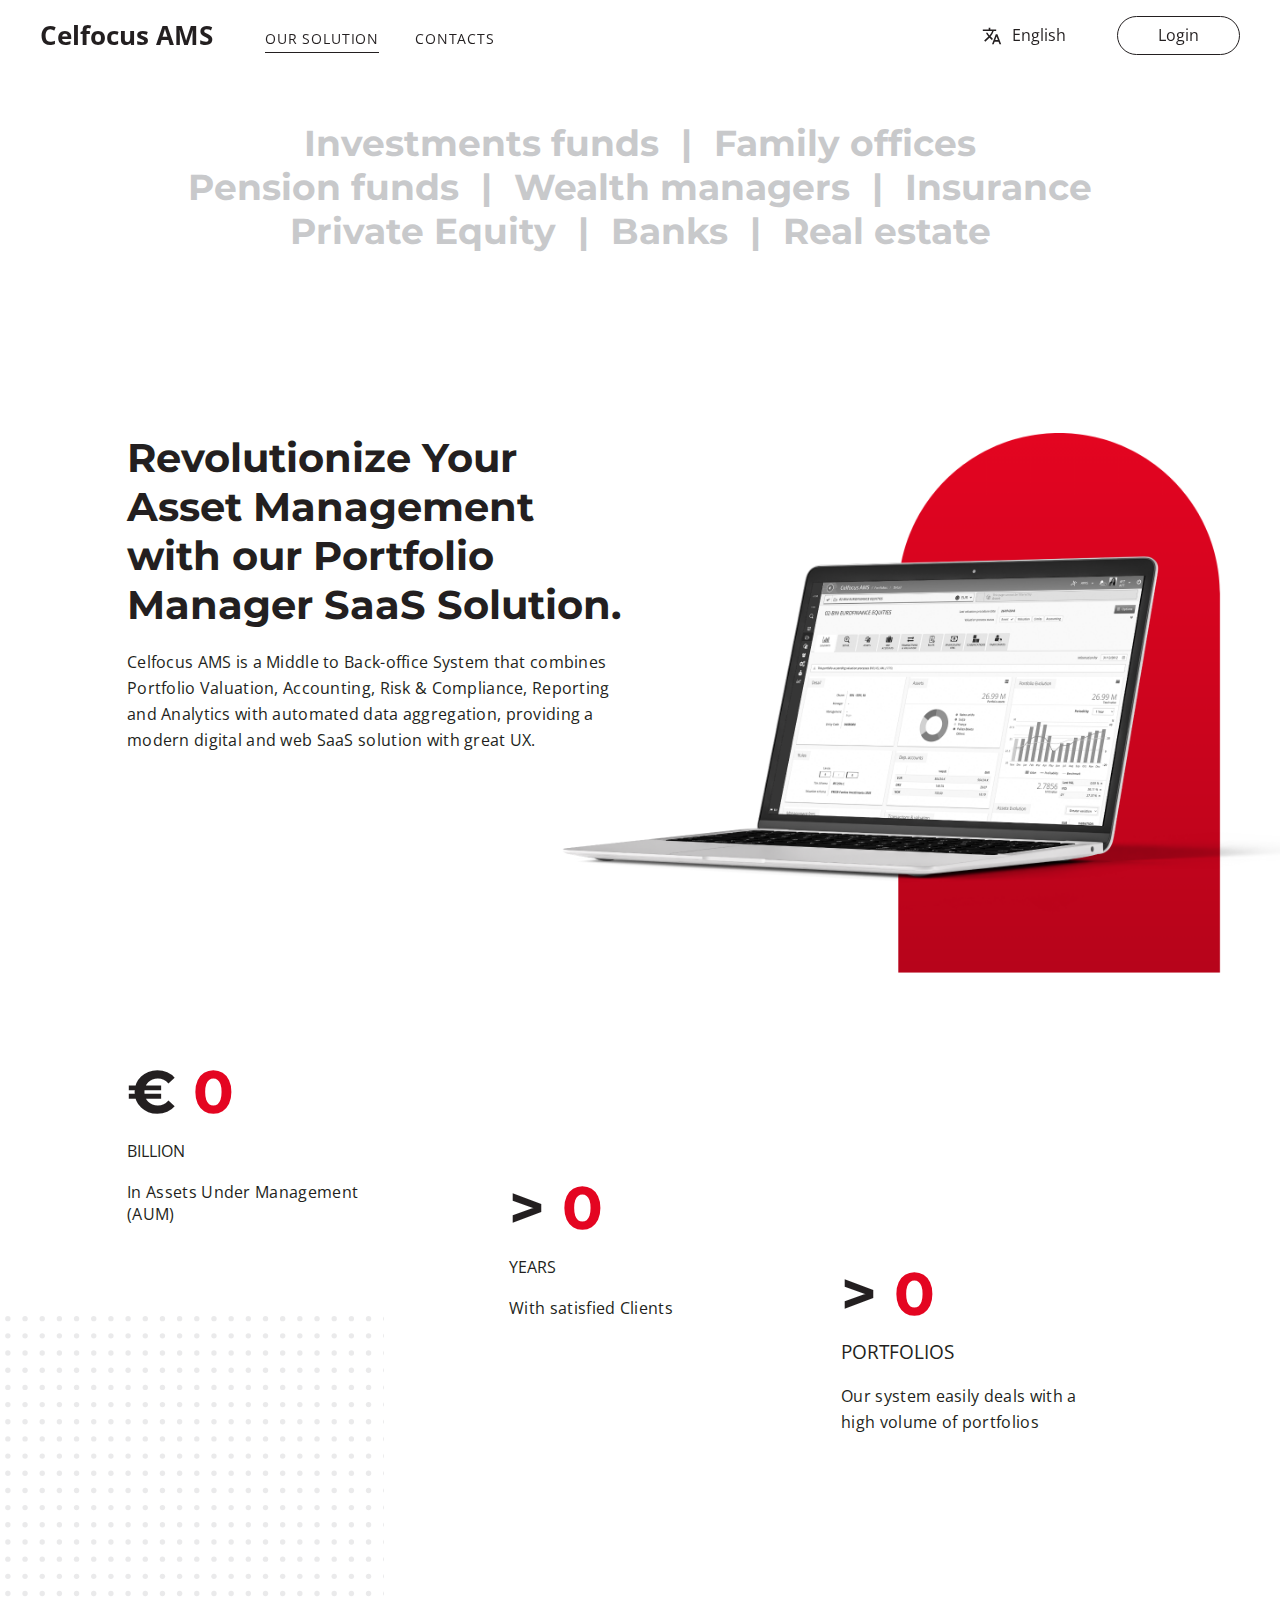
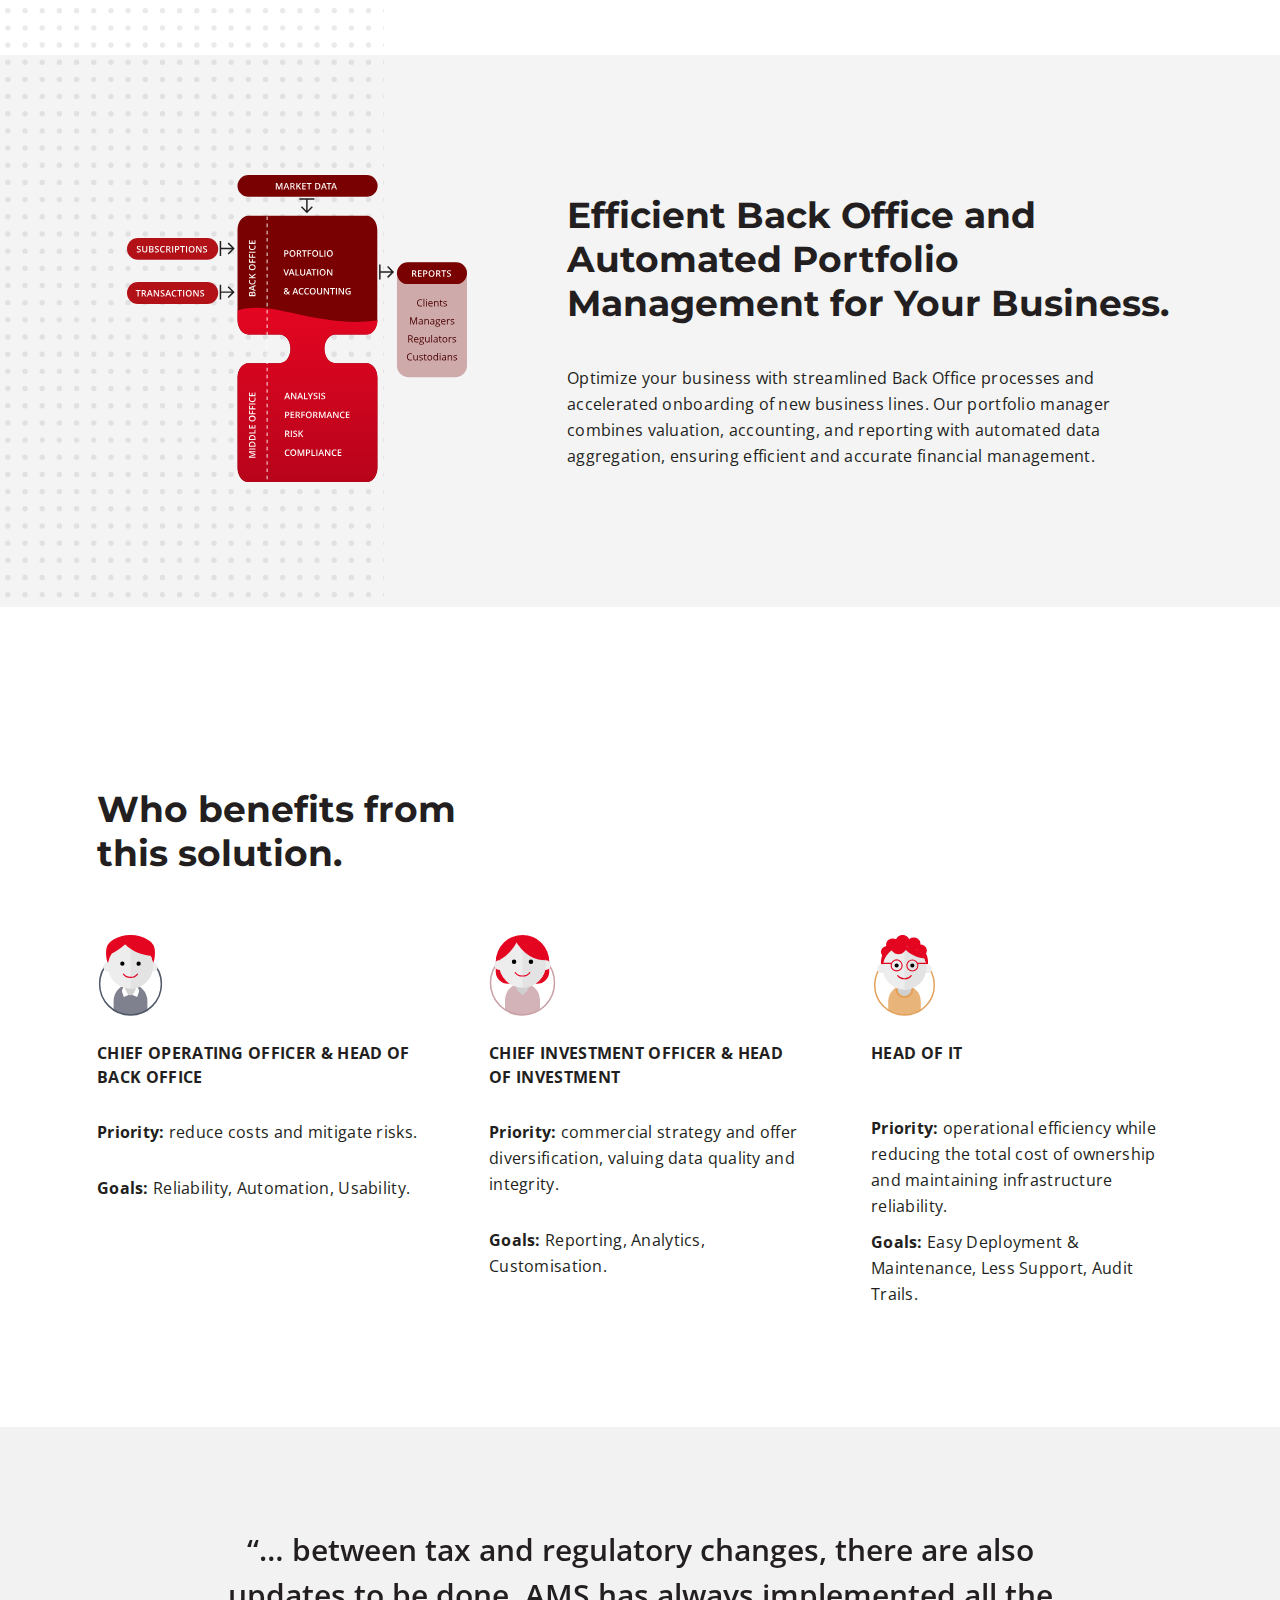
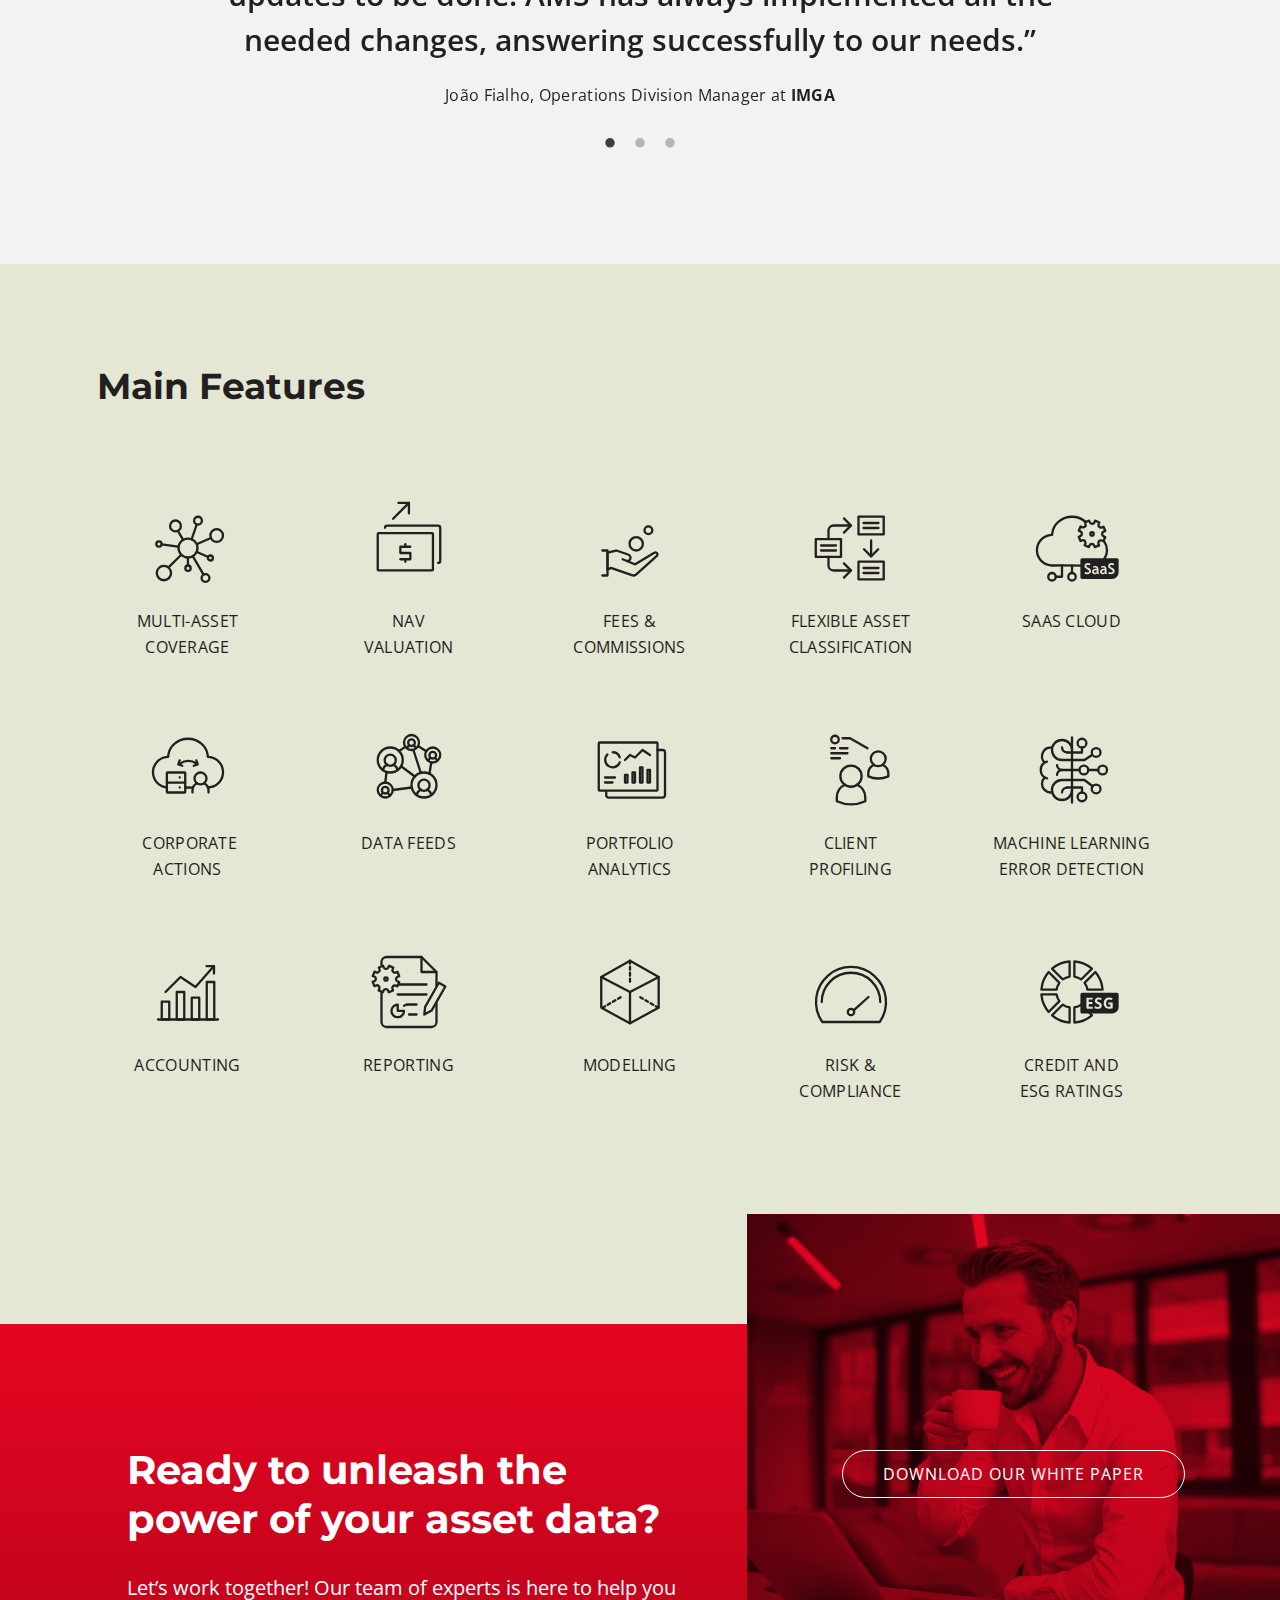
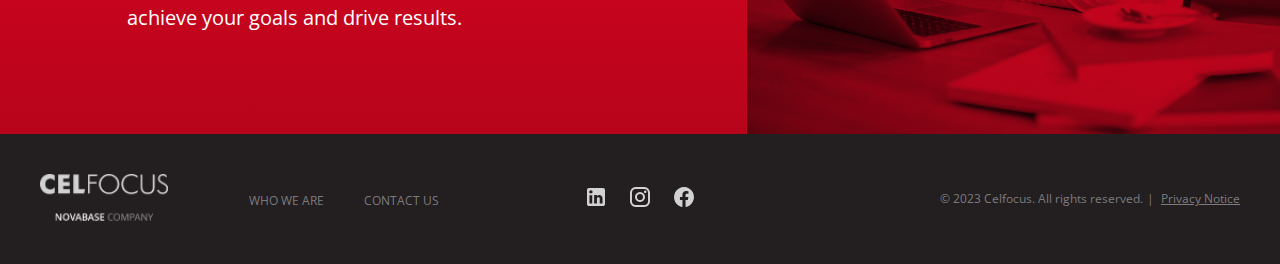
<file: solution.html>
<!DOCTYPE html>
<html lang="en">

<head>
  <meta charset="UTF-8">
  <meta http-equiv="X-UA-Compatible" content="IE=edge">
  <meta name="viewport" content="width=device-width, initial-scale=1.0">
  <link rel="stylesheet" href="/assets/styles/css/slick.css" />
  <link rel="stylesheet" href="/assets/styles/css/slick-theme.css" />
  <link rel="stylesheet" href="/assets/styles/css/main.css">
  <script src="./assets/scripts/jquery.min.js"></script>
  <script src="./assets/scripts/slick.min.js"></script>
  <script src="./assets/scripts/main.js"></script>

  <title>Celfocus AMS</title>
  <link
  rel="icon"
  type="image/putting"
  href="/assets/images/favicon-196.png"/>

  <script src="js/translate.js"></script>
  <script src="js/index.js"></script>  
</head>

<body id="page-top" onload="startupTranslate()">
  <header class="header">
    <section class="flex flex__justify--space-between flex__align--center">
      <a href="/index.html" class="header--brand" i18n="shared.celfocusAMS"></a>
      <button type="button" class="header--menu">
        <img src="assets/svg/menu-button.svg" alt="menu button icon" class="header--menu-open" />
        <img src="assets/svg/close-button.svg" alt="close menu button icon" class="header--menu-close" />
      </button>
      <nav class="header--navbar">
        <ul class="flex">
          <li><a href="/solution.html" class="active" i18n="shared.ourSolution"></a></li>
          <li><a href="#contacts" class="nav-contacts" i18n="shared.contacts"></a></li>
        </ul>
      </nav>
      <div class="header--right-content">
        <div class="header--button-language-content m-right--0 m-right--20-lg">
          <button type="button" class="button-tertiary button--language" onclick="languageDropdown()">
            <img src="assets/svg/translate-button.svg" alt="translation button icon" class="p-right--10" />
            <span class="text-color--primary" id="languageDesc" i18n="shared.language">
              <span class="hide--lg p-right--08">Change</span>
            </span>
          </button>
          <ul class="header--dropdown">
            <li id="enLanguage">
              <input type="radio" id="enTranslator" name="fav_language" value="en" onclick="hideChoosenLanguage('enLanguage')"/>
              <label for="en">English</label>
            </li>
            <li id="ptLanguage">
              <input type="radio" id="ptTranslator" name="fav_language" value="pt" onclick="hideChoosenLanguage('ptLanguage')"/>
              <label for="pt">Português</label>
            </li>
            <li id="esLanguage">
              <input type="radio" id="esTranslator" name="fav_language" value="es" onclick="hideChoosenLanguage('esLanguage')"/>
              <label for="es">Español</label>
            </li>
          </ul>
        </div>

        <button type="button" id="login" class="button--login" onclick=" window.open('/login.html'); return false;" i18n="shared.login"></button>
      </div>
    </section>
  </header>

  <section class="solution-intro section--min-height p-bottom--140-lg p-top--50 p-bottom--10">
    <div class="flex flex--column flex__justify--space-between">
      <h2 class="text-color--light  text-align--center heading heading--h3 p-x--30">
        <!-- <span class="text-color--primary text--background m-right--14-lg" i18n="solution.overview"> </span> -->
        <span class="m-x--12-lg" i18n="solution.investmentFunds"></span> | <span class="m-x--12-lg" i18n="solution.familyOffices"></span>
      </h2>
      <h2 class="text-color--light  text-align--center heading heading--h3 p-x--30">
        <span class="m-x--12-lg" i18n="solution.pensionFunds"></span> |
        <span class="m-x--12-lg" i18n="solution.wealthManagers"></span> | <span class="m-x--12-lg" i18n="solution.insurance"></span>
      </h2>
      <h2 class="text-color--light  text-align--center heading heading--h3 p-x--30 m-bottom--140-lg">
        <span class="m-x--12-lg" i18n="solution.privateEquity"></span>
        | <span class="m-x--12-lg" i18n="solution.banks"></span> | <span class="m-x--12-lg" i18n="solution.realEstate"></span>
      </h2>
      <div class="solution-intro__flex-container p-left--30 p-left--0-xl grid flex flex--column-reverse">
        <div class="grid__col--md-6 p-right--30 p-right--0-xl">
          <h2 class="heading heading--h2 text-align--left p-top--40" i18n="solution.saas"></h2>
          <p class="letter-spacing--028 text text-body--2 p-top--20" i18n="solution.saasDetails">
          </p>
        </div>
        <div class="solution-intro--image grid__col--md-6 m-top--40">
          <img class="image" src="./assets/images/pc2-red.png" alt="ams software image">
        </div>
      </div>
      <div class="solution-intro__highlight p-x--30 m-top--72 m-bottom--80 grid">
        <div
          class="flex__justify--start m-bottom--80 m-bottom--0-lg grid__col--12 grid__col--md-4 p-right--80-lg p-left--40 p-left--0-lg flex flex--column">
          <h2 class="heading heading--h1-special">
            € <span class="text-color--secondary counter" data-target="50">0</span></h2>
          <h3 class="text text-size--16 p-top--10 p-bottom--18 animated-box" i18n="solution.billion">
            
          </h3>
          <p class="text text-body--1-special letter-spacing--003 animated-box" i18n="solution.aum">
            
          </p>
        </div>
        <div
          class="flex__justify--center p-bottom--81 p-bottom--0-lg grid__col--12 grid__col--md-4 p-left--40 p-left--40-lg flex flex--column">
          <h2 class="heading heading--h1-special">
            > <span class="text-color--secondary counter" data-target="30">0</span></h2>
          <h3 class="text text-size--16 p-top--10 p-bottom--18 animated-box" i18n="solution.years">
            
          </h3>
          <p class="text text-body--1-special letter-spacing--003 animated-box" i18n="solution.satisfiedClients">
            
          </p>
        </div>
        <div
          class="flex__justify--end p-bottom--81 p-bottom--0-lg grid__col--12 grid__col--md-4 p-right--70-lg p-left--40 p-left--30-lg flex flex--column">
          <h2 class="heading heading--h1-special">
            > <span class="text-color--secondary counter" data-target="5000">0</span></h2>
          <h3 class="text text-subtitle--2-special p-top--10 p-bottom--18 animated-box" i18n="solution.portfolios">
            </h3>
          <p class="text text-size--16 letter-spacing--003 animated-box" i18n="solution.highVolume">
            
          </p>
        </div>
      </div>
  </section>
  <section class="solution-back-office p-x--30 p-y--60 p-y--120-lg p-x--0-xl position__relative">
    <div class="solution-back-office__background">
      <img src="./assets/svg/background-dot.svg" alt="dots background">
    </div>
    <div class="solution-back-office__container flex flex--column flex__justify--space-evenly ">
      <div class="solution-back-office__container-image p-left--30-lg">
        <img class="" src="./assets/svg/graphic.svg" alt="graphic">
      </div>
      <div class="solution-back-office__container-text m-left--100-lg">
        <h2
          class="solution-back-office__heading p-bottom--20 p-bottom--40-lg p-top--120 p-top--0-lg heading heading--h3 letter-spacing--0 animated-box" i18n="solution.efficient">
        </h2>
        <p class=" p-bottom--0-lg text letter-spacing--028 text-body--2 animated-box" i18n="solution.optimize">
          
        </p>
      </div>
    </div>
  </section>

  <section class="solution-benefits p-x--30 p-x--0-xl p-y--120-lg section--min-height">
    <div class="m-top--60 ">
      <div class="grid">
        <div class="grid__col--12 grid__col--md-4">
          <h2 class="heading heading--h3-brands m-bottom--40 m-bottom--60-lg animated-box" i18n="solution.whoBenefits">
            
          </h2>
        </div>
      </div>
      <div class="grid">
        <div class="item grid__col--12 grid__col--md-4 p-right--20-lg">
          <img class="" src="./assets/svg/icon-bo.svg" alt="bo figure">
          <h2 class="text text-subtitle--3 m-top--20 p-bottom--30 letter-spacing--003 animated-box" i18n="solution.coo">
            
          </h2>
          <div class=" grid__col--12 grid__col--md-6 flex flex--column flex__justify--space-between">
            <p class="letter-spacing--028 text text-body--2 m-bottom--30 animated-box" i18n="solution.cooPriority">
              
            </p>
            <p class="letter-spacing--028 text text-body--2 animated-box" i18n="solution.cooGoals">

            </p>
          </div>
        </div>
        <div class="item grid__col--12 grid__col--md-4 m-top--60 m-top--0-lg p-right--20-lg p-left--30-lg">
          <img class="" src="./assets/svg/icon-invest.svg" alt="invest figure">
          <h2 class="text text-subtitle--3 m-top--20 m-bottom--30 letter-spacing--003 animated-box" i18n="solution.cio">
            
          </h2>
          <div class="">
            <p class=" letter-spacing--028 text text-body--2 m-bottom--30 animated-box" i18n="solution.cioPriority">

            </p>
            <p class="letter-spacing--028 text text-body--2 animated-box" i18n="solution.cioGoals">
              
            </p>
          </div>
        </div>
        <div class="item grid__col--12 grid__col--md-4 m-top--60 m-top--0-lg p-left--50-lg">
          <img class="" src="./assets/svg/icon-it.svg" alt="IT figure">
          <h2 class="text text-subtitle--3 p--0 m-top--20 m-bottom--30 letter-spacing--003 animated-box" i18n="solution.itHead">
            
          </h2>
          <div class="">
            <p class="letter-spacing--028 text text-body--2 m-bottom--10 p-top--20-lg animated-box" i18n="solution.itHeadPriority">

            </p>
            <p class="letter-spacing--028 text text-body--2 p-bottom--90 p-bottom--0-lg animated-box" i18n="solution.itHeadGoals">
              
            </p>
          </div>

        </div>
      </div>
    </div>


  </section>
  <section class="solution-opinions">
    <div class="p-x--30 p-x--90-lg text-align--center p-top--100 p-bottom--100 slider">
      <div>
        <h2 class="m-bottom--20 text-subtitle--1 letter-spacing--0" i18n="solution.imgaTestimonial">
          
        </h2>
        <p class="text text-body--2 letter-spacing--028 p-x--20" i18n="solution.imgaPerson">
          
        </p>
      </div>
      <div>
        <h2 class="m-bottom--20 text-subtitle--1 letter-spacing--0" i18n="solution.petraTestimonial">
          
        </h2>
        <p class="text text-body--2 letter-spacing--028 p-x--20" i18n="solution.petraPerson">

        </p>
      </div>
      <div>
        <h2 class="m-bottom--20 text-subtitle--1 letter-spacing--0" i18n="solution.hemeraTestimonial">
          
        </h2>
        <p class="text text-body--2 letter-spacing--028 p-x--20" i18n="solution.hemeraPerson">

        </p>
      </div>
    </div>
  </section>
  <section class="solution-brands p-x--30 p-x--0-xl p-y--90 p-y--140-lg">
    <div class="flex flex--column flex__justify--space-evenly">
      <div class="grid">
        <h2 class="heading heading--h3-brands m-bottom--30 m-bottom--10-lg grid__col--12 grid__col--md-5" i18n="solution.brands">
          
        </h2>
        <p class="text text-body--brands grid__col--12 grid__col--md-12" i18n="solution.fillForm">
          
        </p>
      </div>
      <div class="solution-brands__image grid flex__justify--space-evenly flex__align--center p-top--60">
        <div class="container flex grid__col--6 grid__col--md-2">
          <img src="./assets/brands/imga-logo.png" alt="imga logo" class="">
        </div>
        <div class="container grid__col--6 grid__col--md-2">
          <img src="./assets/brands/petra-logo.png" alt="petra logo" class="">
        </div>
        <div class="container grid__col--6 grid__col--md-2 flex__justify--center flex__align--center">
          <img src="./assets/brands/millennium-logo.png" alt="millennium icon" class="">
        </div>
        <div class="container grid__col--6 grid__col--md-2">
          <img src="./assets/brands/ageas-logo.png" alt="ageas logo" class="">
        </div>
        <div class="container grid__col--6 grid__col--md-2 flex__justify--center">
          <img src="./assets/brands/sartor-logo.png" alt="sartor logo" class="">
        </div>
      </div>
    </div>
  </section>
  <section class="solution-features section--min-height p-x--30 p-y--70 p-y--100-lg ">
    <div class="m-bottom--120-lg">
      <h2 class="heading heading--h3-brands p-bottom--30 p-bottom--80-lg animated-box" i18n="solution.mainFeatures"></h2>
      <div class="solution-features__container grid flex__align--start">
        <div
          class="feature grid flex--column grid__col--6 grid__col--md-2 p-top--50 p-top--0-lg m-right--40-lg">
          <img class="grid__col--8 grid__col--md-8" src="./assets/svg/icon-asset.svg" alt="asset icon">
          <p class="feature text grid__col--8 grid__col--md-8" i18n="solution.assetCoverage"></p>
        </div>
        <div class="feature grid flex--column grid__col--6 grid__col--md-2  p-top--50 p-top--0-lg m-right--40-lg">
          <img class="grid__col--8" src="./assets/svg/icon-nav.svg" alt="nav icon">
          <p class="feature text grid__col--6" i18n="solution.navValuation"></p>
        </div>
        <div class="feature grid flex--column grid__col--6 grid__col--md-2  p-top--50 p-top--0-lg m-right--40-lg">
          <img class="grid__col--8" src="./assets/svg/icon-fees.svg" alt="fees icon">
          <p class="feature text grid__col--8 grid__col--md-8" i18n="solution.fees&Commissions"></p>
        </div>
        <div class="feature grid flex--column grid__col--6 grid__col--md-2 p-top--50 p-top--0-lg m-right--40-lg">
          <img class="grid__col--8" src="./assets/svg/icon-flexible-asset.svg" alt="transactions icon">
          <p class="feature text" i18n="solution.flexibleAssetClassification"></p>
        </div>
        <div class="feature grid flex--column grid__col--6 grid__col--md-2  p-top--50 p-top--0-lg">
          <img class="grid__col--8" src="./assets/svg/icon-saas.svg" alt="sass icon">
          <p class="feature text grid__col--6 grid__col--md-8" i18n="solution.saasCloud"></p>
        </div>
        <div class="feature grid flex--column grid__col--6 grid__col--md-2 p-top--50 m-right--40-lg">
          <img class="grid__col--8" src="./assets/svg/icon-corporate.svg" alt="corporate icon">
          <p class="feature text grid__col--6" i18n="solution.corporateActions"></p>
        </div>
        <div class="feature grid flex--column grid__col--6 grid__col--md-2 p-top--50 m-right--40-lg">
          <img class="grid__col--8" src="./assets/svg/icon-data.svg" alt="data icon">
          <p class="feature text grid__col--6 grid__col--md-8" i18n="solution.dataFeeds"></p>
        </div>
        <div class="feature grid flex--column grid__col--6 grid__col--md-2  p-top--50 m-right--40-lg">
          <img class="grid__col--8" src="./assets/svg/icon-portfolio.svg" alt="portfolio icon">
          <p class="feature tex grid__col--6" i18n="solution.portfolioAnalytics"></p>
        </div>
        <div class="feature grid flex--column grid__col--6 grid__col--md-2  p-top--50 m-right--40-lg">
          <img class="grid__col--8" src="./assets/svg/icon-client.svg" alt="client icon">
          <p class="feature text grid__col--6" i18n="solution.clientProfiling"></p>
        </div>
        <div class="feature grid flex--column grid__col--6 grid__col--md-2  p-top--50">
          <img class="grid__col--8" src="./assets/svg/icon-machine.svg" alt="machine icon">
          <p class="feature text" i18n="solution.machineLearningErrorDetection"></p>
        </div>
        <div class="feature grid flex--column grid__col--6 grid__col--md-2  p-top--50 m-right--40-lg">
          <img class="grid__col--8" src="./assets/svg/icon-accounting.svg" alt="accounting icon">
          <p class="feature text" i18n="solution.accounting"></p>
        </div>
        <div class="feature grid flex--column grid__col--6 grid__col--md-2  p-top--50 m-right--40-lg">
          <img class="grid__col--8" src="./assets/svg/icon-reporting.svg" alt="reporting icon">
          <p class="feature text" i18n="solution.reporting"></p>
        </div>
        <div class="feature grid flex--column grid__col--6 grid__col--md-2  p-top--50 m-right--40-lg">
          <img class="grid__col--8" src="./assets/svg/icon-modelling.svg" alt="modelling icon">
          <p class="feature text" i18n="solution.modelling"></p>
        </div>
        <div class="feature grid flex--column grid__col--6 grid__col--md-2  p-top--50 m-right--40-lg">
          <img class="grid__col--8" src="./assets/svg/icon-risk.svg" alt="risk icon">
          <p class="feature text grid__col--8 grid__col--md-8" i18n="solution.risk&Compliance"></p>
        </div>
        <div class="feature grid flex--column grid__col--6 grid__col--md-2  p-top--50">
          <img class="grid__col--8" src="./assets/svg/icon-credit-ESG.svg" alt="security icon">
          <p class="feature text grid__col--8" i18n="solution.esgRatings"></p>
        </div>
      </div>
    </div>

  </section>
  <section class="home-content section--min-height">
    <div
      class="home-content__text  grid flex flex--column text-color--white text-align--left flex flex--column flex__justify--space-between">
      <div
        class="home-content__description grid__col--md-7 flex flex--column flex__align--center flex__justify--center p-x--30 p-right--80-xl p-left--0-xl">
        <h2 class="heading heading--h2 m--0 p-top--70 p-bottom--30 animated-box" i18n="shared.unleash">
          
        </h2>
        <p class="line-height--22 text text-body--1 p-bottom--50 animated-box" i18n="shared.workTogether">

        </p>
      </div>
      <div
        class="home-content__image grid__col--md-5 position__relative flex flex__align--center flex__justify--center">
        <img src="./assets/svg/footer-filter.svg" alt="footer image" class="" />
        <button class="button button-secondary text text-body--2 flex__align--center" type="button" id="download-button" 
          onclick=" window.open('https://celfocus.com/home/index.php/resources/financial-services-asset-management-white-paper', '_blank'); return false;"
          i18n="shared.whitePaper"> 
          
        </button>
      </div>
    </div>

  </section>
  <footer id="contacts" class="footer grid">
    <div class="footer--info grid__col--12 grid__col--md-5">
      <a href="https://celfocus.com/" target="_blank" class="footer--info-brand">
        <img src="./assets/images/celfocus-NB-logo.png" class="" alt="celfocus logo" />
      </a>
      <ul class="list">
        <li><a href="https://celfocus.com/home/who-we-are" target="_blank" i18n="shared.whoWeAre">
          
        </a></li>
        <li><a href="https://celfocus.com/home/who-we-are#contact-us" target="_blank" i18n="shared.contactUs">
          
        </a></li>
      </ul>
    </div>
    <div class="footer--social-links grid__col--12 grid__col--md-2">
      <ul>
        <li>
          <a href="https://www.linkedin.com/company/celfocus/mycompany/verification/" target="_blank">
           <img src="./assets/svg/linkedin.svg" alt="linkedin logo"/>
         </a>
       </li>
        <li>
          <a href="https://www.instagram.com/celfocus/?igshid=xkkubbgfhed9" target="_blank">
            <img src="./assets/svg/instagram.svg" alt="instagram logo" />
          </a>
        </li>
        <li>
          <a href="https://www.facebook.com/celfocus" target="_blank">
            <img src="./assets/svg/facebook.svg" alt="facebook logo"/>
          </a>
        </li>
      </ul>
    </div>
    <div class="footer--copyright grid__col--12 grid__col--md-5">
      <p>
        <span i18n="shared.copyright"></span>
        <a class="footer-rights--link" href="https://www.celfocus.com/home/privacy-notice" target="_blank" i18n="shared.privacyNotice"></a>
      </p>
    </div>
  </footer>

  <script type="text/javascript">
    $('.slider').slick({
      infinite: true,
      autoplay: true,
      arrows: false,
      dots: true,
      slidesToShow: 1,
      slidesToScroll: 1
    });

    $(document).ready(function() {
    var counterElements = $('.counter');
    var duration = 2000; 
    var interval = 10; 

    function startCounter(counterElement, targetValue) {
      var currentValue = parseInt(counterElement.text());
      var increment = Math.ceil(targetValue / (duration / interval));
      var counter = setInterval(function() {
        currentValue += increment;
        if (currentValue >= targetValue) {
          currentValue = targetValue;
          clearInterval(counter);
        }
        counterElement.text(currentValue);
      }, interval);
    }

    var options = {
      rootMargin: '0px',
      threshold: 0.5
    };

    var observer = new IntersectionObserver(function(entries) {
      entries.forEach(function(entry) {
        if (entry.isIntersecting) {
          var targetElement = $(entry.target);
          var targetValue = parseInt(targetElement.data('target'));
          startCounter(targetElement, targetValue);
          observer.unobserve(entry.target);
        }
      });
    }, options);

    counterElements.each(function() {
      observer.observe(this);
    });
  });
  </script>
</body>
</file>
<file: assets/styles/css/main.css>
/* Fonts */
@import url("https://fonts.googleapis.com/css2?family=Montserrat:wght@400;600;700&family=Open+Sans:wght@400;600;700&display=swap");
/* Breakpoints */ /* Elevations */ /* Font sizes */ /* font-weight variables */ /* Line-heights */ /* Spacings */
/*
 *  Use this file to import the files corresponding to the settings folder.
 *  This folder is used to store variables and configurations.
 *  
 *  E.g. @forward './colors';
 */
/* This is an example file 
Please replace the content according to your design system */
*,
*::after,
*::before {
  box-sizing: border-box;
}

ul,
button,
fieldset {
  padding: 0;
}

h1,
h2,
h3 {
  margin: 0;
  padding: 0;
}

fieldset {
  border: unset;
}

ul {
  list-style: none;
}

a {
  color: inherit;
  text-decoration: none;
}

p {
  margin: 0;
}

a,
button,
label,
span {
  display: inline-flex;
}

button,
input {
  color: inherit;
  font: inherit;
  letter-spacing: inherit;
}

button {
  background-color: transparent;
  border: none;
  cursor: pointer;
}

input {
  -webkit-appearance: none;
  -moz-appearance: none;
  appearance: none;
  margin: 0;
}

strong {
  font-weight: 700;
}

/*
 *  Use this file to import the styling corresponding to the base folder.
 *  This folder is used for initial styling setup (normalize, reset, etc.).
 *  
 *  E.g. @forward './reset';
 */
.sr-only:not(:focus):not(:active) {
  clip: rect(0 0 0 0);
  clip-path: inset(50%);
  height: 1px;
  overflow: hidden;
  position: absolute;
  white-space: nowrap;
  width: 1px;
}

html {
  font-size: 100%;
}

body {
  font-family: "Open Sans", sans-serif;
  color: #231f20;
  line-height: 1.33333;
  margin: 0;
}

section {
  width: 100%;
}
@media all and (min-width: 992px) {
  section > div {
    max-width: 1086px;
    margin: auto;
  }
}

.grid {
  display: flex;
  flex-wrap: wrap;
  width: 100%;
  margin: 0;
}
.grid > .grid_col {
  flex: 1;
}
.grid > .grid__col--1 {
  flex-basis: 8.3333333333%;
  max-width: 8.3333333333%;
  padding: 0 0rem;
}
.grid > .grid__offset--1 {
  margin-left: 8.3333333333%;
}
.grid > .grid__col--2 {
  flex-basis: 16.6666666667%;
  max-width: 16.6666666667%;
  padding: 0 0rem;
}
.grid > .grid__offset--2 {
  margin-left: 16.6666666667%;
}
.grid > .grid__col--3 {
  flex-basis: 25%;
  max-width: 25%;
  padding: 0 0rem;
}
.grid > .grid__offset--3 {
  margin-left: 25%;
}
.grid > .grid__col--4 {
  flex-basis: 33.3333333333%;
  max-width: 33.3333333333%;
  padding: 0 0rem;
}
.grid > .grid__offset--4 {
  margin-left: 33.3333333333%;
}
.grid > .grid__col--5 {
  flex-basis: 41.6666666667%;
  max-width: 41.6666666667%;
  padding: 0 0rem;
}
.grid > .grid__offset--5 {
  margin-left: 41.6666666667%;
}
.grid > .grid__col--6 {
  flex-basis: 50%;
  max-width: 50%;
  padding: 0 0rem;
}
.grid > .grid__offset--6 {
  margin-left: 50%;
}
.grid > .grid__col--7 {
  flex-basis: 58.3333333333%;
  max-width: 58.3333333333%;
  padding: 0 0rem;
}
.grid > .grid__offset--7 {
  margin-left: 58.3333333333%;
}
.grid > .grid__col--8 {
  flex-basis: 66.6666666667%;
  max-width: 66.6666666667%;
  padding: 0 0rem;
}
.grid > .grid__offset--8 {
  margin-left: 66.6666666667%;
}
.grid > .grid__col--9 {
  flex-basis: 75%;
  max-width: 75%;
  padding: 0 0rem;
}
.grid > .grid__offset--9 {
  margin-left: 75%;
}
.grid > .grid__col--10 {
  flex-basis: 83.3333333333%;
  max-width: 83.3333333333%;
  padding: 0 0rem;
}
.grid > .grid__offset--10 {
  margin-left: 83.3333333333%;
}
.grid > .grid__col--11 {
  flex-basis: 91.6666666667%;
  max-width: 91.6666666667%;
  padding: 0 0rem;
}
.grid > .grid__offset--11 {
  margin-left: 91.6666666667%;
}
.grid > .grid__col--12 {
  flex-basis: 100%;
  max-width: 100%;
  padding: 0 0rem;
}
@media screen and (max-width: 600px) {
  .grid > .grid__col--xs {
    flex: 1;
  }
  .grid > .grid__col--xs-1 {
    flex-basis: 8.3333333333%;
    max-width: 8.3333333333%;
    padding: 0 0rem;
  }
  .grid > .grid__offset--xs-1 {
    margin-left: 8.3333333333%;
  }
  .grid > .grid__col--xs-2 {
    flex-basis: 16.6666666667%;
    max-width: 16.6666666667%;
    padding: 0 0rem;
  }
  .grid > .grid__offset--xs-2 {
    margin-left: 16.6666666667%;
  }
  .grid > .grid__col--xs-3 {
    flex-basis: 25%;
    max-width: 25%;
    padding: 0 0rem;
  }
  .grid > .grid__offset--xs-3 {
    margin-left: 25%;
  }
  .grid > .grid__col--xs-4 {
    flex-basis: 33.3333333333%;
    max-width: 33.3333333333%;
    padding: 0 0rem;
  }
  .grid > .grid__offset--xs-4 {
    margin-left: 33.3333333333%;
  }
  .grid > .grid__col--xs-5 {
    flex-basis: 41.6666666667%;
    max-width: 41.6666666667%;
    padding: 0 0rem;
  }
  .grid > .grid__offset--xs-5 {
    margin-left: 41.6666666667%;
  }
  .grid > .grid__col--xs-6 {
    flex-basis: 50%;
    max-width: 50%;
    padding: 0 0rem;
  }
  .grid > .grid__offset--xs-6 {
    margin-left: 50%;
  }
  .grid > .grid__col--xs-7 {
    flex-basis: 58.3333333333%;
    max-width: 58.3333333333%;
    padding: 0 0rem;
  }
  .grid > .grid__offset--xs-7 {
    margin-left: 58.3333333333%;
  }
  .grid > .grid__col--xs-8 {
    flex-basis: 66.6666666667%;
    max-width: 66.6666666667%;
    padding: 0 0rem;
  }
  .grid > .grid__offset--xs-8 {
    margin-left: 66.6666666667%;
  }
  .grid > .grid__col--xs-9 {
    flex-basis: 75%;
    max-width: 75%;
    padding: 0 0rem;
  }
  .grid > .grid__offset--xs-9 {
    margin-left: 75%;
  }
  .grid > .grid__col--xs-10 {
    flex-basis: 83.3333333333%;
    max-width: 83.3333333333%;
    padding: 0 0rem;
  }
  .grid > .grid__offset--xs-10 {
    margin-left: 83.3333333333%;
  }
  .grid > .grid__col--xs-11 {
    flex-basis: 91.6666666667%;
    max-width: 91.6666666667%;
    padding: 0 0rem;
  }
  .grid > .grid__offset--xs-11 {
    margin-left: 91.6666666667%;
  }
  .grid > .grid__col--xs-12 {
    flex-basis: 100%;
    max-width: 100%;
    padding: 0 0rem;
  }
}
@media all and (min-width: 600px) {
  .grid > .grid__col--sm {
    flex: 1;
  }
  .grid > .grid__col--sm-1 {
    flex-basis: 8.3333333333%;
    max-width: 8.3333333333%;
    padding: 0 0rem;
  }
  .grid > .grid__offset--sm-1 {
    margin-left: 8.3333333333%;
  }
  .grid > .grid__col--sm-2 {
    flex-basis: 16.6666666667%;
    max-width: 16.6666666667%;
    padding: 0 0rem;
  }
  .grid > .grid__offset--sm-2 {
    margin-left: 16.6666666667%;
  }
  .grid > .grid__col--sm-3 {
    flex-basis: 25%;
    max-width: 25%;
    padding: 0 0rem;
  }
  .grid > .grid__offset--sm-3 {
    margin-left: 25%;
  }
  .grid > .grid__col--sm-4 {
    flex-basis: 33.3333333333%;
    max-width: 33.3333333333%;
    padding: 0 0rem;
  }
  .grid > .grid__offset--sm-4 {
    margin-left: 33.3333333333%;
  }
  .grid > .grid__col--sm-5 {
    flex-basis: 41.6666666667%;
    max-width: 41.6666666667%;
    padding: 0 0rem;
  }
  .grid > .grid__offset--sm-5 {
    margin-left: 41.6666666667%;
  }
  .grid > .grid__col--sm-6 {
    flex-basis: 50%;
    max-width: 50%;
    padding: 0 0rem;
  }
  .grid > .grid__offset--sm-6 {
    margin-left: 50%;
  }
  .grid > .grid__col--sm-7 {
    flex-basis: 58.3333333333%;
    max-width: 58.3333333333%;
    padding: 0 0rem;
  }
  .grid > .grid__offset--sm-7 {
    margin-left: 58.3333333333%;
  }
  .grid > .grid__col--sm-8 {
    flex-basis: 66.6666666667%;
    max-width: 66.6666666667%;
    padding: 0 0rem;
  }
  .grid > .grid__offset--sm-8 {
    margin-left: 66.6666666667%;
  }
  .grid > .grid__col--sm-9 {
    flex-basis: 75%;
    max-width: 75%;
    padding: 0 0rem;
  }
  .grid > .grid__offset--sm-9 {
    margin-left: 75%;
  }
  .grid > .grid__col--sm-10 {
    flex-basis: 83.3333333333%;
    max-width: 83.3333333333%;
    padding: 0 0rem;
  }
  .grid > .grid__offset--sm-10 {
    margin-left: 83.3333333333%;
  }
  .grid > .grid__col--sm-11 {
    flex-basis: 91.6666666667%;
    max-width: 91.6666666667%;
    padding: 0 0rem;
  }
  .grid > .grid__offset--sm-11 {
    margin-left: 91.6666666667%;
  }
  .grid > .grid__col--sm-12 {
    flex-basis: 100%;
    max-width: 100%;
    padding: 0 0rem;
  }
}
@media all and (min-width: 992px) {
  .grid > .grid__col--md {
    flex: 1;
  }
  .grid > .grid__col--md-1 {
    flex-basis: 8.3333333333%;
    max-width: 8.3333333333%;
    padding: 0 0rem;
  }
  .grid > .grid__offset--md-1 {
    margin-left: 8.3333333333%;
  }
  .grid > .grid__col--md-2 {
    flex-basis: 16.6666666667%;
    max-width: 16.6666666667%;
    padding: 0 0rem;
  }
  .grid > .grid__offset--md-2 {
    margin-left: 16.6666666667%;
  }
  .grid > .grid__col--md-3 {
    flex-basis: 25%;
    max-width: 25%;
    padding: 0 0rem;
  }
  .grid > .grid__offset--md-3 {
    margin-left: 25%;
  }
  .grid > .grid__col--md-4 {
    flex-basis: 33.3333333333%;
    max-width: 33.3333333333%;
    padding: 0 0rem;
  }
  .grid > .grid__offset--md-4 {
    margin-left: 33.3333333333%;
  }
  .grid > .grid__col--md-5 {
    flex-basis: 41.6666666667%;
    max-width: 41.6666666667%;
    padding: 0 0rem;
  }
  .grid > .grid__offset--md-5 {
    margin-left: 41.6666666667%;
  }
  .grid > .grid__col--md-6 {
    flex-basis: 50%;
    max-width: 50%;
    padding: 0 0rem;
  }
  .grid > .grid__offset--md-6 {
    margin-left: 50%;
  }
  .grid > .grid__col--md-7 {
    flex-basis: 58.3333333333%;
    max-width: 58.3333333333%;
    padding: 0 0rem;
  }
  .grid > .grid__offset--md-7 {
    margin-left: 58.3333333333%;
  }
  .grid > .grid__col--md-8 {
    flex-basis: 66.6666666667%;
    max-width: 66.6666666667%;
    padding: 0 0rem;
  }
  .grid > .grid__offset--md-8 {
    margin-left: 66.6666666667%;
  }
  .grid > .grid__col--md-9 {
    flex-basis: 75%;
    max-width: 75%;
    padding: 0 0rem;
  }
  .grid > .grid__offset--md-9 {
    margin-left: 75%;
  }
  .grid > .grid__col--md-10 {
    flex-basis: 83.3333333333%;
    max-width: 83.3333333333%;
    padding: 0 0rem;
  }
  .grid > .grid__offset--md-10 {
    margin-left: 83.3333333333%;
  }
  .grid > .grid__col--md-11 {
    flex-basis: 91.6666666667%;
    max-width: 91.6666666667%;
    padding: 0 0rem;
  }
  .grid > .grid__offset--md-11 {
    margin-left: 91.6666666667%;
  }
  .grid > .grid__col--md-12 {
    flex-basis: 100%;
    max-width: 100%;
    padding: 0 0rem;
  }
}
@media all and (min-width: 1360px) {
  .grid > .grid__col--lg-1 {
    flex-basis: 8.3333333333%;
    max-width: 8.3333333333%;
    padding: 0 0rem;
  }
  .grid > .grid__offset--lg-1 {
    margin-left: 8.3333333333%;
  }
  .grid > .grid__col--lg-2 {
    flex-basis: 16.6666666667%;
    max-width: 16.6666666667%;
    padding: 0 0rem;
  }
  .grid > .grid__offset--lg-2 {
    margin-left: 16.6666666667%;
  }
  .grid > .grid__col--lg-3 {
    flex-basis: 25%;
    max-width: 25%;
    padding: 0 0rem;
  }
  .grid > .grid__offset--lg-3 {
    margin-left: 25%;
  }
  .grid > .grid__col--lg-4 {
    flex-basis: 33.3333333333%;
    max-width: 33.3333333333%;
    padding: 0 0rem;
  }
  .grid > .grid__offset--lg-4 {
    margin-left: 33.3333333333%;
  }
  .grid > .grid__col--lg-5 {
    flex-basis: 41.6666666667%;
    max-width: 41.6666666667%;
    padding: 0 0rem;
  }
  .grid > .grid__offset--lg-5 {
    margin-left: 41.6666666667%;
  }
  .grid > .grid__col--lg-6 {
    flex-basis: 50%;
    max-width: 50%;
    padding: 0 0rem;
  }
  .grid > .grid__offset--lg-6 {
    margin-left: 50%;
  }
  .grid > .grid__col--lg-7 {
    flex-basis: 58.3333333333%;
    max-width: 58.3333333333%;
    padding: 0 0rem;
  }
  .grid > .grid__offset--lg-7 {
    margin-left: 58.3333333333%;
  }
  .grid > .grid__col--lg-8 {
    flex-basis: 66.6666666667%;
    max-width: 66.6666666667%;
    padding: 0 0rem;
  }
  .grid > .grid__offset--lg-8 {
    margin-left: 66.6666666667%;
  }
  .grid > .grid__col--lg-9 {
    flex-basis: 75%;
    max-width: 75%;
    padding: 0 0rem;
  }
  .grid > .grid__offset--lg-9 {
    margin-left: 75%;
  }
  .grid > .grid__col--lg-10 {
    flex-basis: 83.3333333333%;
    max-width: 83.3333333333%;
    padding: 0 0rem;
  }
  .grid > .grid__offset--lg-10 {
    margin-left: 83.3333333333%;
  }
  .grid > .grid__col--lg-11 {
    flex-basis: 91.6666666667%;
    max-width: 91.6666666667%;
    padding: 0 0rem;
  }
  .grid > .grid__offset--lg-11 {
    margin-left: 91.6666666667%;
  }
  .grid > .grid__col--lg-12 {
    flex-basis: 100%;
    max-width: 100%;
    padding: 0 0rem;
  }
}
@media all and (min-width: 1600px) {
  .grid > .grid__col--xl-1 {
    flex-basis: 8.3333333333%;
    max-width: 8.3333333333%;
    padding: 0 0rem;
  }
  .grid > .grid__offset--xl-1 {
    margin-left: 8.3333333333%;
  }
  .grid > .grid__col--xl-2 {
    flex-basis: 16.6666666667%;
    max-width: 16.6666666667%;
    padding: 0 0rem;
  }
  .grid > .grid__offset--xl-2 {
    margin-left: 16.6666666667%;
  }
  .grid > .grid__col--xl-3 {
    flex-basis: 25%;
    max-width: 25%;
    padding: 0 0rem;
  }
  .grid > .grid__offset--xl-3 {
    margin-left: 25%;
  }
  .grid > .grid__col--xl-4 {
    flex-basis: 33.3333333333%;
    max-width: 33.3333333333%;
    padding: 0 0rem;
  }
  .grid > .grid__offset--xl-4 {
    margin-left: 33.3333333333%;
  }
  .grid > .grid__col--xl-5 {
    flex-basis: 41.6666666667%;
    max-width: 41.6666666667%;
    padding: 0 0rem;
  }
  .grid > .grid__offset--xl-5 {
    margin-left: 41.6666666667%;
  }
  .grid > .grid__col--xl-6 {
    flex-basis: 50%;
    max-width: 50%;
    padding: 0 0rem;
  }
  .grid > .grid__offset--xl-6 {
    margin-left: 50%;
  }
  .grid > .grid__col--xl-7 {
    flex-basis: 58.3333333333%;
    max-width: 58.3333333333%;
    padding: 0 0rem;
  }
  .grid > .grid__offset--xl-7 {
    margin-left: 58.3333333333%;
  }
  .grid > .grid__col--xl-8 {
    flex-basis: 66.6666666667%;
    max-width: 66.6666666667%;
    padding: 0 0rem;
  }
  .grid > .grid__offset--xl-8 {
    margin-left: 66.6666666667%;
  }
  .grid > .grid__col--xl-9 {
    flex-basis: 75%;
    max-width: 75%;
    padding: 0 0rem;
  }
  .grid > .grid__offset--xl-9 {
    margin-left: 75%;
  }
  .grid > .grid__col--xl-10 {
    flex-basis: 83.3333333333%;
    max-width: 83.3333333333%;
    padding: 0 0rem;
  }
  .grid > .grid__offset--xl-10 {
    margin-left: 83.3333333333%;
  }
  .grid > .grid__col--xl-11 {
    flex-basis: 91.6666666667%;
    max-width: 91.6666666667%;
    padding: 0 0rem;
  }
  .grid > .grid__offset--xl-11 {
    margin-left: 91.6666666667%;
  }
  .grid > .grid__col--xl-12 {
    flex-basis: 100%;
    max-width: 100%;
    padding: 0 0rem;
  }
}

picture {
  line-height: 0;
}

/*
 *  Use this file to import the styling corresponding to the generic folder.
 *  This folder is used for generic styling (animation, grid, etc.).
 *  
 *  E.g. @forward './animations';
 */
.border-radius--20 {
  border-radius: 1.25rem;
}
.border-radius--24 {
  border-radius: 1.5rem;
}

.box-shadow--bottom {
  box-shadow: 0px 3px 6px rgba(0, 0, 0, 0.1607843137);
}

.flex__align--start {
  align-items: flex-start;
}
.flex__align--center {
  align-items: center;
}
.flex__align--end {
  align-items: flex-end;
}
@media all and (min-width: 600px) {
  .flex__align--start-md {
    align-items: flex-start;
  }
  .flex__align--center-md {
    align-items: center;
  }
  .flex__align--end-md {
    align-items: flex-end;
  }
}
@media all and (min-width: 992px) {
  .flex__align--start-lg {
    align-items: flex-start;
  }
  .flex__align--center-lg {
    align-items: center;
  }
  .flex__align--end-lg {
    align-items: flex-end;
  }
}
@media all and (min-width: 1360px) {
  .flex__align--start-xl {
    align-items: flex-start;
  }
  .flex__align--center-xl {
    align-items: center;
  }
  .flex__align--end-xl {
    align-items: flex-end;
  }
}
.flex__align-self--start {
  align-self: flex-start;
}
.flex__align-self--center {
  align-self: center;
}
.flex__align-self--end {
  align-self: flex-end;
}
@media all and (min-width: 600px) {
  .flex__align-self--start-md {
    align-self: flex-start;
  }
  .flex__align-self--center-md {
    align-self: center;
  }
  .flex__align-self--end-md {
    align-self: flex-end;
  }
}
@media all and (min-width: 992px) {
  .flex__align-self--start-lg {
    align-self: flex-start;
  }
  .flex__align-self--center-lg {
    align-self: center;
  }
  .flex__align-self--end-lg {
    align-self: flex-end;
  }
}
@media all and (min-width: 1360px) {
  .flex__align-self--start-xl {
    align-self: flex-start;
  }
  .flex__align-self--center-xl {
    align-self: center;
  }
  .flex__align-self--end-xl {
    align-self: flex-end;
  }
}

.flex--row {
  flex-direction: row;
}
.flex--row-reverse {
  flex-direction: row-reverse;
}
.flex--column {
  flex-direction: column;
}
.flex--column-reverse {
  flex-direction: column-reverse;
}
@media all and (min-width: 600px) {
  .flex--row-md {
    flex-direction: row;
  }
  .flex--row-reverse-md {
    flex-direction: row-reverse;
  }
  .flex--column-md {
    flex-direction: column;
  }
  .flex--column-reverse-md {
    flex-direction: column-reverse;
  }
}
@media all and (min-width: 992px) {
  .flex--row-lg {
    flex-direction: row;
  }
  .flex--row-reverse-lg {
    flex-direction: row-reverse;
  }
  .flex--column-lg {
    flex-direction: column;
  }
  .flex--column-reverse-lg {
    flex-direction: column-reverse;
  }
}
@media all and (min-width: 1360px) {
  .flex--row-xl {
    flex-direction: row;
  }
  .flex--row-reverse-xl {
    flex-direction: row-reverse;
  }
  .flex--column-xl {
    flex-direction: column;
  }
  .flex--column-reverse-xl {
    flex-direction: column-reverse;
  }
}

.flex__grow, .flex__grow--equal > * {
  flex: 1;
}
.flex__grow--auto > * {
  flex: auto;
}

.flex__justify--start {
  justify-content: flex-start;
}
.flex__justify--center {
  justify-content: center;
}
.flex__justify--end {
  justify-content: flex-end;
}
.flex__justify--space-around {
  justify-content: space-around;
}
.flex__justify--space-between {
  justify-content: space-between;
}
.flex__justify--space-evenly {
  justify-content: space-evenly;
}
@media all and (min-width: 600px) {
  .flex__justify--start-md {
    justify-content: flex-start;
  }
  .flex__justify--center-md {
    justify-content: center;
  }
  .flex__justify--end-md {
    justify-content: flex-end;
  }
  .flex__justify--space-around-md {
    justify-content: space-around;
  }
  .flex__justify--space-between-md {
    justify-content: space-between;
  }
  .flex__justify--space-evenly-md {
    justify-content: space-evenly;
  }
}
@media all and (min-width: 992px) {
  .flex__justify--start-lg {
    justify-content: flex-start;
  }
  .flex__justify--center-lg {
    justify-content: center;
  }
  .flex__justify--end-lg {
    justify-content: flex-end;
  }
  .flex__justify--space-around-lg {
    justify-content: space-around;
  }
  .flex__justify--space-between-lg {
    justify-content: space-between;
  }
  .flex__justify--space-evenly-lg {
    justify-content: space-evenly;
  }
}
@media all and (min-width: 1360px) {
  .flex__justify--start-xl {
    justify-content: flex-start;
  }
  .flex__justify--center-xl {
    justify-content: center;
  }
  .flex__justify--end-xl {
    justify-content: flex-end;
  }
  .flex__justify--space-around-xl {
    justify-content: space-around;
  }
  .flex__justify--space-between-xl {
    justify-content: space-between;
  }
  .flex__justify--space-evenly-xl {
    justify-content: space-evenly;
  }
}
.flex__justify-self--start {
  justify-self: flex-start;
}
.flex__justify-self--center {
  justify-self: center;
}
.flex__justify-self--end {
  justify-self: flex-end;
}
.flex__justify-self--space-around {
  justify-self: space-around;
}
.flex__justify-self--space-between {
  justify-self: space-between;
}
.flex__justify-self--space-evenly {
  justify-self: space-evenly;
}
@media all and (min-width: 600px) {
  .flex__justify-self--start-md {
    justify-self: flex-start;
  }
  .flex__justify-self--center-md {
    justify-self: center;
  }
  .flex__justify-self--end-md {
    justify-self: flex-end;
  }
  .flex__justify-self--space-around-md {
    justify-self: space-around;
  }
  .flex__justify-self--space-between-md {
    justify-self: space-between;
  }
  .flex__justify-self--space-evenly-md {
    justify-self: space-evenly;
  }
}
@media all and (min-width: 992px) {
  .flex__justify-self--start-lg {
    justify-self: flex-start;
  }
  .flex__justify-self--center-lg {
    justify-self: center;
  }
  .flex__justify-self--end-lg {
    justify-self: flex-end;
  }
  .flex__justify-self--space-around-lg {
    justify-self: space-around;
  }
  .flex__justify-self--space-between-lg {
    justify-self: space-between;
  }
  .flex__justify-self--space-evenly-lg {
    justify-self: space-evenly;
  }
}
@media all and (min-width: 1360px) {
  .flex__justify-self--start-xl {
    justify-self: flex-start;
  }
  .flex__justify-self--center-xl {
    justify-self: center;
  }
  .flex__justify-self--end-xl {
    justify-self: flex-end;
  }
  .flex__justify-self--space-around-xl {
    justify-self: space-around;
  }
  .flex__justify-self--space-between-xl {
    justify-self: space-between;
  }
  .flex__justify-self--space-evenly-xl {
    justify-self: space-evenly;
  }
}

.flex--wrap {
  flex-wrap: wrap;
}
.flex--no-wrap {
  flex-wrap: no-wrap;
}
@media all and (min-width: 600px) {
  .flex--wrap-md {
    flex-wrap: wrap;
  }
  .flex--no-wrap-md {
    flex-wrap: no-wrap;
  }
}
@media all and (min-width: 992px) {
  .flex--wrap-lg {
    flex-wrap: wrap;
  }
  .flex--no-wrap-lg {
    flex-wrap: no-wrap;
  }
}
@media all and (min-width: 1360px) {
  .flex--wrap-xl {
    flex-wrap: wrap;
  }
  .flex--no-wrap-xl {
    flex-wrap: no-wrap;
  }
}

.flex {
  display: flex;
}
.flex--inline {
  display: inline-flex;
}
@media all and (min-width: 600px) {
  .flex-md {
    display: flex;
  }
  .flex--inline-md {
    display: inline-flex;
  }
}
@media all and (min-width: 992px) {
  .flex-lg {
    display: flex;
  }
  .flex--inline-lg {
    display: inline-flex;
  }
}
@media all and (min-width: 1360px) {
  .flex-xl {
    display: flex;
  }
  .flex--inline-xl {
    display: inline-flex;
  }
}

.font-weight--regular {
  font-weight: 400;
}
.font-weight--medium {
  font-weight: 500;
}
.font-weight--semibold {
  font-weight: 600;
}
.font-weight--bold {
  font-weight: 700;
}

.font-size--12 {
  font-size: 0.75rem;
}
.font-size--14 {
  font-size: 0.875rem;
}
.font-size--16 {
  font-size: 1rem;
}
.font-size--20 {
  font-size: 1.25rem;
}
.font-size--30 {
  font-size: 1.875rem;
}
.font-size--36 {
  font-size: 2.25rem;
}
.font-size--40 {
  font-size: 2.5rem;
}
.font-size--60 {
  font-size: 3.75rem;
}

.m-x--auto {
  margin-left: auto !important;
  margin-right: auto !important;
}

.m-y--auto {
  margin-top: auto !important;
  margin-bottom: auto !important;
}

.m--auto {
  margin: auto !important;
}

.m-top--auto {
  margin-top: auto !important;
}

.m-bottom--auto {
  margin-bottom: auto !important;
}

body:not([dir=rtl]) .m-right--auto {
  margin-right: auto !important;
}

body[dir=rtl] .m-right--auto {
  margin-left: auto !important;
}

body:not([dir=rtl]) .m-left--auto {
  margin-left: auto !important;
}

body[dir=rtl] .m-left--auto {
  margin-right: auto !important;
}

.p-x--auto {
  padding-left: auto !important;
  padding-right: auto !important;
}

.p-y--auto {
  padding-top: auto !important;
  padding-bottom: auto !important;
}

.p--auto {
  padding: auto !important;
}

.p-top--auto {
  padding-top: auto !important;
}

.p-bottom--auto {
  padding-bottom: auto !important;
}

body:not([dir=rtl]) .p-right--auto {
  padding-right: auto !important;
}

body[dir=rtl] .p-right--auto {
  padding-left: auto !important;
}

body:not([dir=rtl]) .p-left--auto {
  padding-left: auto !important;
}

body[dir=rtl] .p-left--auto {
  padding-right: auto !important;
}

.m-x--0 {
  margin-left: 0 !important;
  margin-right: 0 !important;
}

.m-y--0 {
  margin-top: 0 !important;
  margin-bottom: 0 !important;
}

.m--0 {
  margin: 0 !important;
}

.m-top--0 {
  margin-top: 0 !important;
}

.m-bottom--0 {
  margin-bottom: 0 !important;
}

body:not([dir=rtl]) .m-right--0 {
  margin-right: 0 !important;
}

body[dir=rtl] .m-right--0 {
  margin-left: 0 !important;
}

body:not([dir=rtl]) .m-left--0 {
  margin-left: 0 !important;
}

body[dir=rtl] .m-left--0 {
  margin-right: 0 !important;
}

.p-x--0 {
  padding-left: 0 !important;
  padding-right: 0 !important;
}

.p-y--0 {
  padding-top: 0 !important;
  padding-bottom: 0 !important;
}

.p--0 {
  padding: 0 !important;
}

.p-top--0 {
  padding-top: 0 !important;
}

.p-bottom--0 {
  padding-bottom: 0 !important;
}

body:not([dir=rtl]) .p-right--0 {
  padding-right: 0 !important;
}

body[dir=rtl] .p-right--0 {
  padding-left: 0 !important;
}

body:not([dir=rtl]) .p-left--0 {
  padding-left: 0 !important;
}

body[dir=rtl] .p-left--0 {
  padding-right: 0 !important;
}

.m-x--04 {
  margin-left: 0.25rem !important;
  margin-right: 0.25rem !important;
}

.m-y--04 {
  margin-top: 0.25rem !important;
  margin-bottom: 0.25rem !important;
}

.m--04 {
  margin: 0.25rem !important;
}

.m-top--04 {
  margin-top: 0.25rem !important;
}

.m-bottom--04 {
  margin-bottom: 0.25rem !important;
}

body:not([dir=rtl]) .m-right--04 {
  margin-right: 0.25rem !important;
}

body[dir=rtl] .m-right--04 {
  margin-left: 0.25rem !important;
}

body:not([dir=rtl]) .m-left--04 {
  margin-left: 0.25rem !important;
}

body[dir=rtl] .m-left--04 {
  margin-right: 0.25rem !important;
}

.p-x--04 {
  padding-left: 0.25rem !important;
  padding-right: 0.25rem !important;
}

.p-y--04 {
  padding-top: 0.25rem !important;
  padding-bottom: 0.25rem !important;
}

.p--04 {
  padding: 0.25rem !important;
}

.p-top--04 {
  padding-top: 0.25rem !important;
}

.p-bottom--04 {
  padding-bottom: 0.25rem !important;
}

body:not([dir=rtl]) .p-right--04 {
  padding-right: 0.25rem !important;
}

body[dir=rtl] .p-right--04 {
  padding-left: 0.25rem !important;
}

body:not([dir=rtl]) .p-left--04 {
  padding-left: 0.25rem !important;
}

body[dir=rtl] .p-left--04 {
  padding-right: 0.25rem !important;
}

.m-x--06 {
  margin-left: 0.375rem !important;
  margin-right: 0.375rem !important;
}

.m-y--06 {
  margin-top: 0.375rem !important;
  margin-bottom: 0.375rem !important;
}

.m--06 {
  margin: 0.375rem !important;
}

.m-top--06 {
  margin-top: 0.375rem !important;
}

.m-bottom--06 {
  margin-bottom: 0.375rem !important;
}

body:not([dir=rtl]) .m-right--06 {
  margin-right: 0.375rem !important;
}

body[dir=rtl] .m-right--06 {
  margin-left: 0.375rem !important;
}

body:not([dir=rtl]) .m-left--06 {
  margin-left: 0.375rem !important;
}

body[dir=rtl] .m-left--06 {
  margin-right: 0.375rem !important;
}

.p-x--06 {
  padding-left: 0.375rem !important;
  padding-right: 0.375rem !important;
}

.p-y--06 {
  padding-top: 0.375rem !important;
  padding-bottom: 0.375rem !important;
}

.p--06 {
  padding: 0.375rem !important;
}

.p-top--06 {
  padding-top: 0.375rem !important;
}

.p-bottom--06 {
  padding-bottom: 0.375rem !important;
}

body:not([dir=rtl]) .p-right--06 {
  padding-right: 0.375rem !important;
}

body[dir=rtl] .p-right--06 {
  padding-left: 0.375rem !important;
}

body:not([dir=rtl]) .p-left--06 {
  padding-left: 0.375rem !important;
}

body[dir=rtl] .p-left--06 {
  padding-right: 0.375rem !important;
}

.m-x--08 {
  margin-left: 0.5rem !important;
  margin-right: 0.5rem !important;
}

.m-y--08 {
  margin-top: 0.5rem !important;
  margin-bottom: 0.5rem !important;
}

.m--08 {
  margin: 0.5rem !important;
}

.m-top--08 {
  margin-top: 0.5rem !important;
}

.m-bottom--08 {
  margin-bottom: 0.5rem !important;
}

body:not([dir=rtl]) .m-right--08 {
  margin-right: 0.5rem !important;
}

body[dir=rtl] .m-right--08 {
  margin-left: 0.5rem !important;
}

body:not([dir=rtl]) .m-left--08 {
  margin-left: 0.5rem !important;
}

body[dir=rtl] .m-left--08 {
  margin-right: 0.5rem !important;
}

.p-x--08 {
  padding-left: 0.5rem !important;
  padding-right: 0.5rem !important;
}

.p-y--08 {
  padding-top: 0.5rem !important;
  padding-bottom: 0.5rem !important;
}

.p--08 {
  padding: 0.5rem !important;
}

.p-top--08 {
  padding-top: 0.5rem !important;
}

.p-bottom--08 {
  padding-bottom: 0.5rem !important;
}

body:not([dir=rtl]) .p-right--08 {
  padding-right: 0.5rem !important;
}

body[dir=rtl] .p-right--08 {
  padding-left: 0.5rem !important;
}

body:not([dir=rtl]) .p-left--08 {
  padding-left: 0.5rem !important;
}

body[dir=rtl] .p-left--08 {
  padding-right: 0.5rem !important;
}

.m-x--09 {
  margin-left: 0.563rem !important;
  margin-right: 0.563rem !important;
}

.m-y--09 {
  margin-top: 0.563rem !important;
  margin-bottom: 0.563rem !important;
}

.m--09 {
  margin: 0.563rem !important;
}

.m-top--09 {
  margin-top: 0.563rem !important;
}

.m-bottom--09 {
  margin-bottom: 0.563rem !important;
}

body:not([dir=rtl]) .m-right--09 {
  margin-right: 0.563rem !important;
}

body[dir=rtl] .m-right--09 {
  margin-left: 0.563rem !important;
}

body:not([dir=rtl]) .m-left--09 {
  margin-left: 0.563rem !important;
}

body[dir=rtl] .m-left--09 {
  margin-right: 0.563rem !important;
}

.p-x--09 {
  padding-left: 0.563rem !important;
  padding-right: 0.563rem !important;
}

.p-y--09 {
  padding-top: 0.563rem !important;
  padding-bottom: 0.563rem !important;
}

.p--09 {
  padding: 0.563rem !important;
}

.p-top--09 {
  padding-top: 0.563rem !important;
}

.p-bottom--09 {
  padding-bottom: 0.563rem !important;
}

body:not([dir=rtl]) .p-right--09 {
  padding-right: 0.563rem !important;
}

body[dir=rtl] .p-right--09 {
  padding-left: 0.563rem !important;
}

body:not([dir=rtl]) .p-left--09 {
  padding-left: 0.563rem !important;
}

body[dir=rtl] .p-left--09 {
  padding-right: 0.563rem !important;
}

.m-x--10 {
  margin-left: 0.625rem !important;
  margin-right: 0.625rem !important;
}

.m-y--10 {
  margin-top: 0.625rem !important;
  margin-bottom: 0.625rem !important;
}

.m--10 {
  margin: 0.625rem !important;
}

.m-top--10 {
  margin-top: 0.625rem !important;
}

.m-bottom--10 {
  margin-bottom: 0.625rem !important;
}

body:not([dir=rtl]) .m-right--10 {
  margin-right: 0.625rem !important;
}

body[dir=rtl] .m-right--10 {
  margin-left: 0.625rem !important;
}

body:not([dir=rtl]) .m-left--10 {
  margin-left: 0.625rem !important;
}

body[dir=rtl] .m-left--10 {
  margin-right: 0.625rem !important;
}

.p-x--10 {
  padding-left: 0.625rem !important;
  padding-right: 0.625rem !important;
}

.p-y--10 {
  padding-top: 0.625rem !important;
  padding-bottom: 0.625rem !important;
}

.p--10 {
  padding: 0.625rem !important;
}

.p-top--10 {
  padding-top: 0.625rem !important;
}

.p-bottom--10 {
  padding-bottom: 0.625rem !important;
}

body:not([dir=rtl]) .p-right--10 {
  padding-right: 0.625rem !important;
}

body[dir=rtl] .p-right--10 {
  padding-left: 0.625rem !important;
}

body:not([dir=rtl]) .p-left--10 {
  padding-left: 0.625rem !important;
}

body[dir=rtl] .p-left--10 {
  padding-right: 0.625rem !important;
}

.m-x--12 {
  margin-left: 0.75rem !important;
  margin-right: 0.75rem !important;
}

.m-y--12 {
  margin-top: 0.75rem !important;
  margin-bottom: 0.75rem !important;
}

.m--12 {
  margin: 0.75rem !important;
}

.m-top--12 {
  margin-top: 0.75rem !important;
}

.m-bottom--12 {
  margin-bottom: 0.75rem !important;
}

body:not([dir=rtl]) .m-right--12 {
  margin-right: 0.75rem !important;
}

body[dir=rtl] .m-right--12 {
  margin-left: 0.75rem !important;
}

body:not([dir=rtl]) .m-left--12 {
  margin-left: 0.75rem !important;
}

body[dir=rtl] .m-left--12 {
  margin-right: 0.75rem !important;
}

.p-x--12 {
  padding-left: 0.75rem !important;
  padding-right: 0.75rem !important;
}

.p-y--12 {
  padding-top: 0.75rem !important;
  padding-bottom: 0.75rem !important;
}

.p--12 {
  padding: 0.75rem !important;
}

.p-top--12 {
  padding-top: 0.75rem !important;
}

.p-bottom--12 {
  padding-bottom: 0.75rem !important;
}

body:not([dir=rtl]) .p-right--12 {
  padding-right: 0.75rem !important;
}

body[dir=rtl] .p-right--12 {
  padding-left: 0.75rem !important;
}

body:not([dir=rtl]) .p-left--12 {
  padding-left: 0.75rem !important;
}

body[dir=rtl] .p-left--12 {
  padding-right: 0.75rem !important;
}

.m-x--14 {
  margin-left: 0.875rem !important;
  margin-right: 0.875rem !important;
}

.m-y--14 {
  margin-top: 0.875rem !important;
  margin-bottom: 0.875rem !important;
}

.m--14 {
  margin: 0.875rem !important;
}

.m-top--14 {
  margin-top: 0.875rem !important;
}

.m-bottom--14 {
  margin-bottom: 0.875rem !important;
}

body:not([dir=rtl]) .m-right--14 {
  margin-right: 0.875rem !important;
}

body[dir=rtl] .m-right--14 {
  margin-left: 0.875rem !important;
}

body:not([dir=rtl]) .m-left--14 {
  margin-left: 0.875rem !important;
}

body[dir=rtl] .m-left--14 {
  margin-right: 0.875rem !important;
}

.p-x--14 {
  padding-left: 0.875rem !important;
  padding-right: 0.875rem !important;
}

.p-y--14 {
  padding-top: 0.875rem !important;
  padding-bottom: 0.875rem !important;
}

.p--14 {
  padding: 0.875rem !important;
}

.p-top--14 {
  padding-top: 0.875rem !important;
}

.p-bottom--14 {
  padding-bottom: 0.875rem !important;
}

body:not([dir=rtl]) .p-right--14 {
  padding-right: 0.875rem !important;
}

body[dir=rtl] .p-right--14 {
  padding-left: 0.875rem !important;
}

body:not([dir=rtl]) .p-left--14 {
  padding-left: 0.875rem !important;
}

body[dir=rtl] .p-left--14 {
  padding-right: 0.875rem !important;
}

.m-x--16 {
  margin-left: 1rem !important;
  margin-right: 1rem !important;
}

.m-y--16 {
  margin-top: 1rem !important;
  margin-bottom: 1rem !important;
}

.m--16 {
  margin: 1rem !important;
}

.m-top--16 {
  margin-top: 1rem !important;
}

.m-bottom--16 {
  margin-bottom: 1rem !important;
}

body:not([dir=rtl]) .m-right--16 {
  margin-right: 1rem !important;
}

body[dir=rtl] .m-right--16 {
  margin-left: 1rem !important;
}

body:not([dir=rtl]) .m-left--16 {
  margin-left: 1rem !important;
}

body[dir=rtl] .m-left--16 {
  margin-right: 1rem !important;
}

.p-x--16 {
  padding-left: 1rem !important;
  padding-right: 1rem !important;
}

.p-y--16 {
  padding-top: 1rem !important;
  padding-bottom: 1rem !important;
}

.p--16 {
  padding: 1rem !important;
}

.p-top--16 {
  padding-top: 1rem !important;
}

.p-bottom--16 {
  padding-bottom: 1rem !important;
}

body:not([dir=rtl]) .p-right--16 {
  padding-right: 1rem !important;
}

body[dir=rtl] .p-right--16 {
  padding-left: 1rem !important;
}

body:not([dir=rtl]) .p-left--16 {
  padding-left: 1rem !important;
}

body[dir=rtl] .p-left--16 {
  padding-right: 1rem !important;
}

.m-x--18 {
  margin-left: 1.125rem !important;
  margin-right: 1.125rem !important;
}

.m-y--18 {
  margin-top: 1.125rem !important;
  margin-bottom: 1.125rem !important;
}

.m--18 {
  margin: 1.125rem !important;
}

.m-top--18 {
  margin-top: 1.125rem !important;
}

.m-bottom--18 {
  margin-bottom: 1.125rem !important;
}

body:not([dir=rtl]) .m-right--18 {
  margin-right: 1.125rem !important;
}

body[dir=rtl] .m-right--18 {
  margin-left: 1.125rem !important;
}

body:not([dir=rtl]) .m-left--18 {
  margin-left: 1.125rem !important;
}

body[dir=rtl] .m-left--18 {
  margin-right: 1.125rem !important;
}

.p-x--18 {
  padding-left: 1.125rem !important;
  padding-right: 1.125rem !important;
}

.p-y--18 {
  padding-top: 1.125rem !important;
  padding-bottom: 1.125rem !important;
}

.p--18 {
  padding: 1.125rem !important;
}

.p-top--18 {
  padding-top: 1.125rem !important;
}

.p-bottom--18 {
  padding-bottom: 1.125rem !important;
}

body:not([dir=rtl]) .p-right--18 {
  padding-right: 1.125rem !important;
}

body[dir=rtl] .p-right--18 {
  padding-left: 1.125rem !important;
}

body:not([dir=rtl]) .p-left--18 {
  padding-left: 1.125rem !important;
}

body[dir=rtl] .p-left--18 {
  padding-right: 1.125rem !important;
}

.m-x--20 {
  margin-left: 1.25rem !important;
  margin-right: 1.25rem !important;
}

.m-y--20 {
  margin-top: 1.25rem !important;
  margin-bottom: 1.25rem !important;
}

.m--20 {
  margin: 1.25rem !important;
}

.m-top--20 {
  margin-top: 1.25rem !important;
}

.m-bottom--20 {
  margin-bottom: 1.25rem !important;
}

body:not([dir=rtl]) .m-right--20 {
  margin-right: 1.25rem !important;
}

body[dir=rtl] .m-right--20 {
  margin-left: 1.25rem !important;
}

body:not([dir=rtl]) .m-left--20 {
  margin-left: 1.25rem !important;
}

body[dir=rtl] .m-left--20 {
  margin-right: 1.25rem !important;
}

.p-x--20 {
  padding-left: 1.25rem !important;
  padding-right: 1.25rem !important;
}

.p-y--20 {
  padding-top: 1.25rem !important;
  padding-bottom: 1.25rem !important;
}

.p--20 {
  padding: 1.25rem !important;
}

.p-top--20 {
  padding-top: 1.25rem !important;
}

.p-bottom--20 {
  padding-bottom: 1.25rem !important;
}

body:not([dir=rtl]) .p-right--20 {
  padding-right: 1.25rem !important;
}

body[dir=rtl] .p-right--20 {
  padding-left: 1.25rem !important;
}

body:not([dir=rtl]) .p-left--20 {
  padding-left: 1.25rem !important;
}

body[dir=rtl] .p-left--20 {
  padding-right: 1.25rem !important;
}

.m-x--24 {
  margin-left: 1.5rem !important;
  margin-right: 1.5rem !important;
}

.m-y--24 {
  margin-top: 1.5rem !important;
  margin-bottom: 1.5rem !important;
}

.m--24 {
  margin: 1.5rem !important;
}

.m-top--24 {
  margin-top: 1.5rem !important;
}

.m-bottom--24 {
  margin-bottom: 1.5rem !important;
}

body:not([dir=rtl]) .m-right--24 {
  margin-right: 1.5rem !important;
}

body[dir=rtl] .m-right--24 {
  margin-left: 1.5rem !important;
}

body:not([dir=rtl]) .m-left--24 {
  margin-left: 1.5rem !important;
}

body[dir=rtl] .m-left--24 {
  margin-right: 1.5rem !important;
}

.p-x--24 {
  padding-left: 1.5rem !important;
  padding-right: 1.5rem !important;
}

.p-y--24 {
  padding-top: 1.5rem !important;
  padding-bottom: 1.5rem !important;
}

.p--24 {
  padding: 1.5rem !important;
}

.p-top--24 {
  padding-top: 1.5rem !important;
}

.p-bottom--24 {
  padding-bottom: 1.5rem !important;
}

body:not([dir=rtl]) .p-right--24 {
  padding-right: 1.5rem !important;
}

body[dir=rtl] .p-right--24 {
  padding-left: 1.5rem !important;
}

body:not([dir=rtl]) .p-left--24 {
  padding-left: 1.5rem !important;
}

body[dir=rtl] .p-left--24 {
  padding-right: 1.5rem !important;
}

.m-x--26 {
  margin-left: 1.625rem !important;
  margin-right: 1.625rem !important;
}

.m-y--26 {
  margin-top: 1.625rem !important;
  margin-bottom: 1.625rem !important;
}

.m--26 {
  margin: 1.625rem !important;
}

.m-top--26 {
  margin-top: 1.625rem !important;
}

.m-bottom--26 {
  margin-bottom: 1.625rem !important;
}

body:not([dir=rtl]) .m-right--26 {
  margin-right: 1.625rem !important;
}

body[dir=rtl] .m-right--26 {
  margin-left: 1.625rem !important;
}

body:not([dir=rtl]) .m-left--26 {
  margin-left: 1.625rem !important;
}

body[dir=rtl] .m-left--26 {
  margin-right: 1.625rem !important;
}

.p-x--26 {
  padding-left: 1.625rem !important;
  padding-right: 1.625rem !important;
}

.p-y--26 {
  padding-top: 1.625rem !important;
  padding-bottom: 1.625rem !important;
}

.p--26 {
  padding: 1.625rem !important;
}

.p-top--26 {
  padding-top: 1.625rem !important;
}

.p-bottom--26 {
  padding-bottom: 1.625rem !important;
}

body:not([dir=rtl]) .p-right--26 {
  padding-right: 1.625rem !important;
}

body[dir=rtl] .p-right--26 {
  padding-left: 1.625rem !important;
}

body:not([dir=rtl]) .p-left--26 {
  padding-left: 1.625rem !important;
}

body[dir=rtl] .p-left--26 {
  padding-right: 1.625rem !important;
}

.m-x--28 {
  margin-left: 1.75rem !important;
  margin-right: 1.75rem !important;
}

.m-y--28 {
  margin-top: 1.75rem !important;
  margin-bottom: 1.75rem !important;
}

.m--28 {
  margin: 1.75rem !important;
}

.m-top--28 {
  margin-top: 1.75rem !important;
}

.m-bottom--28 {
  margin-bottom: 1.75rem !important;
}

body:not([dir=rtl]) .m-right--28 {
  margin-right: 1.75rem !important;
}

body[dir=rtl] .m-right--28 {
  margin-left: 1.75rem !important;
}

body:not([dir=rtl]) .m-left--28 {
  margin-left: 1.75rem !important;
}

body[dir=rtl] .m-left--28 {
  margin-right: 1.75rem !important;
}

.p-x--28 {
  padding-left: 1.75rem !important;
  padding-right: 1.75rem !important;
}

.p-y--28 {
  padding-top: 1.75rem !important;
  padding-bottom: 1.75rem !important;
}

.p--28 {
  padding: 1.75rem !important;
}

.p-top--28 {
  padding-top: 1.75rem !important;
}

.p-bottom--28 {
  padding-bottom: 1.75rem !important;
}

body:not([dir=rtl]) .p-right--28 {
  padding-right: 1.75rem !important;
}

body[dir=rtl] .p-right--28 {
  padding-left: 1.75rem !important;
}

body:not([dir=rtl]) .p-left--28 {
  padding-left: 1.75rem !important;
}

body[dir=rtl] .p-left--28 {
  padding-right: 1.75rem !important;
}

.m-x--30 {
  margin-left: 1.875rem !important;
  margin-right: 1.875rem !important;
}

.m-y--30 {
  margin-top: 1.875rem !important;
  margin-bottom: 1.875rem !important;
}

.m--30 {
  margin: 1.875rem !important;
}

.m-top--30 {
  margin-top: 1.875rem !important;
}

.m-bottom--30 {
  margin-bottom: 1.875rem !important;
}

body:not([dir=rtl]) .m-right--30 {
  margin-right: 1.875rem !important;
}

body[dir=rtl] .m-right--30 {
  margin-left: 1.875rem !important;
}

body:not([dir=rtl]) .m-left--30 {
  margin-left: 1.875rem !important;
}

body[dir=rtl] .m-left--30 {
  margin-right: 1.875rem !important;
}

.p-x--30 {
  padding-left: 1.875rem !important;
  padding-right: 1.875rem !important;
}

.p-y--30 {
  padding-top: 1.875rem !important;
  padding-bottom: 1.875rem !important;
}

.p--30 {
  padding: 1.875rem !important;
}

.p-top--30 {
  padding-top: 1.875rem !important;
}

.p-bottom--30 {
  padding-bottom: 1.875rem !important;
}

body:not([dir=rtl]) .p-right--30 {
  padding-right: 1.875rem !important;
}

body[dir=rtl] .p-right--30 {
  padding-left: 1.875rem !important;
}

body:not([dir=rtl]) .p-left--30 {
  padding-left: 1.875rem !important;
}

body[dir=rtl] .p-left--30 {
  padding-right: 1.875rem !important;
}

.m-x--32 {
  margin-left: 2rem !important;
  margin-right: 2rem !important;
}

.m-y--32 {
  margin-top: 2rem !important;
  margin-bottom: 2rem !important;
}

.m--32 {
  margin: 2rem !important;
}

.m-top--32 {
  margin-top: 2rem !important;
}

.m-bottom--32 {
  margin-bottom: 2rem !important;
}

body:not([dir=rtl]) .m-right--32 {
  margin-right: 2rem !important;
}

body[dir=rtl] .m-right--32 {
  margin-left: 2rem !important;
}

body:not([dir=rtl]) .m-left--32 {
  margin-left: 2rem !important;
}

body[dir=rtl] .m-left--32 {
  margin-right: 2rem !important;
}

.p-x--32 {
  padding-left: 2rem !important;
  padding-right: 2rem !important;
}

.p-y--32 {
  padding-top: 2rem !important;
  padding-bottom: 2rem !important;
}

.p--32 {
  padding: 2rem !important;
}

.p-top--32 {
  padding-top: 2rem !important;
}

.p-bottom--32 {
  padding-bottom: 2rem !important;
}

body:not([dir=rtl]) .p-right--32 {
  padding-right: 2rem !important;
}

body[dir=rtl] .p-right--32 {
  padding-left: 2rem !important;
}

body:not([dir=rtl]) .p-left--32 {
  padding-left: 2rem !important;
}

body[dir=rtl] .p-left--32 {
  padding-right: 2rem !important;
}

.m-x--34 {
  margin-left: 2.125rem !important;
  margin-right: 2.125rem !important;
}

.m-y--34 {
  margin-top: 2.125rem !important;
  margin-bottom: 2.125rem !important;
}

.m--34 {
  margin: 2.125rem !important;
}

.m-top--34 {
  margin-top: 2.125rem !important;
}

.m-bottom--34 {
  margin-bottom: 2.125rem !important;
}

body:not([dir=rtl]) .m-right--34 {
  margin-right: 2.125rem !important;
}

body[dir=rtl] .m-right--34 {
  margin-left: 2.125rem !important;
}

body:not([dir=rtl]) .m-left--34 {
  margin-left: 2.125rem !important;
}

body[dir=rtl] .m-left--34 {
  margin-right: 2.125rem !important;
}

.p-x--34 {
  padding-left: 2.125rem !important;
  padding-right: 2.125rem !important;
}

.p-y--34 {
  padding-top: 2.125rem !important;
  padding-bottom: 2.125rem !important;
}

.p--34 {
  padding: 2.125rem !important;
}

.p-top--34 {
  padding-top: 2.125rem !important;
}

.p-bottom--34 {
  padding-bottom: 2.125rem !important;
}

body:not([dir=rtl]) .p-right--34 {
  padding-right: 2.125rem !important;
}

body[dir=rtl] .p-right--34 {
  padding-left: 2.125rem !important;
}

body:not([dir=rtl]) .p-left--34 {
  padding-left: 2.125rem !important;
}

body[dir=rtl] .p-left--34 {
  padding-right: 2.125rem !important;
}

.m-x--40 {
  margin-left: 2.5rem !important;
  margin-right: 2.5rem !important;
}

.m-y--40 {
  margin-top: 2.5rem !important;
  margin-bottom: 2.5rem !important;
}

.m--40 {
  margin: 2.5rem !important;
}

.m-top--40 {
  margin-top: 2.5rem !important;
}

.m-bottom--40 {
  margin-bottom: 2.5rem !important;
}

body:not([dir=rtl]) .m-right--40 {
  margin-right: 2.5rem !important;
}

body[dir=rtl] .m-right--40 {
  margin-left: 2.5rem !important;
}

body:not([dir=rtl]) .m-left--40 {
  margin-left: 2.5rem !important;
}

body[dir=rtl] .m-left--40 {
  margin-right: 2.5rem !important;
}

.p-x--40 {
  padding-left: 2.5rem !important;
  padding-right: 2.5rem !important;
}

.p-y--40 {
  padding-top: 2.5rem !important;
  padding-bottom: 2.5rem !important;
}

.p--40 {
  padding: 2.5rem !important;
}

.p-top--40 {
  padding-top: 2.5rem !important;
}

.p-bottom--40 {
  padding-bottom: 2.5rem !important;
}

body:not([dir=rtl]) .p-right--40 {
  padding-right: 2.5rem !important;
}

body[dir=rtl] .p-right--40 {
  padding-left: 2.5rem !important;
}

body:not([dir=rtl]) .p-left--40 {
  padding-left: 2.5rem !important;
}

body[dir=rtl] .p-left--40 {
  padding-right: 2.5rem !important;
}

.m-x--48 {
  margin-left: 3rem !important;
  margin-right: 3rem !important;
}

.m-y--48 {
  margin-top: 3rem !important;
  margin-bottom: 3rem !important;
}

.m--48 {
  margin: 3rem !important;
}

.m-top--48 {
  margin-top: 3rem !important;
}

.m-bottom--48 {
  margin-bottom: 3rem !important;
}

body:not([dir=rtl]) .m-right--48 {
  margin-right: 3rem !important;
}

body[dir=rtl] .m-right--48 {
  margin-left: 3rem !important;
}

body:not([dir=rtl]) .m-left--48 {
  margin-left: 3rem !important;
}

body[dir=rtl] .m-left--48 {
  margin-right: 3rem !important;
}

.p-x--48 {
  padding-left: 3rem !important;
  padding-right: 3rem !important;
}

.p-y--48 {
  padding-top: 3rem !important;
  padding-bottom: 3rem !important;
}

.p--48 {
  padding: 3rem !important;
}

.p-top--48 {
  padding-top: 3rem !important;
}

.p-bottom--48 {
  padding-bottom: 3rem !important;
}

body:not([dir=rtl]) .p-right--48 {
  padding-right: 3rem !important;
}

body[dir=rtl] .p-right--48 {
  padding-left: 3rem !important;
}

body:not([dir=rtl]) .p-left--48 {
  padding-left: 3rem !important;
}

body[dir=rtl] .p-left--48 {
  padding-right: 3rem !important;
}

.m-x--50 {
  margin-left: 3.125rem !important;
  margin-right: 3.125rem !important;
}

.m-y--50 {
  margin-top: 3.125rem !important;
  margin-bottom: 3.125rem !important;
}

.m--50 {
  margin: 3.125rem !important;
}

.m-top--50 {
  margin-top: 3.125rem !important;
}

.m-bottom--50 {
  margin-bottom: 3.125rem !important;
}

body:not([dir=rtl]) .m-right--50 {
  margin-right: 3.125rem !important;
}

body[dir=rtl] .m-right--50 {
  margin-left: 3.125rem !important;
}

body:not([dir=rtl]) .m-left--50 {
  margin-left: 3.125rem !important;
}

body[dir=rtl] .m-left--50 {
  margin-right: 3.125rem !important;
}

.p-x--50 {
  padding-left: 3.125rem !important;
  padding-right: 3.125rem !important;
}

.p-y--50 {
  padding-top: 3.125rem !important;
  padding-bottom: 3.125rem !important;
}

.p--50 {
  padding: 3.125rem !important;
}

.p-top--50 {
  padding-top: 3.125rem !important;
}

.p-bottom--50 {
  padding-bottom: 3.125rem !important;
}

body:not([dir=rtl]) .p-right--50 {
  padding-right: 3.125rem !important;
}

body[dir=rtl] .p-right--50 {
  padding-left: 3.125rem !important;
}

body:not([dir=rtl]) .p-left--50 {
  padding-left: 3.125rem !important;
}

body[dir=rtl] .p-left--50 {
  padding-right: 3.125rem !important;
}

.m-x--52 {
  margin-left: 3.25rem !important;
  margin-right: 3.25rem !important;
}

.m-y--52 {
  margin-top: 3.25rem !important;
  margin-bottom: 3.25rem !important;
}

.m--52 {
  margin: 3.25rem !important;
}

.m-top--52 {
  margin-top: 3.25rem !important;
}

.m-bottom--52 {
  margin-bottom: 3.25rem !important;
}

body:not([dir=rtl]) .m-right--52 {
  margin-right: 3.25rem !important;
}

body[dir=rtl] .m-right--52 {
  margin-left: 3.25rem !important;
}

body:not([dir=rtl]) .m-left--52 {
  margin-left: 3.25rem !important;
}

body[dir=rtl] .m-left--52 {
  margin-right: 3.25rem !important;
}

.p-x--52 {
  padding-left: 3.25rem !important;
  padding-right: 3.25rem !important;
}

.p-y--52 {
  padding-top: 3.25rem !important;
  padding-bottom: 3.25rem !important;
}

.p--52 {
  padding: 3.25rem !important;
}

.p-top--52 {
  padding-top: 3.25rem !important;
}

.p-bottom--52 {
  padding-bottom: 3.25rem !important;
}

body:not([dir=rtl]) .p-right--52 {
  padding-right: 3.25rem !important;
}

body[dir=rtl] .p-right--52 {
  padding-left: 3.25rem !important;
}

body:not([dir=rtl]) .p-left--52 {
  padding-left: 3.25rem !important;
}

body[dir=rtl] .p-left--52 {
  padding-right: 3.25rem !important;
}

.m-x--56 {
  margin-left: 3.5rem !important;
  margin-right: 3.5rem !important;
}

.m-y--56 {
  margin-top: 3.5rem !important;
  margin-bottom: 3.5rem !important;
}

.m--56 {
  margin: 3.5rem !important;
}

.m-top--56 {
  margin-top: 3.5rem !important;
}

.m-bottom--56 {
  margin-bottom: 3.5rem !important;
}

body:not([dir=rtl]) .m-right--56 {
  margin-right: 3.5rem !important;
}

body[dir=rtl] .m-right--56 {
  margin-left: 3.5rem !important;
}

body:not([dir=rtl]) .m-left--56 {
  margin-left: 3.5rem !important;
}

body[dir=rtl] .m-left--56 {
  margin-right: 3.5rem !important;
}

.p-x--56 {
  padding-left: 3.5rem !important;
  padding-right: 3.5rem !important;
}

.p-y--56 {
  padding-top: 3.5rem !important;
  padding-bottom: 3.5rem !important;
}

.p--56 {
  padding: 3.5rem !important;
}

.p-top--56 {
  padding-top: 3.5rem !important;
}

.p-bottom--56 {
  padding-bottom: 3.5rem !important;
}

body:not([dir=rtl]) .p-right--56 {
  padding-right: 3.5rem !important;
}

body[dir=rtl] .p-right--56 {
  padding-left: 3.5rem !important;
}

body:not([dir=rtl]) .p-left--56 {
  padding-left: 3.5rem !important;
}

body[dir=rtl] .p-left--56 {
  padding-right: 3.5rem !important;
}

.m-x--58 {
  margin-left: 3.625rem !important;
  margin-right: 3.625rem !important;
}

.m-y--58 {
  margin-top: 3.625rem !important;
  margin-bottom: 3.625rem !important;
}

.m--58 {
  margin: 3.625rem !important;
}

.m-top--58 {
  margin-top: 3.625rem !important;
}

.m-bottom--58 {
  margin-bottom: 3.625rem !important;
}

body:not([dir=rtl]) .m-right--58 {
  margin-right: 3.625rem !important;
}

body[dir=rtl] .m-right--58 {
  margin-left: 3.625rem !important;
}

body:not([dir=rtl]) .m-left--58 {
  margin-left: 3.625rem !important;
}

body[dir=rtl] .m-left--58 {
  margin-right: 3.625rem !important;
}

.p-x--58 {
  padding-left: 3.625rem !important;
  padding-right: 3.625rem !important;
}

.p-y--58 {
  padding-top: 3.625rem !important;
  padding-bottom: 3.625rem !important;
}

.p--58 {
  padding: 3.625rem !important;
}

.p-top--58 {
  padding-top: 3.625rem !important;
}

.p-bottom--58 {
  padding-bottom: 3.625rem !important;
}

body:not([dir=rtl]) .p-right--58 {
  padding-right: 3.625rem !important;
}

body[dir=rtl] .p-right--58 {
  padding-left: 3.625rem !important;
}

body:not([dir=rtl]) .p-left--58 {
  padding-left: 3.625rem !important;
}

body[dir=rtl] .p-left--58 {
  padding-right: 3.625rem !important;
}

.m-x--60 {
  margin-left: 3.75rem !important;
  margin-right: 3.75rem !important;
}

.m-y--60 {
  margin-top: 3.75rem !important;
  margin-bottom: 3.75rem !important;
}

.m--60 {
  margin: 3.75rem !important;
}

.m-top--60 {
  margin-top: 3.75rem !important;
}

.m-bottom--60 {
  margin-bottom: 3.75rem !important;
}

body:not([dir=rtl]) .m-right--60 {
  margin-right: 3.75rem !important;
}

body[dir=rtl] .m-right--60 {
  margin-left: 3.75rem !important;
}

body:not([dir=rtl]) .m-left--60 {
  margin-left: 3.75rem !important;
}

body[dir=rtl] .m-left--60 {
  margin-right: 3.75rem !important;
}

.p-x--60 {
  padding-left: 3.75rem !important;
  padding-right: 3.75rem !important;
}

.p-y--60 {
  padding-top: 3.75rem !important;
  padding-bottom: 3.75rem !important;
}

.p--60 {
  padding: 3.75rem !important;
}

.p-top--60 {
  padding-top: 3.75rem !important;
}

.p-bottom--60 {
  padding-bottom: 3.75rem !important;
}

body:not([dir=rtl]) .p-right--60 {
  padding-right: 3.75rem !important;
}

body[dir=rtl] .p-right--60 {
  padding-left: 3.75rem !important;
}

body:not([dir=rtl]) .p-left--60 {
  padding-left: 3.75rem !important;
}

body[dir=rtl] .p-left--60 {
  padding-right: 3.75rem !important;
}

.m-x--64 {
  margin-left: 4rem !important;
  margin-right: 4rem !important;
}

.m-y--64 {
  margin-top: 4rem !important;
  margin-bottom: 4rem !important;
}

.m--64 {
  margin: 4rem !important;
}

.m-top--64 {
  margin-top: 4rem !important;
}

.m-bottom--64 {
  margin-bottom: 4rem !important;
}

body:not([dir=rtl]) .m-right--64 {
  margin-right: 4rem !important;
}

body[dir=rtl] .m-right--64 {
  margin-left: 4rem !important;
}

body:not([dir=rtl]) .m-left--64 {
  margin-left: 4rem !important;
}

body[dir=rtl] .m-left--64 {
  margin-right: 4rem !important;
}

.p-x--64 {
  padding-left: 4rem !important;
  padding-right: 4rem !important;
}

.p-y--64 {
  padding-top: 4rem !important;
  padding-bottom: 4rem !important;
}

.p--64 {
  padding: 4rem !important;
}

.p-top--64 {
  padding-top: 4rem !important;
}

.p-bottom--64 {
  padding-bottom: 4rem !important;
}

body:not([dir=rtl]) .p-right--64 {
  padding-right: 4rem !important;
}

body[dir=rtl] .p-right--64 {
  padding-left: 4rem !important;
}

body:not([dir=rtl]) .p-left--64 {
  padding-left: 4rem !important;
}

body[dir=rtl] .p-left--64 {
  padding-right: 4rem !important;
}

.m-x--66 {
  margin-left: 4.125rem !important;
  margin-right: 4.125rem !important;
}

.m-y--66 {
  margin-top: 4.125rem !important;
  margin-bottom: 4.125rem !important;
}

.m--66 {
  margin: 4.125rem !important;
}

.m-top--66 {
  margin-top: 4.125rem !important;
}

.m-bottom--66 {
  margin-bottom: 4.125rem !important;
}

body:not([dir=rtl]) .m-right--66 {
  margin-right: 4.125rem !important;
}

body[dir=rtl] .m-right--66 {
  margin-left: 4.125rem !important;
}

body:not([dir=rtl]) .m-left--66 {
  margin-left: 4.125rem !important;
}

body[dir=rtl] .m-left--66 {
  margin-right: 4.125rem !important;
}

.p-x--66 {
  padding-left: 4.125rem !important;
  padding-right: 4.125rem !important;
}

.p-y--66 {
  padding-top: 4.125rem !important;
  padding-bottom: 4.125rem !important;
}

.p--66 {
  padding: 4.125rem !important;
}

.p-top--66 {
  padding-top: 4.125rem !important;
}

.p-bottom--66 {
  padding-bottom: 4.125rem !important;
}

body:not([dir=rtl]) .p-right--66 {
  padding-right: 4.125rem !important;
}

body[dir=rtl] .p-right--66 {
  padding-left: 4.125rem !important;
}

body:not([dir=rtl]) .p-left--66 {
  padding-left: 4.125rem !important;
}

body[dir=rtl] .p-left--66 {
  padding-right: 4.125rem !important;
}

.m-x--70 {
  margin-left: 4.375rem !important;
  margin-right: 4.375rem !important;
}

.m-y--70 {
  margin-top: 4.375rem !important;
  margin-bottom: 4.375rem !important;
}

.m--70 {
  margin: 4.375rem !important;
}

.m-top--70 {
  margin-top: 4.375rem !important;
}

.m-bottom--70 {
  margin-bottom: 4.375rem !important;
}

body:not([dir=rtl]) .m-right--70 {
  margin-right: 4.375rem !important;
}

body[dir=rtl] .m-right--70 {
  margin-left: 4.375rem !important;
}

body:not([dir=rtl]) .m-left--70 {
  margin-left: 4.375rem !important;
}

body[dir=rtl] .m-left--70 {
  margin-right: 4.375rem !important;
}

.p-x--70 {
  padding-left: 4.375rem !important;
  padding-right: 4.375rem !important;
}

.p-y--70 {
  padding-top: 4.375rem !important;
  padding-bottom: 4.375rem !important;
}

.p--70 {
  padding: 4.375rem !important;
}

.p-top--70 {
  padding-top: 4.375rem !important;
}

.p-bottom--70 {
  padding-bottom: 4.375rem !important;
}

body:not([dir=rtl]) .p-right--70 {
  padding-right: 4.375rem !important;
}

body[dir=rtl] .p-right--70 {
  padding-left: 4.375rem !important;
}

body:not([dir=rtl]) .p-left--70 {
  padding-left: 4.375rem !important;
}

body[dir=rtl] .p-left--70 {
  padding-right: 4.375rem !important;
}

.m-x--72 {
  margin-left: 4.5rem !important;
  margin-right: 4.5rem !important;
}

.m-y--72 {
  margin-top: 4.5rem !important;
  margin-bottom: 4.5rem !important;
}

.m--72 {
  margin: 4.5rem !important;
}

.m-top--72 {
  margin-top: 4.5rem !important;
}

.m-bottom--72 {
  margin-bottom: 4.5rem !important;
}

body:not([dir=rtl]) .m-right--72 {
  margin-right: 4.5rem !important;
}

body[dir=rtl] .m-right--72 {
  margin-left: 4.5rem !important;
}

body:not([dir=rtl]) .m-left--72 {
  margin-left: 4.5rem !important;
}

body[dir=rtl] .m-left--72 {
  margin-right: 4.5rem !important;
}

.p-x--72 {
  padding-left: 4.5rem !important;
  padding-right: 4.5rem !important;
}

.p-y--72 {
  padding-top: 4.5rem !important;
  padding-bottom: 4.5rem !important;
}

.p--72 {
  padding: 4.5rem !important;
}

.p-top--72 {
  padding-top: 4.5rem !important;
}

.p-bottom--72 {
  padding-bottom: 4.5rem !important;
}

body:not([dir=rtl]) .p-right--72 {
  padding-right: 4.5rem !important;
}

body[dir=rtl] .p-right--72 {
  padding-left: 4.5rem !important;
}

body:not([dir=rtl]) .p-left--72 {
  padding-left: 4.5rem !important;
}

body[dir=rtl] .p-left--72 {
  padding-right: 4.5rem !important;
}

.m-x--80 {
  margin-left: 5rem !important;
  margin-right: 5rem !important;
}

.m-y--80 {
  margin-top: 5rem !important;
  margin-bottom: 5rem !important;
}

.m--80 {
  margin: 5rem !important;
}

.m-top--80 {
  margin-top: 5rem !important;
}

.m-bottom--80 {
  margin-bottom: 5rem !important;
}

body:not([dir=rtl]) .m-right--80 {
  margin-right: 5rem !important;
}

body[dir=rtl] .m-right--80 {
  margin-left: 5rem !important;
}

body:not([dir=rtl]) .m-left--80 {
  margin-left: 5rem !important;
}

body[dir=rtl] .m-left--80 {
  margin-right: 5rem !important;
}

.p-x--80 {
  padding-left: 5rem !important;
  padding-right: 5rem !important;
}

.p-y--80 {
  padding-top: 5rem !important;
  padding-bottom: 5rem !important;
}

.p--80 {
  padding: 5rem !important;
}

.p-top--80 {
  padding-top: 5rem !important;
}

.p-bottom--80 {
  padding-bottom: 5rem !important;
}

body:not([dir=rtl]) .p-right--80 {
  padding-right: 5rem !important;
}

body[dir=rtl] .p-right--80 {
  padding-left: 5rem !important;
}

body:not([dir=rtl]) .p-left--80 {
  padding-left: 5rem !important;
}

body[dir=rtl] .p-left--80 {
  padding-right: 5rem !important;
}

.m-x--81 {
  margin-left: 5.063rem !important;
  margin-right: 5.063rem !important;
}

.m-y--81 {
  margin-top: 5.063rem !important;
  margin-bottom: 5.063rem !important;
}

.m--81 {
  margin: 5.063rem !important;
}

.m-top--81 {
  margin-top: 5.063rem !important;
}

.m-bottom--81 {
  margin-bottom: 5.063rem !important;
}

body:not([dir=rtl]) .m-right--81 {
  margin-right: 5.063rem !important;
}

body[dir=rtl] .m-right--81 {
  margin-left: 5.063rem !important;
}

body:not([dir=rtl]) .m-left--81 {
  margin-left: 5.063rem !important;
}

body[dir=rtl] .m-left--81 {
  margin-right: 5.063rem !important;
}

.p-x--81 {
  padding-left: 5.063rem !important;
  padding-right: 5.063rem !important;
}

.p-y--81 {
  padding-top: 5.063rem !important;
  padding-bottom: 5.063rem !important;
}

.p--81 {
  padding: 5.063rem !important;
}

.p-top--81 {
  padding-top: 5.063rem !important;
}

.p-bottom--81 {
  padding-bottom: 5.063rem !important;
}

body:not([dir=rtl]) .p-right--81 {
  padding-right: 5.063rem !important;
}

body[dir=rtl] .p-right--81 {
  padding-left: 5.063rem !important;
}

body:not([dir=rtl]) .p-left--81 {
  padding-left: 5.063rem !important;
}

body[dir=rtl] .p-left--81 {
  padding-right: 5.063rem !important;
}

.m-x--88 {
  margin-left: 5.5rem !important;
  margin-right: 5.5rem !important;
}

.m-y--88 {
  margin-top: 5.5rem !important;
  margin-bottom: 5.5rem !important;
}

.m--88 {
  margin: 5.5rem !important;
}

.m-top--88 {
  margin-top: 5.5rem !important;
}

.m-bottom--88 {
  margin-bottom: 5.5rem !important;
}

body:not([dir=rtl]) .m-right--88 {
  margin-right: 5.5rem !important;
}

body[dir=rtl] .m-right--88 {
  margin-left: 5.5rem !important;
}

body:not([dir=rtl]) .m-left--88 {
  margin-left: 5.5rem !important;
}

body[dir=rtl] .m-left--88 {
  margin-right: 5.5rem !important;
}

.p-x--88 {
  padding-left: 5.5rem !important;
  padding-right: 5.5rem !important;
}

.p-y--88 {
  padding-top: 5.5rem !important;
  padding-bottom: 5.5rem !important;
}

.p--88 {
  padding: 5.5rem !important;
}

.p-top--88 {
  padding-top: 5.5rem !important;
}

.p-bottom--88 {
  padding-bottom: 5.5rem !important;
}

body:not([dir=rtl]) .p-right--88 {
  padding-right: 5.5rem !important;
}

body[dir=rtl] .p-right--88 {
  padding-left: 5.5rem !important;
}

body:not([dir=rtl]) .p-left--88 {
  padding-left: 5.5rem !important;
}

body[dir=rtl] .p-left--88 {
  padding-right: 5.5rem !important;
}

.m-x--90 {
  margin-left: 5.625rem !important;
  margin-right: 5.625rem !important;
}

.m-y--90 {
  margin-top: 5.625rem !important;
  margin-bottom: 5.625rem !important;
}

.m--90 {
  margin: 5.625rem !important;
}

.m-top--90 {
  margin-top: 5.625rem !important;
}

.m-bottom--90 {
  margin-bottom: 5.625rem !important;
}

body:not([dir=rtl]) .m-right--90 {
  margin-right: 5.625rem !important;
}

body[dir=rtl] .m-right--90 {
  margin-left: 5.625rem !important;
}

body:not([dir=rtl]) .m-left--90 {
  margin-left: 5.625rem !important;
}

body[dir=rtl] .m-left--90 {
  margin-right: 5.625rem !important;
}

.p-x--90 {
  padding-left: 5.625rem !important;
  padding-right: 5.625rem !important;
}

.p-y--90 {
  padding-top: 5.625rem !important;
  padding-bottom: 5.625rem !important;
}

.p--90 {
  padding: 5.625rem !important;
}

.p-top--90 {
  padding-top: 5.625rem !important;
}

.p-bottom--90 {
  padding-bottom: 5.625rem !important;
}

body:not([dir=rtl]) .p-right--90 {
  padding-right: 5.625rem !important;
}

body[dir=rtl] .p-right--90 {
  padding-left: 5.625rem !important;
}

body:not([dir=rtl]) .p-left--90 {
  padding-left: 5.625rem !important;
}

body[dir=rtl] .p-left--90 {
  padding-right: 5.625rem !important;
}

.m-x--96 {
  margin-left: 6rem !important;
  margin-right: 6rem !important;
}

.m-y--96 {
  margin-top: 6rem !important;
  margin-bottom: 6rem !important;
}

.m--96 {
  margin: 6rem !important;
}

.m-top--96 {
  margin-top: 6rem !important;
}

.m-bottom--96 {
  margin-bottom: 6rem !important;
}

body:not([dir=rtl]) .m-right--96 {
  margin-right: 6rem !important;
}

body[dir=rtl] .m-right--96 {
  margin-left: 6rem !important;
}

body:not([dir=rtl]) .m-left--96 {
  margin-left: 6rem !important;
}

body[dir=rtl] .m-left--96 {
  margin-right: 6rem !important;
}

.p-x--96 {
  padding-left: 6rem !important;
  padding-right: 6rem !important;
}

.p-y--96 {
  padding-top: 6rem !important;
  padding-bottom: 6rem !important;
}

.p--96 {
  padding: 6rem !important;
}

.p-top--96 {
  padding-top: 6rem !important;
}

.p-bottom--96 {
  padding-bottom: 6rem !important;
}

body:not([dir=rtl]) .p-right--96 {
  padding-right: 6rem !important;
}

body[dir=rtl] .p-right--96 {
  padding-left: 6rem !important;
}

body:not([dir=rtl]) .p-left--96 {
  padding-left: 6rem !important;
}

body[dir=rtl] .p-left--96 {
  padding-right: 6rem !important;
}

.m-x--100 {
  margin-left: 6.25rem !important;
  margin-right: 6.25rem !important;
}

.m-y--100 {
  margin-top: 6.25rem !important;
  margin-bottom: 6.25rem !important;
}

.m--100 {
  margin: 6.25rem !important;
}

.m-top--100 {
  margin-top: 6.25rem !important;
}

.m-bottom--100 {
  margin-bottom: 6.25rem !important;
}

body:not([dir=rtl]) .m-right--100 {
  margin-right: 6.25rem !important;
}

body[dir=rtl] .m-right--100 {
  margin-left: 6.25rem !important;
}

body:not([dir=rtl]) .m-left--100 {
  margin-left: 6.25rem !important;
}

body[dir=rtl] .m-left--100 {
  margin-right: 6.25rem !important;
}

.p-x--100 {
  padding-left: 6.25rem !important;
  padding-right: 6.25rem !important;
}

.p-y--100 {
  padding-top: 6.25rem !important;
  padding-bottom: 6.25rem !important;
}

.p--100 {
  padding: 6.25rem !important;
}

.p-top--100 {
  padding-top: 6.25rem !important;
}

.p-bottom--100 {
  padding-bottom: 6.25rem !important;
}

body:not([dir=rtl]) .p-right--100 {
  padding-right: 6.25rem !important;
}

body[dir=rtl] .p-right--100 {
  padding-left: 6.25rem !important;
}

body:not([dir=rtl]) .p-left--100 {
  padding-left: 6.25rem !important;
}

body[dir=rtl] .p-left--100 {
  padding-right: 6.25rem !important;
}

.m-x--120 {
  margin-left: 7.5rem !important;
  margin-right: 7.5rem !important;
}

.m-y--120 {
  margin-top: 7.5rem !important;
  margin-bottom: 7.5rem !important;
}

.m--120 {
  margin: 7.5rem !important;
}

.m-top--120 {
  margin-top: 7.5rem !important;
}

.m-bottom--120 {
  margin-bottom: 7.5rem !important;
}

body:not([dir=rtl]) .m-right--120 {
  margin-right: 7.5rem !important;
}

body[dir=rtl] .m-right--120 {
  margin-left: 7.5rem !important;
}

body:not([dir=rtl]) .m-left--120 {
  margin-left: 7.5rem !important;
}

body[dir=rtl] .m-left--120 {
  margin-right: 7.5rem !important;
}

.p-x--120 {
  padding-left: 7.5rem !important;
  padding-right: 7.5rem !important;
}

.p-y--120 {
  padding-top: 7.5rem !important;
  padding-bottom: 7.5rem !important;
}

.p--120 {
  padding: 7.5rem !important;
}

.p-top--120 {
  padding-top: 7.5rem !important;
}

.p-bottom--120 {
  padding-bottom: 7.5rem !important;
}

body:not([dir=rtl]) .p-right--120 {
  padding-right: 7.5rem !important;
}

body[dir=rtl] .p-right--120 {
  padding-left: 7.5rem !important;
}

body:not([dir=rtl]) .p-left--120 {
  padding-left: 7.5rem !important;
}

body[dir=rtl] .p-left--120 {
  padding-right: 7.5rem !important;
}

.m-x--140 {
  margin-left: 8.75rem !important;
  margin-right: 8.75rem !important;
}

.m-y--140 {
  margin-top: 8.75rem !important;
  margin-bottom: 8.75rem !important;
}

.m--140 {
  margin: 8.75rem !important;
}

.m-top--140 {
  margin-top: 8.75rem !important;
}

.m-bottom--140 {
  margin-bottom: 8.75rem !important;
}

body:not([dir=rtl]) .m-right--140 {
  margin-right: 8.75rem !important;
}

body[dir=rtl] .m-right--140 {
  margin-left: 8.75rem !important;
}

body:not([dir=rtl]) .m-left--140 {
  margin-left: 8.75rem !important;
}

body[dir=rtl] .m-left--140 {
  margin-right: 8.75rem !important;
}

.p-x--140 {
  padding-left: 8.75rem !important;
  padding-right: 8.75rem !important;
}

.p-y--140 {
  padding-top: 8.75rem !important;
  padding-bottom: 8.75rem !important;
}

.p--140 {
  padding: 8.75rem !important;
}

.p-top--140 {
  padding-top: 8.75rem !important;
}

.p-bottom--140 {
  padding-bottom: 8.75rem !important;
}

body:not([dir=rtl]) .p-right--140 {
  padding-right: 8.75rem !important;
}

body[dir=rtl] .p-right--140 {
  padding-left: 8.75rem !important;
}

body:not([dir=rtl]) .p-left--140 {
  padding-left: 8.75rem !important;
}

body[dir=rtl] .p-left--140 {
  padding-right: 8.75rem !important;
}

.m-x--200 {
  margin-left: 12.5rem !important;
  margin-right: 12.5rem !important;
}

.m-y--200 {
  margin-top: 12.5rem !important;
  margin-bottom: 12.5rem !important;
}

.m--200 {
  margin: 12.5rem !important;
}

.m-top--200 {
  margin-top: 12.5rem !important;
}

.m-bottom--200 {
  margin-bottom: 12.5rem !important;
}

body:not([dir=rtl]) .m-right--200 {
  margin-right: 12.5rem !important;
}

body[dir=rtl] .m-right--200 {
  margin-left: 12.5rem !important;
}

body:not([dir=rtl]) .m-left--200 {
  margin-left: 12.5rem !important;
}

body[dir=rtl] .m-left--200 {
  margin-right: 12.5rem !important;
}

.p-x--200 {
  padding-left: 12.5rem !important;
  padding-right: 12.5rem !important;
}

.p-y--200 {
  padding-top: 12.5rem !important;
  padding-bottom: 12.5rem !important;
}

.p--200 {
  padding: 12.5rem !important;
}

.p-top--200 {
  padding-top: 12.5rem !important;
}

.p-bottom--200 {
  padding-bottom: 12.5rem !important;
}

body:not([dir=rtl]) .p-right--200 {
  padding-right: 12.5rem !important;
}

body[dir=rtl] .p-right--200 {
  padding-left: 12.5rem !important;
}

body:not([dir=rtl]) .p-left--200 {
  padding-left: 12.5rem !important;
}

body[dir=rtl] .p-left--200 {
  padding-right: 12.5rem !important;
}

@media all and (max-width: 600px) {
  .m-x--auto-sm {
    margin-left: auto !important;
    margin-right: auto !important;
  }
  .m-y--auto-sm {
    margin-top: auto !important;
    margin-bottom: auto !important;
  }
  .m--auto-sm {
    margin: auto !important;
  }
  .m-top--auto-sm {
    margin-top: auto !important;
  }
  .m-bottom--auto-sm {
    margin-bottom: auto !important;
  }
  body:not([dir=rtl]) .m-right--auto-sm {
    margin-right: auto !important;
  }
  body[dir=rtl] .m-right--auto-sm {
    margin-left: auto !important;
  }
  body:not([dir=rtl]) .m-left--auto-sm {
    margin-left: auto !important;
  }
  body[dir=rtl] .m-left--auto-sm {
    margin-right: auto !important;
  }
  .p-x--auto-sm {
    padding-left: auto !important;
    padding-right: auto !important;
  }
  .p-y--auto-sm {
    padding-top: auto !important;
    padding-bottom: auto !important;
  }
  .p--auto-sm {
    padding: auto !important;
  }
  .p-top--auto-sm {
    padding-top: auto !important;
  }
  .p-bottom--auto-sm {
    padding-bottom: auto !important;
  }
  body:not([dir=rtl]) .p-right--auto-sm {
    padding-right: auto !important;
  }
  body[dir=rtl] .p-right--auto-sm {
    padding-left: auto !important;
  }
  body:not([dir=rtl]) .p-left--auto-sm {
    padding-left: auto !important;
  }
  body[dir=rtl] .p-left--auto-sm {
    padding-right: auto !important;
  }
  .m-x--0-sm {
    margin-left: 0 !important;
    margin-right: 0 !important;
  }
  .m-y--0-sm {
    margin-top: 0 !important;
    margin-bottom: 0 !important;
  }
  .m--0-sm {
    margin: 0 !important;
  }
  .m-top--0-sm {
    margin-top: 0 !important;
  }
  .m-bottom--0-sm {
    margin-bottom: 0 !important;
  }
  body:not([dir=rtl]) .m-right--0-sm {
    margin-right: 0 !important;
  }
  body[dir=rtl] .m-right--0-sm {
    margin-left: 0 !important;
  }
  body:not([dir=rtl]) .m-left--0-sm {
    margin-left: 0 !important;
  }
  body[dir=rtl] .m-left--0-sm {
    margin-right: 0 !important;
  }
  .p-x--0-sm {
    padding-left: 0 !important;
    padding-right: 0 !important;
  }
  .p-y--0-sm {
    padding-top: 0 !important;
    padding-bottom: 0 !important;
  }
  .p--0-sm {
    padding: 0 !important;
  }
  .p-top--0-sm {
    padding-top: 0 !important;
  }
  .p-bottom--0-sm {
    padding-bottom: 0 !important;
  }
  body:not([dir=rtl]) .p-right--0-sm {
    padding-right: 0 !important;
  }
  body[dir=rtl] .p-right--0-sm {
    padding-left: 0 !important;
  }
  body:not([dir=rtl]) .p-left--0-sm {
    padding-left: 0 !important;
  }
  body[dir=rtl] .p-left--0-sm {
    padding-right: 0 !important;
  }
  .m-x--04-sm {
    margin-left: 0.25rem !important;
    margin-right: 0.25rem !important;
  }
  .m-y--04-sm {
    margin-top: 0.25rem !important;
    margin-bottom: 0.25rem !important;
  }
  .m--04-sm {
    margin: 0.25rem !important;
  }
  .m-top--04-sm {
    margin-top: 0.25rem !important;
  }
  .m-bottom--04-sm {
    margin-bottom: 0.25rem !important;
  }
  body:not([dir=rtl]) .m-right--04-sm {
    margin-right: 0.25rem !important;
  }
  body[dir=rtl] .m-right--04-sm {
    margin-left: 0.25rem !important;
  }
  body:not([dir=rtl]) .m-left--04-sm {
    margin-left: 0.25rem !important;
  }
  body[dir=rtl] .m-left--04-sm {
    margin-right: 0.25rem !important;
  }
  .p-x--04-sm {
    padding-left: 0.25rem !important;
    padding-right: 0.25rem !important;
  }
  .p-y--04-sm {
    padding-top: 0.25rem !important;
    padding-bottom: 0.25rem !important;
  }
  .p--04-sm {
    padding: 0.25rem !important;
  }
  .p-top--04-sm {
    padding-top: 0.25rem !important;
  }
  .p-bottom--04-sm {
    padding-bottom: 0.25rem !important;
  }
  body:not([dir=rtl]) .p-right--04-sm {
    padding-right: 0.25rem !important;
  }
  body[dir=rtl] .p-right--04-sm {
    padding-left: 0.25rem !important;
  }
  body:not([dir=rtl]) .p-left--04-sm {
    padding-left: 0.25rem !important;
  }
  body[dir=rtl] .p-left--04-sm {
    padding-right: 0.25rem !important;
  }
  .m-x--06-sm {
    margin-left: 0.375rem !important;
    margin-right: 0.375rem !important;
  }
  .m-y--06-sm {
    margin-top: 0.375rem !important;
    margin-bottom: 0.375rem !important;
  }
  .m--06-sm {
    margin: 0.375rem !important;
  }
  .m-top--06-sm {
    margin-top: 0.375rem !important;
  }
  .m-bottom--06-sm {
    margin-bottom: 0.375rem !important;
  }
  body:not([dir=rtl]) .m-right--06-sm {
    margin-right: 0.375rem !important;
  }
  body[dir=rtl] .m-right--06-sm {
    margin-left: 0.375rem !important;
  }
  body:not([dir=rtl]) .m-left--06-sm {
    margin-left: 0.375rem !important;
  }
  body[dir=rtl] .m-left--06-sm {
    margin-right: 0.375rem !important;
  }
  .p-x--06-sm {
    padding-left: 0.375rem !important;
    padding-right: 0.375rem !important;
  }
  .p-y--06-sm {
    padding-top: 0.375rem !important;
    padding-bottom: 0.375rem !important;
  }
  .p--06-sm {
    padding: 0.375rem !important;
  }
  .p-top--06-sm {
    padding-top: 0.375rem !important;
  }
  .p-bottom--06-sm {
    padding-bottom: 0.375rem !important;
  }
  body:not([dir=rtl]) .p-right--06-sm {
    padding-right: 0.375rem !important;
  }
  body[dir=rtl] .p-right--06-sm {
    padding-left: 0.375rem !important;
  }
  body:not([dir=rtl]) .p-left--06-sm {
    padding-left: 0.375rem !important;
  }
  body[dir=rtl] .p-left--06-sm {
    padding-right: 0.375rem !important;
  }
  .m-x--08-sm {
    margin-left: 0.5rem !important;
    margin-right: 0.5rem !important;
  }
  .m-y--08-sm {
    margin-top: 0.5rem !important;
    margin-bottom: 0.5rem !important;
  }
  .m--08-sm {
    margin: 0.5rem !important;
  }
  .m-top--08-sm {
    margin-top: 0.5rem !important;
  }
  .m-bottom--08-sm {
    margin-bottom: 0.5rem !important;
  }
  body:not([dir=rtl]) .m-right--08-sm {
    margin-right: 0.5rem !important;
  }
  body[dir=rtl] .m-right--08-sm {
    margin-left: 0.5rem !important;
  }
  body:not([dir=rtl]) .m-left--08-sm {
    margin-left: 0.5rem !important;
  }
  body[dir=rtl] .m-left--08-sm {
    margin-right: 0.5rem !important;
  }
  .p-x--08-sm {
    padding-left: 0.5rem !important;
    padding-right: 0.5rem !important;
  }
  .p-y--08-sm {
    padding-top: 0.5rem !important;
    padding-bottom: 0.5rem !important;
  }
  .p--08-sm {
    padding: 0.5rem !important;
  }
  .p-top--08-sm {
    padding-top: 0.5rem !important;
  }
  .p-bottom--08-sm {
    padding-bottom: 0.5rem !important;
  }
  body:not([dir=rtl]) .p-right--08-sm {
    padding-right: 0.5rem !important;
  }
  body[dir=rtl] .p-right--08-sm {
    padding-left: 0.5rem !important;
  }
  body:not([dir=rtl]) .p-left--08-sm {
    padding-left: 0.5rem !important;
  }
  body[dir=rtl] .p-left--08-sm {
    padding-right: 0.5rem !important;
  }
  .m-x--09-sm {
    margin-left: 0.563rem !important;
    margin-right: 0.563rem !important;
  }
  .m-y--09-sm {
    margin-top: 0.563rem !important;
    margin-bottom: 0.563rem !important;
  }
  .m--09-sm {
    margin: 0.563rem !important;
  }
  .m-top--09-sm {
    margin-top: 0.563rem !important;
  }
  .m-bottom--09-sm {
    margin-bottom: 0.563rem !important;
  }
  body:not([dir=rtl]) .m-right--09-sm {
    margin-right: 0.563rem !important;
  }
  body[dir=rtl] .m-right--09-sm {
    margin-left: 0.563rem !important;
  }
  body:not([dir=rtl]) .m-left--09-sm {
    margin-left: 0.563rem !important;
  }
  body[dir=rtl] .m-left--09-sm {
    margin-right: 0.563rem !important;
  }
  .p-x--09-sm {
    padding-left: 0.563rem !important;
    padding-right: 0.563rem !important;
  }
  .p-y--09-sm {
    padding-top: 0.563rem !important;
    padding-bottom: 0.563rem !important;
  }
  .p--09-sm {
    padding: 0.563rem !important;
  }
  .p-top--09-sm {
    padding-top: 0.563rem !important;
  }
  .p-bottom--09-sm {
    padding-bottom: 0.563rem !important;
  }
  body:not([dir=rtl]) .p-right--09-sm {
    padding-right: 0.563rem !important;
  }
  body[dir=rtl] .p-right--09-sm {
    padding-left: 0.563rem !important;
  }
  body:not([dir=rtl]) .p-left--09-sm {
    padding-left: 0.563rem !important;
  }
  body[dir=rtl] .p-left--09-sm {
    padding-right: 0.563rem !important;
  }
  .m-x--10-sm {
    margin-left: 0.625rem !important;
    margin-right: 0.625rem !important;
  }
  .m-y--10-sm {
    margin-top: 0.625rem !important;
    margin-bottom: 0.625rem !important;
  }
  .m--10-sm {
    margin: 0.625rem !important;
  }
  .m-top--10-sm {
    margin-top: 0.625rem !important;
  }
  .m-bottom--10-sm {
    margin-bottom: 0.625rem !important;
  }
  body:not([dir=rtl]) .m-right--10-sm {
    margin-right: 0.625rem !important;
  }
  body[dir=rtl] .m-right--10-sm {
    margin-left: 0.625rem !important;
  }
  body:not([dir=rtl]) .m-left--10-sm {
    margin-left: 0.625rem !important;
  }
  body[dir=rtl] .m-left--10-sm {
    margin-right: 0.625rem !important;
  }
  .p-x--10-sm {
    padding-left: 0.625rem !important;
    padding-right: 0.625rem !important;
  }
  .p-y--10-sm {
    padding-top: 0.625rem !important;
    padding-bottom: 0.625rem !important;
  }
  .p--10-sm {
    padding: 0.625rem !important;
  }
  .p-top--10-sm {
    padding-top: 0.625rem !important;
  }
  .p-bottom--10-sm {
    padding-bottom: 0.625rem !important;
  }
  body:not([dir=rtl]) .p-right--10-sm {
    padding-right: 0.625rem !important;
  }
  body[dir=rtl] .p-right--10-sm {
    padding-left: 0.625rem !important;
  }
  body:not([dir=rtl]) .p-left--10-sm {
    padding-left: 0.625rem !important;
  }
  body[dir=rtl] .p-left--10-sm {
    padding-right: 0.625rem !important;
  }
  .m-x--12-sm {
    margin-left: 0.75rem !important;
    margin-right: 0.75rem !important;
  }
  .m-y--12-sm {
    margin-top: 0.75rem !important;
    margin-bottom: 0.75rem !important;
  }
  .m--12-sm {
    margin: 0.75rem !important;
  }
  .m-top--12-sm {
    margin-top: 0.75rem !important;
  }
  .m-bottom--12-sm {
    margin-bottom: 0.75rem !important;
  }
  body:not([dir=rtl]) .m-right--12-sm {
    margin-right: 0.75rem !important;
  }
  body[dir=rtl] .m-right--12-sm {
    margin-left: 0.75rem !important;
  }
  body:not([dir=rtl]) .m-left--12-sm {
    margin-left: 0.75rem !important;
  }
  body[dir=rtl] .m-left--12-sm {
    margin-right: 0.75rem !important;
  }
  .p-x--12-sm {
    padding-left: 0.75rem !important;
    padding-right: 0.75rem !important;
  }
  .p-y--12-sm {
    padding-top: 0.75rem !important;
    padding-bottom: 0.75rem !important;
  }
  .p--12-sm {
    padding: 0.75rem !important;
  }
  .p-top--12-sm {
    padding-top: 0.75rem !important;
  }
  .p-bottom--12-sm {
    padding-bottom: 0.75rem !important;
  }
  body:not([dir=rtl]) .p-right--12-sm {
    padding-right: 0.75rem !important;
  }
  body[dir=rtl] .p-right--12-sm {
    padding-left: 0.75rem !important;
  }
  body:not([dir=rtl]) .p-left--12-sm {
    padding-left: 0.75rem !important;
  }
  body[dir=rtl] .p-left--12-sm {
    padding-right: 0.75rem !important;
  }
  .m-x--14-sm {
    margin-left: 0.875rem !important;
    margin-right: 0.875rem !important;
  }
  .m-y--14-sm {
    margin-top: 0.875rem !important;
    margin-bottom: 0.875rem !important;
  }
  .m--14-sm {
    margin: 0.875rem !important;
  }
  .m-top--14-sm {
    margin-top: 0.875rem !important;
  }
  .m-bottom--14-sm {
    margin-bottom: 0.875rem !important;
  }
  body:not([dir=rtl]) .m-right--14-sm {
    margin-right: 0.875rem !important;
  }
  body[dir=rtl] .m-right--14-sm {
    margin-left: 0.875rem !important;
  }
  body:not([dir=rtl]) .m-left--14-sm {
    margin-left: 0.875rem !important;
  }
  body[dir=rtl] .m-left--14-sm {
    margin-right: 0.875rem !important;
  }
  .p-x--14-sm {
    padding-left: 0.875rem !important;
    padding-right: 0.875rem !important;
  }
  .p-y--14-sm {
    padding-top: 0.875rem !important;
    padding-bottom: 0.875rem !important;
  }
  .p--14-sm {
    padding: 0.875rem !important;
  }
  .p-top--14-sm {
    padding-top: 0.875rem !important;
  }
  .p-bottom--14-sm {
    padding-bottom: 0.875rem !important;
  }
  body:not([dir=rtl]) .p-right--14-sm {
    padding-right: 0.875rem !important;
  }
  body[dir=rtl] .p-right--14-sm {
    padding-left: 0.875rem !important;
  }
  body:not([dir=rtl]) .p-left--14-sm {
    padding-left: 0.875rem !important;
  }
  body[dir=rtl] .p-left--14-sm {
    padding-right: 0.875rem !important;
  }
  .m-x--16-sm {
    margin-left: 1rem !important;
    margin-right: 1rem !important;
  }
  .m-y--16-sm {
    margin-top: 1rem !important;
    margin-bottom: 1rem !important;
  }
  .m--16-sm {
    margin: 1rem !important;
  }
  .m-top--16-sm {
    margin-top: 1rem !important;
  }
  .m-bottom--16-sm {
    margin-bottom: 1rem !important;
  }
  body:not([dir=rtl]) .m-right--16-sm {
    margin-right: 1rem !important;
  }
  body[dir=rtl] .m-right--16-sm {
    margin-left: 1rem !important;
  }
  body:not([dir=rtl]) .m-left--16-sm {
    margin-left: 1rem !important;
  }
  body[dir=rtl] .m-left--16-sm {
    margin-right: 1rem !important;
  }
  .p-x--16-sm {
    padding-left: 1rem !important;
    padding-right: 1rem !important;
  }
  .p-y--16-sm {
    padding-top: 1rem !important;
    padding-bottom: 1rem !important;
  }
  .p--16-sm {
    padding: 1rem !important;
  }
  .p-top--16-sm {
    padding-top: 1rem !important;
  }
  .p-bottom--16-sm {
    padding-bottom: 1rem !important;
  }
  body:not([dir=rtl]) .p-right--16-sm {
    padding-right: 1rem !important;
  }
  body[dir=rtl] .p-right--16-sm {
    padding-left: 1rem !important;
  }
  body:not([dir=rtl]) .p-left--16-sm {
    padding-left: 1rem !important;
  }
  body[dir=rtl] .p-left--16-sm {
    padding-right: 1rem !important;
  }
  .m-x--18-sm {
    margin-left: 1.125rem !important;
    margin-right: 1.125rem !important;
  }
  .m-y--18-sm {
    margin-top: 1.125rem !important;
    margin-bottom: 1.125rem !important;
  }
  .m--18-sm {
    margin: 1.125rem !important;
  }
  .m-top--18-sm {
    margin-top: 1.125rem !important;
  }
  .m-bottom--18-sm {
    margin-bottom: 1.125rem !important;
  }
  body:not([dir=rtl]) .m-right--18-sm {
    margin-right: 1.125rem !important;
  }
  body[dir=rtl] .m-right--18-sm {
    margin-left: 1.125rem !important;
  }
  body:not([dir=rtl]) .m-left--18-sm {
    margin-left: 1.125rem !important;
  }
  body[dir=rtl] .m-left--18-sm {
    margin-right: 1.125rem !important;
  }
  .p-x--18-sm {
    padding-left: 1.125rem !important;
    padding-right: 1.125rem !important;
  }
  .p-y--18-sm {
    padding-top: 1.125rem !important;
    padding-bottom: 1.125rem !important;
  }
  .p--18-sm {
    padding: 1.125rem !important;
  }
  .p-top--18-sm {
    padding-top: 1.125rem !important;
  }
  .p-bottom--18-sm {
    padding-bottom: 1.125rem !important;
  }
  body:not([dir=rtl]) .p-right--18-sm {
    padding-right: 1.125rem !important;
  }
  body[dir=rtl] .p-right--18-sm {
    padding-left: 1.125rem !important;
  }
  body:not([dir=rtl]) .p-left--18-sm {
    padding-left: 1.125rem !important;
  }
  body[dir=rtl] .p-left--18-sm {
    padding-right: 1.125rem !important;
  }
  .m-x--20-sm {
    margin-left: 1.25rem !important;
    margin-right: 1.25rem !important;
  }
  .m-y--20-sm {
    margin-top: 1.25rem !important;
    margin-bottom: 1.25rem !important;
  }
  .m--20-sm {
    margin: 1.25rem !important;
  }
  .m-top--20-sm {
    margin-top: 1.25rem !important;
  }
  .m-bottom--20-sm {
    margin-bottom: 1.25rem !important;
  }
  body:not([dir=rtl]) .m-right--20-sm {
    margin-right: 1.25rem !important;
  }
  body[dir=rtl] .m-right--20-sm {
    margin-left: 1.25rem !important;
  }
  body:not([dir=rtl]) .m-left--20-sm {
    margin-left: 1.25rem !important;
  }
  body[dir=rtl] .m-left--20-sm {
    margin-right: 1.25rem !important;
  }
  .p-x--20-sm {
    padding-left: 1.25rem !important;
    padding-right: 1.25rem !important;
  }
  .p-y--20-sm {
    padding-top: 1.25rem !important;
    padding-bottom: 1.25rem !important;
  }
  .p--20-sm {
    padding: 1.25rem !important;
  }
  .p-top--20-sm {
    padding-top: 1.25rem !important;
  }
  .p-bottom--20-sm {
    padding-bottom: 1.25rem !important;
  }
  body:not([dir=rtl]) .p-right--20-sm {
    padding-right: 1.25rem !important;
  }
  body[dir=rtl] .p-right--20-sm {
    padding-left: 1.25rem !important;
  }
  body:not([dir=rtl]) .p-left--20-sm {
    padding-left: 1.25rem !important;
  }
  body[dir=rtl] .p-left--20-sm {
    padding-right: 1.25rem !important;
  }
  .m-x--24-sm {
    margin-left: 1.5rem !important;
    margin-right: 1.5rem !important;
  }
  .m-y--24-sm {
    margin-top: 1.5rem !important;
    margin-bottom: 1.5rem !important;
  }
  .m--24-sm {
    margin: 1.5rem !important;
  }
  .m-top--24-sm {
    margin-top: 1.5rem !important;
  }
  .m-bottom--24-sm {
    margin-bottom: 1.5rem !important;
  }
  body:not([dir=rtl]) .m-right--24-sm {
    margin-right: 1.5rem !important;
  }
  body[dir=rtl] .m-right--24-sm {
    margin-left: 1.5rem !important;
  }
  body:not([dir=rtl]) .m-left--24-sm {
    margin-left: 1.5rem !important;
  }
  body[dir=rtl] .m-left--24-sm {
    margin-right: 1.5rem !important;
  }
  .p-x--24-sm {
    padding-left: 1.5rem !important;
    padding-right: 1.5rem !important;
  }
  .p-y--24-sm {
    padding-top: 1.5rem !important;
    padding-bottom: 1.5rem !important;
  }
  .p--24-sm {
    padding: 1.5rem !important;
  }
  .p-top--24-sm {
    padding-top: 1.5rem !important;
  }
  .p-bottom--24-sm {
    padding-bottom: 1.5rem !important;
  }
  body:not([dir=rtl]) .p-right--24-sm {
    padding-right: 1.5rem !important;
  }
  body[dir=rtl] .p-right--24-sm {
    padding-left: 1.5rem !important;
  }
  body:not([dir=rtl]) .p-left--24-sm {
    padding-left: 1.5rem !important;
  }
  body[dir=rtl] .p-left--24-sm {
    padding-right: 1.5rem !important;
  }
  .m-x--26-sm {
    margin-left: 1.625rem !important;
    margin-right: 1.625rem !important;
  }
  .m-y--26-sm {
    margin-top: 1.625rem !important;
    margin-bottom: 1.625rem !important;
  }
  .m--26-sm {
    margin: 1.625rem !important;
  }
  .m-top--26-sm {
    margin-top: 1.625rem !important;
  }
  .m-bottom--26-sm {
    margin-bottom: 1.625rem !important;
  }
  body:not([dir=rtl]) .m-right--26-sm {
    margin-right: 1.625rem !important;
  }
  body[dir=rtl] .m-right--26-sm {
    margin-left: 1.625rem !important;
  }
  body:not([dir=rtl]) .m-left--26-sm {
    margin-left: 1.625rem !important;
  }
  body[dir=rtl] .m-left--26-sm {
    margin-right: 1.625rem !important;
  }
  .p-x--26-sm {
    padding-left: 1.625rem !important;
    padding-right: 1.625rem !important;
  }
  .p-y--26-sm {
    padding-top: 1.625rem !important;
    padding-bottom: 1.625rem !important;
  }
  .p--26-sm {
    padding: 1.625rem !important;
  }
  .p-top--26-sm {
    padding-top: 1.625rem !important;
  }
  .p-bottom--26-sm {
    padding-bottom: 1.625rem !important;
  }
  body:not([dir=rtl]) .p-right--26-sm {
    padding-right: 1.625rem !important;
  }
  body[dir=rtl] .p-right--26-sm {
    padding-left: 1.625rem !important;
  }
  body:not([dir=rtl]) .p-left--26-sm {
    padding-left: 1.625rem !important;
  }
  body[dir=rtl] .p-left--26-sm {
    padding-right: 1.625rem !important;
  }
  .m-x--28-sm {
    margin-left: 1.75rem !important;
    margin-right: 1.75rem !important;
  }
  .m-y--28-sm {
    margin-top: 1.75rem !important;
    margin-bottom: 1.75rem !important;
  }
  .m--28-sm {
    margin: 1.75rem !important;
  }
  .m-top--28-sm {
    margin-top: 1.75rem !important;
  }
  .m-bottom--28-sm {
    margin-bottom: 1.75rem !important;
  }
  body:not([dir=rtl]) .m-right--28-sm {
    margin-right: 1.75rem !important;
  }
  body[dir=rtl] .m-right--28-sm {
    margin-left: 1.75rem !important;
  }
  body:not([dir=rtl]) .m-left--28-sm {
    margin-left: 1.75rem !important;
  }
  body[dir=rtl] .m-left--28-sm {
    margin-right: 1.75rem !important;
  }
  .p-x--28-sm {
    padding-left: 1.75rem !important;
    padding-right: 1.75rem !important;
  }
  .p-y--28-sm {
    padding-top: 1.75rem !important;
    padding-bottom: 1.75rem !important;
  }
  .p--28-sm {
    padding: 1.75rem !important;
  }
  .p-top--28-sm {
    padding-top: 1.75rem !important;
  }
  .p-bottom--28-sm {
    padding-bottom: 1.75rem !important;
  }
  body:not([dir=rtl]) .p-right--28-sm {
    padding-right: 1.75rem !important;
  }
  body[dir=rtl] .p-right--28-sm {
    padding-left: 1.75rem !important;
  }
  body:not([dir=rtl]) .p-left--28-sm {
    padding-left: 1.75rem !important;
  }
  body[dir=rtl] .p-left--28-sm {
    padding-right: 1.75rem !important;
  }
  .m-x--30-sm {
    margin-left: 1.875rem !important;
    margin-right: 1.875rem !important;
  }
  .m-y--30-sm {
    margin-top: 1.875rem !important;
    margin-bottom: 1.875rem !important;
  }
  .m--30-sm {
    margin: 1.875rem !important;
  }
  .m-top--30-sm {
    margin-top: 1.875rem !important;
  }
  .m-bottom--30-sm {
    margin-bottom: 1.875rem !important;
  }
  body:not([dir=rtl]) .m-right--30-sm {
    margin-right: 1.875rem !important;
  }
  body[dir=rtl] .m-right--30-sm {
    margin-left: 1.875rem !important;
  }
  body:not([dir=rtl]) .m-left--30-sm {
    margin-left: 1.875rem !important;
  }
  body[dir=rtl] .m-left--30-sm {
    margin-right: 1.875rem !important;
  }
  .p-x--30-sm {
    padding-left: 1.875rem !important;
    padding-right: 1.875rem !important;
  }
  .p-y--30-sm {
    padding-top: 1.875rem !important;
    padding-bottom: 1.875rem !important;
  }
  .p--30-sm {
    padding: 1.875rem !important;
  }
  .p-top--30-sm {
    padding-top: 1.875rem !important;
  }
  .p-bottom--30-sm {
    padding-bottom: 1.875rem !important;
  }
  body:not([dir=rtl]) .p-right--30-sm {
    padding-right: 1.875rem !important;
  }
  body[dir=rtl] .p-right--30-sm {
    padding-left: 1.875rem !important;
  }
  body:not([dir=rtl]) .p-left--30-sm {
    padding-left: 1.875rem !important;
  }
  body[dir=rtl] .p-left--30-sm {
    padding-right: 1.875rem !important;
  }
  .m-x--32-sm {
    margin-left: 2rem !important;
    margin-right: 2rem !important;
  }
  .m-y--32-sm {
    margin-top: 2rem !important;
    margin-bottom: 2rem !important;
  }
  .m--32-sm {
    margin: 2rem !important;
  }
  .m-top--32-sm {
    margin-top: 2rem !important;
  }
  .m-bottom--32-sm {
    margin-bottom: 2rem !important;
  }
  body:not([dir=rtl]) .m-right--32-sm {
    margin-right: 2rem !important;
  }
  body[dir=rtl] .m-right--32-sm {
    margin-left: 2rem !important;
  }
  body:not([dir=rtl]) .m-left--32-sm {
    margin-left: 2rem !important;
  }
  body[dir=rtl] .m-left--32-sm {
    margin-right: 2rem !important;
  }
  .p-x--32-sm {
    padding-left: 2rem !important;
    padding-right: 2rem !important;
  }
  .p-y--32-sm {
    padding-top: 2rem !important;
    padding-bottom: 2rem !important;
  }
  .p--32-sm {
    padding: 2rem !important;
  }
  .p-top--32-sm {
    padding-top: 2rem !important;
  }
  .p-bottom--32-sm {
    padding-bottom: 2rem !important;
  }
  body:not([dir=rtl]) .p-right--32-sm {
    padding-right: 2rem !important;
  }
  body[dir=rtl] .p-right--32-sm {
    padding-left: 2rem !important;
  }
  body:not([dir=rtl]) .p-left--32-sm {
    padding-left: 2rem !important;
  }
  body[dir=rtl] .p-left--32-sm {
    padding-right: 2rem !important;
  }
  .m-x--34-sm {
    margin-left: 2.125rem !important;
    margin-right: 2.125rem !important;
  }
  .m-y--34-sm {
    margin-top: 2.125rem !important;
    margin-bottom: 2.125rem !important;
  }
  .m--34-sm {
    margin: 2.125rem !important;
  }
  .m-top--34-sm {
    margin-top: 2.125rem !important;
  }
  .m-bottom--34-sm {
    margin-bottom: 2.125rem !important;
  }
  body:not([dir=rtl]) .m-right--34-sm {
    margin-right: 2.125rem !important;
  }
  body[dir=rtl] .m-right--34-sm {
    margin-left: 2.125rem !important;
  }
  body:not([dir=rtl]) .m-left--34-sm {
    margin-left: 2.125rem !important;
  }
  body[dir=rtl] .m-left--34-sm {
    margin-right: 2.125rem !important;
  }
  .p-x--34-sm {
    padding-left: 2.125rem !important;
    padding-right: 2.125rem !important;
  }
  .p-y--34-sm {
    padding-top: 2.125rem !important;
    padding-bottom: 2.125rem !important;
  }
  .p--34-sm {
    padding: 2.125rem !important;
  }
  .p-top--34-sm {
    padding-top: 2.125rem !important;
  }
  .p-bottom--34-sm {
    padding-bottom: 2.125rem !important;
  }
  body:not([dir=rtl]) .p-right--34-sm {
    padding-right: 2.125rem !important;
  }
  body[dir=rtl] .p-right--34-sm {
    padding-left: 2.125rem !important;
  }
  body:not([dir=rtl]) .p-left--34-sm {
    padding-left: 2.125rem !important;
  }
  body[dir=rtl] .p-left--34-sm {
    padding-right: 2.125rem !important;
  }
  .m-x--40-sm {
    margin-left: 2.5rem !important;
    margin-right: 2.5rem !important;
  }
  .m-y--40-sm {
    margin-top: 2.5rem !important;
    margin-bottom: 2.5rem !important;
  }
  .m--40-sm {
    margin: 2.5rem !important;
  }
  .m-top--40-sm {
    margin-top: 2.5rem !important;
  }
  .m-bottom--40-sm {
    margin-bottom: 2.5rem !important;
  }
  body:not([dir=rtl]) .m-right--40-sm {
    margin-right: 2.5rem !important;
  }
  body[dir=rtl] .m-right--40-sm {
    margin-left: 2.5rem !important;
  }
  body:not([dir=rtl]) .m-left--40-sm {
    margin-left: 2.5rem !important;
  }
  body[dir=rtl] .m-left--40-sm {
    margin-right: 2.5rem !important;
  }
  .p-x--40-sm {
    padding-left: 2.5rem !important;
    padding-right: 2.5rem !important;
  }
  .p-y--40-sm {
    padding-top: 2.5rem !important;
    padding-bottom: 2.5rem !important;
  }
  .p--40-sm {
    padding: 2.5rem !important;
  }
  .p-top--40-sm {
    padding-top: 2.5rem !important;
  }
  .p-bottom--40-sm {
    padding-bottom: 2.5rem !important;
  }
  body:not([dir=rtl]) .p-right--40-sm {
    padding-right: 2.5rem !important;
  }
  body[dir=rtl] .p-right--40-sm {
    padding-left: 2.5rem !important;
  }
  body:not([dir=rtl]) .p-left--40-sm {
    padding-left: 2.5rem !important;
  }
  body[dir=rtl] .p-left--40-sm {
    padding-right: 2.5rem !important;
  }
  .m-x--48-sm {
    margin-left: 3rem !important;
    margin-right: 3rem !important;
  }
  .m-y--48-sm {
    margin-top: 3rem !important;
    margin-bottom: 3rem !important;
  }
  .m--48-sm {
    margin: 3rem !important;
  }
  .m-top--48-sm {
    margin-top: 3rem !important;
  }
  .m-bottom--48-sm {
    margin-bottom: 3rem !important;
  }
  body:not([dir=rtl]) .m-right--48-sm {
    margin-right: 3rem !important;
  }
  body[dir=rtl] .m-right--48-sm {
    margin-left: 3rem !important;
  }
  body:not([dir=rtl]) .m-left--48-sm {
    margin-left: 3rem !important;
  }
  body[dir=rtl] .m-left--48-sm {
    margin-right: 3rem !important;
  }
  .p-x--48-sm {
    padding-left: 3rem !important;
    padding-right: 3rem !important;
  }
  .p-y--48-sm {
    padding-top: 3rem !important;
    padding-bottom: 3rem !important;
  }
  .p--48-sm {
    padding: 3rem !important;
  }
  .p-top--48-sm {
    padding-top: 3rem !important;
  }
  .p-bottom--48-sm {
    padding-bottom: 3rem !important;
  }
  body:not([dir=rtl]) .p-right--48-sm {
    padding-right: 3rem !important;
  }
  body[dir=rtl] .p-right--48-sm {
    padding-left: 3rem !important;
  }
  body:not([dir=rtl]) .p-left--48-sm {
    padding-left: 3rem !important;
  }
  body[dir=rtl] .p-left--48-sm {
    padding-right: 3rem !important;
  }
  .m-x--50-sm {
    margin-left: 3.125rem !important;
    margin-right: 3.125rem !important;
  }
  .m-y--50-sm {
    margin-top: 3.125rem !important;
    margin-bottom: 3.125rem !important;
  }
  .m--50-sm {
    margin: 3.125rem !important;
  }
  .m-top--50-sm {
    margin-top: 3.125rem !important;
  }
  .m-bottom--50-sm {
    margin-bottom: 3.125rem !important;
  }
  body:not([dir=rtl]) .m-right--50-sm {
    margin-right: 3.125rem !important;
  }
  body[dir=rtl] .m-right--50-sm {
    margin-left: 3.125rem !important;
  }
  body:not([dir=rtl]) .m-left--50-sm {
    margin-left: 3.125rem !important;
  }
  body[dir=rtl] .m-left--50-sm {
    margin-right: 3.125rem !important;
  }
  .p-x--50-sm {
    padding-left: 3.125rem !important;
    padding-right: 3.125rem !important;
  }
  .p-y--50-sm {
    padding-top: 3.125rem !important;
    padding-bottom: 3.125rem !important;
  }
  .p--50-sm {
    padding: 3.125rem !important;
  }
  .p-top--50-sm {
    padding-top: 3.125rem !important;
  }
  .p-bottom--50-sm {
    padding-bottom: 3.125rem !important;
  }
  body:not([dir=rtl]) .p-right--50-sm {
    padding-right: 3.125rem !important;
  }
  body[dir=rtl] .p-right--50-sm {
    padding-left: 3.125rem !important;
  }
  body:not([dir=rtl]) .p-left--50-sm {
    padding-left: 3.125rem !important;
  }
  body[dir=rtl] .p-left--50-sm {
    padding-right: 3.125rem !important;
  }
  .m-x--52-sm {
    margin-left: 3.25rem !important;
    margin-right: 3.25rem !important;
  }
  .m-y--52-sm {
    margin-top: 3.25rem !important;
    margin-bottom: 3.25rem !important;
  }
  .m--52-sm {
    margin: 3.25rem !important;
  }
  .m-top--52-sm {
    margin-top: 3.25rem !important;
  }
  .m-bottom--52-sm {
    margin-bottom: 3.25rem !important;
  }
  body:not([dir=rtl]) .m-right--52-sm {
    margin-right: 3.25rem !important;
  }
  body[dir=rtl] .m-right--52-sm {
    margin-left: 3.25rem !important;
  }
  body:not([dir=rtl]) .m-left--52-sm {
    margin-left: 3.25rem !important;
  }
  body[dir=rtl] .m-left--52-sm {
    margin-right: 3.25rem !important;
  }
  .p-x--52-sm {
    padding-left: 3.25rem !important;
    padding-right: 3.25rem !important;
  }
  .p-y--52-sm {
    padding-top: 3.25rem !important;
    padding-bottom: 3.25rem !important;
  }
  .p--52-sm {
    padding: 3.25rem !important;
  }
  .p-top--52-sm {
    padding-top: 3.25rem !important;
  }
  .p-bottom--52-sm {
    padding-bottom: 3.25rem !important;
  }
  body:not([dir=rtl]) .p-right--52-sm {
    padding-right: 3.25rem !important;
  }
  body[dir=rtl] .p-right--52-sm {
    padding-left: 3.25rem !important;
  }
  body:not([dir=rtl]) .p-left--52-sm {
    padding-left: 3.25rem !important;
  }
  body[dir=rtl] .p-left--52-sm {
    padding-right: 3.25rem !important;
  }
  .m-x--56-sm {
    margin-left: 3.5rem !important;
    margin-right: 3.5rem !important;
  }
  .m-y--56-sm {
    margin-top: 3.5rem !important;
    margin-bottom: 3.5rem !important;
  }
  .m--56-sm {
    margin: 3.5rem !important;
  }
  .m-top--56-sm {
    margin-top: 3.5rem !important;
  }
  .m-bottom--56-sm {
    margin-bottom: 3.5rem !important;
  }
  body:not([dir=rtl]) .m-right--56-sm {
    margin-right: 3.5rem !important;
  }
  body[dir=rtl] .m-right--56-sm {
    margin-left: 3.5rem !important;
  }
  body:not([dir=rtl]) .m-left--56-sm {
    margin-left: 3.5rem !important;
  }
  body[dir=rtl] .m-left--56-sm {
    margin-right: 3.5rem !important;
  }
  .p-x--56-sm {
    padding-left: 3.5rem !important;
    padding-right: 3.5rem !important;
  }
  .p-y--56-sm {
    padding-top: 3.5rem !important;
    padding-bottom: 3.5rem !important;
  }
  .p--56-sm {
    padding: 3.5rem !important;
  }
  .p-top--56-sm {
    padding-top: 3.5rem !important;
  }
  .p-bottom--56-sm {
    padding-bottom: 3.5rem !important;
  }
  body:not([dir=rtl]) .p-right--56-sm {
    padding-right: 3.5rem !important;
  }
  body[dir=rtl] .p-right--56-sm {
    padding-left: 3.5rem !important;
  }
  body:not([dir=rtl]) .p-left--56-sm {
    padding-left: 3.5rem !important;
  }
  body[dir=rtl] .p-left--56-sm {
    padding-right: 3.5rem !important;
  }
  .m-x--58-sm {
    margin-left: 3.625rem !important;
    margin-right: 3.625rem !important;
  }
  .m-y--58-sm {
    margin-top: 3.625rem !important;
    margin-bottom: 3.625rem !important;
  }
  .m--58-sm {
    margin: 3.625rem !important;
  }
  .m-top--58-sm {
    margin-top: 3.625rem !important;
  }
  .m-bottom--58-sm {
    margin-bottom: 3.625rem !important;
  }
  body:not([dir=rtl]) .m-right--58-sm {
    margin-right: 3.625rem !important;
  }
  body[dir=rtl] .m-right--58-sm {
    margin-left: 3.625rem !important;
  }
  body:not([dir=rtl]) .m-left--58-sm {
    margin-left: 3.625rem !important;
  }
  body[dir=rtl] .m-left--58-sm {
    margin-right: 3.625rem !important;
  }
  .p-x--58-sm {
    padding-left: 3.625rem !important;
    padding-right: 3.625rem !important;
  }
  .p-y--58-sm {
    padding-top: 3.625rem !important;
    padding-bottom: 3.625rem !important;
  }
  .p--58-sm {
    padding: 3.625rem !important;
  }
  .p-top--58-sm {
    padding-top: 3.625rem !important;
  }
  .p-bottom--58-sm {
    padding-bottom: 3.625rem !important;
  }
  body:not([dir=rtl]) .p-right--58-sm {
    padding-right: 3.625rem !important;
  }
  body[dir=rtl] .p-right--58-sm {
    padding-left: 3.625rem !important;
  }
  body:not([dir=rtl]) .p-left--58-sm {
    padding-left: 3.625rem !important;
  }
  body[dir=rtl] .p-left--58-sm {
    padding-right: 3.625rem !important;
  }
  .m-x--60-sm {
    margin-left: 3.75rem !important;
    margin-right: 3.75rem !important;
  }
  .m-y--60-sm {
    margin-top: 3.75rem !important;
    margin-bottom: 3.75rem !important;
  }
  .m--60-sm {
    margin: 3.75rem !important;
  }
  .m-top--60-sm {
    margin-top: 3.75rem !important;
  }
  .m-bottom--60-sm {
    margin-bottom: 3.75rem !important;
  }
  body:not([dir=rtl]) .m-right--60-sm {
    margin-right: 3.75rem !important;
  }
  body[dir=rtl] .m-right--60-sm {
    margin-left: 3.75rem !important;
  }
  body:not([dir=rtl]) .m-left--60-sm {
    margin-left: 3.75rem !important;
  }
  body[dir=rtl] .m-left--60-sm {
    margin-right: 3.75rem !important;
  }
  .p-x--60-sm {
    padding-left: 3.75rem !important;
    padding-right: 3.75rem !important;
  }
  .p-y--60-sm {
    padding-top: 3.75rem !important;
    padding-bottom: 3.75rem !important;
  }
  .p--60-sm {
    padding: 3.75rem !important;
  }
  .p-top--60-sm {
    padding-top: 3.75rem !important;
  }
  .p-bottom--60-sm {
    padding-bottom: 3.75rem !important;
  }
  body:not([dir=rtl]) .p-right--60-sm {
    padding-right: 3.75rem !important;
  }
  body[dir=rtl] .p-right--60-sm {
    padding-left: 3.75rem !important;
  }
  body:not([dir=rtl]) .p-left--60-sm {
    padding-left: 3.75rem !important;
  }
  body[dir=rtl] .p-left--60-sm {
    padding-right: 3.75rem !important;
  }
  .m-x--64-sm {
    margin-left: 4rem !important;
    margin-right: 4rem !important;
  }
  .m-y--64-sm {
    margin-top: 4rem !important;
    margin-bottom: 4rem !important;
  }
  .m--64-sm {
    margin: 4rem !important;
  }
  .m-top--64-sm {
    margin-top: 4rem !important;
  }
  .m-bottom--64-sm {
    margin-bottom: 4rem !important;
  }
  body:not([dir=rtl]) .m-right--64-sm {
    margin-right: 4rem !important;
  }
  body[dir=rtl] .m-right--64-sm {
    margin-left: 4rem !important;
  }
  body:not([dir=rtl]) .m-left--64-sm {
    margin-left: 4rem !important;
  }
  body[dir=rtl] .m-left--64-sm {
    margin-right: 4rem !important;
  }
  .p-x--64-sm {
    padding-left: 4rem !important;
    padding-right: 4rem !important;
  }
  .p-y--64-sm {
    padding-top: 4rem !important;
    padding-bottom: 4rem !important;
  }
  .p--64-sm {
    padding: 4rem !important;
  }
  .p-top--64-sm {
    padding-top: 4rem !important;
  }
  .p-bottom--64-sm {
    padding-bottom: 4rem !important;
  }
  body:not([dir=rtl]) .p-right--64-sm {
    padding-right: 4rem !important;
  }
  body[dir=rtl] .p-right--64-sm {
    padding-left: 4rem !important;
  }
  body:not([dir=rtl]) .p-left--64-sm {
    padding-left: 4rem !important;
  }
  body[dir=rtl] .p-left--64-sm {
    padding-right: 4rem !important;
  }
  .m-x--66-sm {
    margin-left: 4.125rem !important;
    margin-right: 4.125rem !important;
  }
  .m-y--66-sm {
    margin-top: 4.125rem !important;
    margin-bottom: 4.125rem !important;
  }
  .m--66-sm {
    margin: 4.125rem !important;
  }
  .m-top--66-sm {
    margin-top: 4.125rem !important;
  }
  .m-bottom--66-sm {
    margin-bottom: 4.125rem !important;
  }
  body:not([dir=rtl]) .m-right--66-sm {
    margin-right: 4.125rem !important;
  }
  body[dir=rtl] .m-right--66-sm {
    margin-left: 4.125rem !important;
  }
  body:not([dir=rtl]) .m-left--66-sm {
    margin-left: 4.125rem !important;
  }
  body[dir=rtl] .m-left--66-sm {
    margin-right: 4.125rem !important;
  }
  .p-x--66-sm {
    padding-left: 4.125rem !important;
    padding-right: 4.125rem !important;
  }
  .p-y--66-sm {
    padding-top: 4.125rem !important;
    padding-bottom: 4.125rem !important;
  }
  .p--66-sm {
    padding: 4.125rem !important;
  }
  .p-top--66-sm {
    padding-top: 4.125rem !important;
  }
  .p-bottom--66-sm {
    padding-bottom: 4.125rem !important;
  }
  body:not([dir=rtl]) .p-right--66-sm {
    padding-right: 4.125rem !important;
  }
  body[dir=rtl] .p-right--66-sm {
    padding-left: 4.125rem !important;
  }
  body:not([dir=rtl]) .p-left--66-sm {
    padding-left: 4.125rem !important;
  }
  body[dir=rtl] .p-left--66-sm {
    padding-right: 4.125rem !important;
  }
  .m-x--70-sm {
    margin-left: 4.375rem !important;
    margin-right: 4.375rem !important;
  }
  .m-y--70-sm {
    margin-top: 4.375rem !important;
    margin-bottom: 4.375rem !important;
  }
  .m--70-sm {
    margin: 4.375rem !important;
  }
  .m-top--70-sm {
    margin-top: 4.375rem !important;
  }
  .m-bottom--70-sm {
    margin-bottom: 4.375rem !important;
  }
  body:not([dir=rtl]) .m-right--70-sm {
    margin-right: 4.375rem !important;
  }
  body[dir=rtl] .m-right--70-sm {
    margin-left: 4.375rem !important;
  }
  body:not([dir=rtl]) .m-left--70-sm {
    margin-left: 4.375rem !important;
  }
  body[dir=rtl] .m-left--70-sm {
    margin-right: 4.375rem !important;
  }
  .p-x--70-sm {
    padding-left: 4.375rem !important;
    padding-right: 4.375rem !important;
  }
  .p-y--70-sm {
    padding-top: 4.375rem !important;
    padding-bottom: 4.375rem !important;
  }
  .p--70-sm {
    padding: 4.375rem !important;
  }
  .p-top--70-sm {
    padding-top: 4.375rem !important;
  }
  .p-bottom--70-sm {
    padding-bottom: 4.375rem !important;
  }
  body:not([dir=rtl]) .p-right--70-sm {
    padding-right: 4.375rem !important;
  }
  body[dir=rtl] .p-right--70-sm {
    padding-left: 4.375rem !important;
  }
  body:not([dir=rtl]) .p-left--70-sm {
    padding-left: 4.375rem !important;
  }
  body[dir=rtl] .p-left--70-sm {
    padding-right: 4.375rem !important;
  }
  .m-x--72-sm {
    margin-left: 4.5rem !important;
    margin-right: 4.5rem !important;
  }
  .m-y--72-sm {
    margin-top: 4.5rem !important;
    margin-bottom: 4.5rem !important;
  }
  .m--72-sm {
    margin: 4.5rem !important;
  }
  .m-top--72-sm {
    margin-top: 4.5rem !important;
  }
  .m-bottom--72-sm {
    margin-bottom: 4.5rem !important;
  }
  body:not([dir=rtl]) .m-right--72-sm {
    margin-right: 4.5rem !important;
  }
  body[dir=rtl] .m-right--72-sm {
    margin-left: 4.5rem !important;
  }
  body:not([dir=rtl]) .m-left--72-sm {
    margin-left: 4.5rem !important;
  }
  body[dir=rtl] .m-left--72-sm {
    margin-right: 4.5rem !important;
  }
  .p-x--72-sm {
    padding-left: 4.5rem !important;
    padding-right: 4.5rem !important;
  }
  .p-y--72-sm {
    padding-top: 4.5rem !important;
    padding-bottom: 4.5rem !important;
  }
  .p--72-sm {
    padding: 4.5rem !important;
  }
  .p-top--72-sm {
    padding-top: 4.5rem !important;
  }
  .p-bottom--72-sm {
    padding-bottom: 4.5rem !important;
  }
  body:not([dir=rtl]) .p-right--72-sm {
    padding-right: 4.5rem !important;
  }
  body[dir=rtl] .p-right--72-sm {
    padding-left: 4.5rem !important;
  }
  body:not([dir=rtl]) .p-left--72-sm {
    padding-left: 4.5rem !important;
  }
  body[dir=rtl] .p-left--72-sm {
    padding-right: 4.5rem !important;
  }
  .m-x--80-sm {
    margin-left: 5rem !important;
    margin-right: 5rem !important;
  }
  .m-y--80-sm {
    margin-top: 5rem !important;
    margin-bottom: 5rem !important;
  }
  .m--80-sm {
    margin: 5rem !important;
  }
  .m-top--80-sm {
    margin-top: 5rem !important;
  }
  .m-bottom--80-sm {
    margin-bottom: 5rem !important;
  }
  body:not([dir=rtl]) .m-right--80-sm {
    margin-right: 5rem !important;
  }
  body[dir=rtl] .m-right--80-sm {
    margin-left: 5rem !important;
  }
  body:not([dir=rtl]) .m-left--80-sm {
    margin-left: 5rem !important;
  }
  body[dir=rtl] .m-left--80-sm {
    margin-right: 5rem !important;
  }
  .p-x--80-sm {
    padding-left: 5rem !important;
    padding-right: 5rem !important;
  }
  .p-y--80-sm {
    padding-top: 5rem !important;
    padding-bottom: 5rem !important;
  }
  .p--80-sm {
    padding: 5rem !important;
  }
  .p-top--80-sm {
    padding-top: 5rem !important;
  }
  .p-bottom--80-sm {
    padding-bottom: 5rem !important;
  }
  body:not([dir=rtl]) .p-right--80-sm {
    padding-right: 5rem !important;
  }
  body[dir=rtl] .p-right--80-sm {
    padding-left: 5rem !important;
  }
  body:not([dir=rtl]) .p-left--80-sm {
    padding-left: 5rem !important;
  }
  body[dir=rtl] .p-left--80-sm {
    padding-right: 5rem !important;
  }
  .m-x--81-sm {
    margin-left: 5.063rem !important;
    margin-right: 5.063rem !important;
  }
  .m-y--81-sm {
    margin-top: 5.063rem !important;
    margin-bottom: 5.063rem !important;
  }
  .m--81-sm {
    margin: 5.063rem !important;
  }
  .m-top--81-sm {
    margin-top: 5.063rem !important;
  }
  .m-bottom--81-sm {
    margin-bottom: 5.063rem !important;
  }
  body:not([dir=rtl]) .m-right--81-sm {
    margin-right: 5.063rem !important;
  }
  body[dir=rtl] .m-right--81-sm {
    margin-left: 5.063rem !important;
  }
  body:not([dir=rtl]) .m-left--81-sm {
    margin-left: 5.063rem !important;
  }
  body[dir=rtl] .m-left--81-sm {
    margin-right: 5.063rem !important;
  }
  .p-x--81-sm {
    padding-left: 5.063rem !important;
    padding-right: 5.063rem !important;
  }
  .p-y--81-sm {
    padding-top: 5.063rem !important;
    padding-bottom: 5.063rem !important;
  }
  .p--81-sm {
    padding: 5.063rem !important;
  }
  .p-top--81-sm {
    padding-top: 5.063rem !important;
  }
  .p-bottom--81-sm {
    padding-bottom: 5.063rem !important;
  }
  body:not([dir=rtl]) .p-right--81-sm {
    padding-right: 5.063rem !important;
  }
  body[dir=rtl] .p-right--81-sm {
    padding-left: 5.063rem !important;
  }
  body:not([dir=rtl]) .p-left--81-sm {
    padding-left: 5.063rem !important;
  }
  body[dir=rtl] .p-left--81-sm {
    padding-right: 5.063rem !important;
  }
  .m-x--88-sm {
    margin-left: 5.5rem !important;
    margin-right: 5.5rem !important;
  }
  .m-y--88-sm {
    margin-top: 5.5rem !important;
    margin-bottom: 5.5rem !important;
  }
  .m--88-sm {
    margin: 5.5rem !important;
  }
  .m-top--88-sm {
    margin-top: 5.5rem !important;
  }
  .m-bottom--88-sm {
    margin-bottom: 5.5rem !important;
  }
  body:not([dir=rtl]) .m-right--88-sm {
    margin-right: 5.5rem !important;
  }
  body[dir=rtl] .m-right--88-sm {
    margin-left: 5.5rem !important;
  }
  body:not([dir=rtl]) .m-left--88-sm {
    margin-left: 5.5rem !important;
  }
  body[dir=rtl] .m-left--88-sm {
    margin-right: 5.5rem !important;
  }
  .p-x--88-sm {
    padding-left: 5.5rem !important;
    padding-right: 5.5rem !important;
  }
  .p-y--88-sm {
    padding-top: 5.5rem !important;
    padding-bottom: 5.5rem !important;
  }
  .p--88-sm {
    padding: 5.5rem !important;
  }
  .p-top--88-sm {
    padding-top: 5.5rem !important;
  }
  .p-bottom--88-sm {
    padding-bottom: 5.5rem !important;
  }
  body:not([dir=rtl]) .p-right--88-sm {
    padding-right: 5.5rem !important;
  }
  body[dir=rtl] .p-right--88-sm {
    padding-left: 5.5rem !important;
  }
  body:not([dir=rtl]) .p-left--88-sm {
    padding-left: 5.5rem !important;
  }
  body[dir=rtl] .p-left--88-sm {
    padding-right: 5.5rem !important;
  }
  .m-x--90-sm {
    margin-left: 5.625rem !important;
    margin-right: 5.625rem !important;
  }
  .m-y--90-sm {
    margin-top: 5.625rem !important;
    margin-bottom: 5.625rem !important;
  }
  .m--90-sm {
    margin: 5.625rem !important;
  }
  .m-top--90-sm {
    margin-top: 5.625rem !important;
  }
  .m-bottom--90-sm {
    margin-bottom: 5.625rem !important;
  }
  body:not([dir=rtl]) .m-right--90-sm {
    margin-right: 5.625rem !important;
  }
  body[dir=rtl] .m-right--90-sm {
    margin-left: 5.625rem !important;
  }
  body:not([dir=rtl]) .m-left--90-sm {
    margin-left: 5.625rem !important;
  }
  body[dir=rtl] .m-left--90-sm {
    margin-right: 5.625rem !important;
  }
  .p-x--90-sm {
    padding-left: 5.625rem !important;
    padding-right: 5.625rem !important;
  }
  .p-y--90-sm {
    padding-top: 5.625rem !important;
    padding-bottom: 5.625rem !important;
  }
  .p--90-sm {
    padding: 5.625rem !important;
  }
  .p-top--90-sm {
    padding-top: 5.625rem !important;
  }
  .p-bottom--90-sm {
    padding-bottom: 5.625rem !important;
  }
  body:not([dir=rtl]) .p-right--90-sm {
    padding-right: 5.625rem !important;
  }
  body[dir=rtl] .p-right--90-sm {
    padding-left: 5.625rem !important;
  }
  body:not([dir=rtl]) .p-left--90-sm {
    padding-left: 5.625rem !important;
  }
  body[dir=rtl] .p-left--90-sm {
    padding-right: 5.625rem !important;
  }
  .m-x--96-sm {
    margin-left: 6rem !important;
    margin-right: 6rem !important;
  }
  .m-y--96-sm {
    margin-top: 6rem !important;
    margin-bottom: 6rem !important;
  }
  .m--96-sm {
    margin: 6rem !important;
  }
  .m-top--96-sm {
    margin-top: 6rem !important;
  }
  .m-bottom--96-sm {
    margin-bottom: 6rem !important;
  }
  body:not([dir=rtl]) .m-right--96-sm {
    margin-right: 6rem !important;
  }
  body[dir=rtl] .m-right--96-sm {
    margin-left: 6rem !important;
  }
  body:not([dir=rtl]) .m-left--96-sm {
    margin-left: 6rem !important;
  }
  body[dir=rtl] .m-left--96-sm {
    margin-right: 6rem !important;
  }
  .p-x--96-sm {
    padding-left: 6rem !important;
    padding-right: 6rem !important;
  }
  .p-y--96-sm {
    padding-top: 6rem !important;
    padding-bottom: 6rem !important;
  }
  .p--96-sm {
    padding: 6rem !important;
  }
  .p-top--96-sm {
    padding-top: 6rem !important;
  }
  .p-bottom--96-sm {
    padding-bottom: 6rem !important;
  }
  body:not([dir=rtl]) .p-right--96-sm {
    padding-right: 6rem !important;
  }
  body[dir=rtl] .p-right--96-sm {
    padding-left: 6rem !important;
  }
  body:not([dir=rtl]) .p-left--96-sm {
    padding-left: 6rem !important;
  }
  body[dir=rtl] .p-left--96-sm {
    padding-right: 6rem !important;
  }
  .m-x--100-sm {
    margin-left: 6.25rem !important;
    margin-right: 6.25rem !important;
  }
  .m-y--100-sm {
    margin-top: 6.25rem !important;
    margin-bottom: 6.25rem !important;
  }
  .m--100-sm {
    margin: 6.25rem !important;
  }
  .m-top--100-sm {
    margin-top: 6.25rem !important;
  }
  .m-bottom--100-sm {
    margin-bottom: 6.25rem !important;
  }
  body:not([dir=rtl]) .m-right--100-sm {
    margin-right: 6.25rem !important;
  }
  body[dir=rtl] .m-right--100-sm {
    margin-left: 6.25rem !important;
  }
  body:not([dir=rtl]) .m-left--100-sm {
    margin-left: 6.25rem !important;
  }
  body[dir=rtl] .m-left--100-sm {
    margin-right: 6.25rem !important;
  }
  .p-x--100-sm {
    padding-left: 6.25rem !important;
    padding-right: 6.25rem !important;
  }
  .p-y--100-sm {
    padding-top: 6.25rem !important;
    padding-bottom: 6.25rem !important;
  }
  .p--100-sm {
    padding: 6.25rem !important;
  }
  .p-top--100-sm {
    padding-top: 6.25rem !important;
  }
  .p-bottom--100-sm {
    padding-bottom: 6.25rem !important;
  }
  body:not([dir=rtl]) .p-right--100-sm {
    padding-right: 6.25rem !important;
  }
  body[dir=rtl] .p-right--100-sm {
    padding-left: 6.25rem !important;
  }
  body:not([dir=rtl]) .p-left--100-sm {
    padding-left: 6.25rem !important;
  }
  body[dir=rtl] .p-left--100-sm {
    padding-right: 6.25rem !important;
  }
  .m-x--120-sm {
    margin-left: 7.5rem !important;
    margin-right: 7.5rem !important;
  }
  .m-y--120-sm {
    margin-top: 7.5rem !important;
    margin-bottom: 7.5rem !important;
  }
  .m--120-sm {
    margin: 7.5rem !important;
  }
  .m-top--120-sm {
    margin-top: 7.5rem !important;
  }
  .m-bottom--120-sm {
    margin-bottom: 7.5rem !important;
  }
  body:not([dir=rtl]) .m-right--120-sm {
    margin-right: 7.5rem !important;
  }
  body[dir=rtl] .m-right--120-sm {
    margin-left: 7.5rem !important;
  }
  body:not([dir=rtl]) .m-left--120-sm {
    margin-left: 7.5rem !important;
  }
  body[dir=rtl] .m-left--120-sm {
    margin-right: 7.5rem !important;
  }
  .p-x--120-sm {
    padding-left: 7.5rem !important;
    padding-right: 7.5rem !important;
  }
  .p-y--120-sm {
    padding-top: 7.5rem !important;
    padding-bottom: 7.5rem !important;
  }
  .p--120-sm {
    padding: 7.5rem !important;
  }
  .p-top--120-sm {
    padding-top: 7.5rem !important;
  }
  .p-bottom--120-sm {
    padding-bottom: 7.5rem !important;
  }
  body:not([dir=rtl]) .p-right--120-sm {
    padding-right: 7.5rem !important;
  }
  body[dir=rtl] .p-right--120-sm {
    padding-left: 7.5rem !important;
  }
  body:not([dir=rtl]) .p-left--120-sm {
    padding-left: 7.5rem !important;
  }
  body[dir=rtl] .p-left--120-sm {
    padding-right: 7.5rem !important;
  }
  .m-x--140-sm {
    margin-left: 8.75rem !important;
    margin-right: 8.75rem !important;
  }
  .m-y--140-sm {
    margin-top: 8.75rem !important;
    margin-bottom: 8.75rem !important;
  }
  .m--140-sm {
    margin: 8.75rem !important;
  }
  .m-top--140-sm {
    margin-top: 8.75rem !important;
  }
  .m-bottom--140-sm {
    margin-bottom: 8.75rem !important;
  }
  body:not([dir=rtl]) .m-right--140-sm {
    margin-right: 8.75rem !important;
  }
  body[dir=rtl] .m-right--140-sm {
    margin-left: 8.75rem !important;
  }
  body:not([dir=rtl]) .m-left--140-sm {
    margin-left: 8.75rem !important;
  }
  body[dir=rtl] .m-left--140-sm {
    margin-right: 8.75rem !important;
  }
  .p-x--140-sm {
    padding-left: 8.75rem !important;
    padding-right: 8.75rem !important;
  }
  .p-y--140-sm {
    padding-top: 8.75rem !important;
    padding-bottom: 8.75rem !important;
  }
  .p--140-sm {
    padding: 8.75rem !important;
  }
  .p-top--140-sm {
    padding-top: 8.75rem !important;
  }
  .p-bottom--140-sm {
    padding-bottom: 8.75rem !important;
  }
  body:not([dir=rtl]) .p-right--140-sm {
    padding-right: 8.75rem !important;
  }
  body[dir=rtl] .p-right--140-sm {
    padding-left: 8.75rem !important;
  }
  body:not([dir=rtl]) .p-left--140-sm {
    padding-left: 8.75rem !important;
  }
  body[dir=rtl] .p-left--140-sm {
    padding-right: 8.75rem !important;
  }
  .m-x--200-sm {
    margin-left: 12.5rem !important;
    margin-right: 12.5rem !important;
  }
  .m-y--200-sm {
    margin-top: 12.5rem !important;
    margin-bottom: 12.5rem !important;
  }
  .m--200-sm {
    margin: 12.5rem !important;
  }
  .m-top--200-sm {
    margin-top: 12.5rem !important;
  }
  .m-bottom--200-sm {
    margin-bottom: 12.5rem !important;
  }
  body:not([dir=rtl]) .m-right--200-sm {
    margin-right: 12.5rem !important;
  }
  body[dir=rtl] .m-right--200-sm {
    margin-left: 12.5rem !important;
  }
  body:not([dir=rtl]) .m-left--200-sm {
    margin-left: 12.5rem !important;
  }
  body[dir=rtl] .m-left--200-sm {
    margin-right: 12.5rem !important;
  }
  .p-x--200-sm {
    padding-left: 12.5rem !important;
    padding-right: 12.5rem !important;
  }
  .p-y--200-sm {
    padding-top: 12.5rem !important;
    padding-bottom: 12.5rem !important;
  }
  .p--200-sm {
    padding: 12.5rem !important;
  }
  .p-top--200-sm {
    padding-top: 12.5rem !important;
  }
  .p-bottom--200-sm {
    padding-bottom: 12.5rem !important;
  }
  body:not([dir=rtl]) .p-right--200-sm {
    padding-right: 12.5rem !important;
  }
  body[dir=rtl] .p-right--200-sm {
    padding-left: 12.5rem !important;
  }
  body:not([dir=rtl]) .p-left--200-sm {
    padding-left: 12.5rem !important;
  }
  body[dir=rtl] .p-left--200-sm {
    padding-right: 12.5rem !important;
  }
}
@media all and (min-width: 600px) {
  .m-x--auto-md {
    margin-left: auto !important;
    margin-right: auto !important;
  }
  .m-y--auto-md {
    margin-top: auto !important;
    margin-bottom: auto !important;
  }
  .m--auto-md {
    margin: auto !important;
  }
  .m-top--auto-md {
    margin-top: auto !important;
  }
  .m-bottom--auto-md {
    margin-bottom: auto !important;
  }
  body:not([dir=rtl]) .m-right--auto-md {
    margin-right: auto !important;
  }
  body[dir=rtl] .m-right--auto-md {
    margin-left: auto !important;
  }
  body:not([dir=rtl]) .m-left--auto-md {
    margin-left: auto !important;
  }
  body[dir=rtl] .m-left--auto-md {
    margin-right: auto !important;
  }
  .p-x--auto-md {
    padding-left: auto !important;
    padding-right: auto !important;
  }
  .p-y--auto-md {
    padding-top: auto !important;
    padding-bottom: auto !important;
  }
  .p--auto-md {
    padding: auto !important;
  }
  .p-top--auto-md {
    padding-top: auto !important;
  }
  .p-bottom--auto-md {
    padding-bottom: auto !important;
  }
  body:not([dir=rtl]) .p-right--auto-md {
    padding-right: auto !important;
  }
  body[dir=rtl] .p-right--auto-md {
    padding-left: auto !important;
  }
  body:not([dir=rtl]) .p-left--auto-md {
    padding-left: auto !important;
  }
  body[dir=rtl] .p-left--auto-md {
    padding-right: auto !important;
  }
  .m-x--0-md {
    margin-left: 0 !important;
    margin-right: 0 !important;
  }
  .m-y--0-md {
    margin-top: 0 !important;
    margin-bottom: 0 !important;
  }
  .m--0-md {
    margin: 0 !important;
  }
  .m-top--0-md {
    margin-top: 0 !important;
  }
  .m-bottom--0-md {
    margin-bottom: 0 !important;
  }
  body:not([dir=rtl]) .m-right--0-md {
    margin-right: 0 !important;
  }
  body[dir=rtl] .m-right--0-md {
    margin-left: 0 !important;
  }
  body:not([dir=rtl]) .m-left--0-md {
    margin-left: 0 !important;
  }
  body[dir=rtl] .m-left--0-md {
    margin-right: 0 !important;
  }
  .p-x--0-md {
    padding-left: 0 !important;
    padding-right: 0 !important;
  }
  .p-y--0-md {
    padding-top: 0 !important;
    padding-bottom: 0 !important;
  }
  .p--0-md {
    padding: 0 !important;
  }
  .p-top--0-md {
    padding-top: 0 !important;
  }
  .p-bottom--0-md {
    padding-bottom: 0 !important;
  }
  body:not([dir=rtl]) .p-right--0-md {
    padding-right: 0 !important;
  }
  body[dir=rtl] .p-right--0-md {
    padding-left: 0 !important;
  }
  body:not([dir=rtl]) .p-left--0-md {
    padding-left: 0 !important;
  }
  body[dir=rtl] .p-left--0-md {
    padding-right: 0 !important;
  }
  .m-x--04-md {
    margin-left: 0.25rem !important;
    margin-right: 0.25rem !important;
  }
  .m-y--04-md {
    margin-top: 0.25rem !important;
    margin-bottom: 0.25rem !important;
  }
  .m--04-md {
    margin: 0.25rem !important;
  }
  .m-top--04-md {
    margin-top: 0.25rem !important;
  }
  .m-bottom--04-md {
    margin-bottom: 0.25rem !important;
  }
  body:not([dir=rtl]) .m-right--04-md {
    margin-right: 0.25rem !important;
  }
  body[dir=rtl] .m-right--04-md {
    margin-left: 0.25rem !important;
  }
  body:not([dir=rtl]) .m-left--04-md {
    margin-left: 0.25rem !important;
  }
  body[dir=rtl] .m-left--04-md {
    margin-right: 0.25rem !important;
  }
  .p-x--04-md {
    padding-left: 0.25rem !important;
    padding-right: 0.25rem !important;
  }
  .p-y--04-md {
    padding-top: 0.25rem !important;
    padding-bottom: 0.25rem !important;
  }
  .p--04-md {
    padding: 0.25rem !important;
  }
  .p-top--04-md {
    padding-top: 0.25rem !important;
  }
  .p-bottom--04-md {
    padding-bottom: 0.25rem !important;
  }
  body:not([dir=rtl]) .p-right--04-md {
    padding-right: 0.25rem !important;
  }
  body[dir=rtl] .p-right--04-md {
    padding-left: 0.25rem !important;
  }
  body:not([dir=rtl]) .p-left--04-md {
    padding-left: 0.25rem !important;
  }
  body[dir=rtl] .p-left--04-md {
    padding-right: 0.25rem !important;
  }
  .m-x--06-md {
    margin-left: 0.375rem !important;
    margin-right: 0.375rem !important;
  }
  .m-y--06-md {
    margin-top: 0.375rem !important;
    margin-bottom: 0.375rem !important;
  }
  .m--06-md {
    margin: 0.375rem !important;
  }
  .m-top--06-md {
    margin-top: 0.375rem !important;
  }
  .m-bottom--06-md {
    margin-bottom: 0.375rem !important;
  }
  body:not([dir=rtl]) .m-right--06-md {
    margin-right: 0.375rem !important;
  }
  body[dir=rtl] .m-right--06-md {
    margin-left: 0.375rem !important;
  }
  body:not([dir=rtl]) .m-left--06-md {
    margin-left: 0.375rem !important;
  }
  body[dir=rtl] .m-left--06-md {
    margin-right: 0.375rem !important;
  }
  .p-x--06-md {
    padding-left: 0.375rem !important;
    padding-right: 0.375rem !important;
  }
  .p-y--06-md {
    padding-top: 0.375rem !important;
    padding-bottom: 0.375rem !important;
  }
  .p--06-md {
    padding: 0.375rem !important;
  }
  .p-top--06-md {
    padding-top: 0.375rem !important;
  }
  .p-bottom--06-md {
    padding-bottom: 0.375rem !important;
  }
  body:not([dir=rtl]) .p-right--06-md {
    padding-right: 0.375rem !important;
  }
  body[dir=rtl] .p-right--06-md {
    padding-left: 0.375rem !important;
  }
  body:not([dir=rtl]) .p-left--06-md {
    padding-left: 0.375rem !important;
  }
  body[dir=rtl] .p-left--06-md {
    padding-right: 0.375rem !important;
  }
  .m-x--08-md {
    margin-left: 0.5rem !important;
    margin-right: 0.5rem !important;
  }
  .m-y--08-md {
    margin-top: 0.5rem !important;
    margin-bottom: 0.5rem !important;
  }
  .m--08-md {
    margin: 0.5rem !important;
  }
  .m-top--08-md {
    margin-top: 0.5rem !important;
  }
  .m-bottom--08-md {
    margin-bottom: 0.5rem !important;
  }
  body:not([dir=rtl]) .m-right--08-md {
    margin-right: 0.5rem !important;
  }
  body[dir=rtl] .m-right--08-md {
    margin-left: 0.5rem !important;
  }
  body:not([dir=rtl]) .m-left--08-md {
    margin-left: 0.5rem !important;
  }
  body[dir=rtl] .m-left--08-md {
    margin-right: 0.5rem !important;
  }
  .p-x--08-md {
    padding-left: 0.5rem !important;
    padding-right: 0.5rem !important;
  }
  .p-y--08-md {
    padding-top: 0.5rem !important;
    padding-bottom: 0.5rem !important;
  }
  .p--08-md {
    padding: 0.5rem !important;
  }
  .p-top--08-md {
    padding-top: 0.5rem !important;
  }
  .p-bottom--08-md {
    padding-bottom: 0.5rem !important;
  }
  body:not([dir=rtl]) .p-right--08-md {
    padding-right: 0.5rem !important;
  }
  body[dir=rtl] .p-right--08-md {
    padding-left: 0.5rem !important;
  }
  body:not([dir=rtl]) .p-left--08-md {
    padding-left: 0.5rem !important;
  }
  body[dir=rtl] .p-left--08-md {
    padding-right: 0.5rem !important;
  }
  .m-x--09-md {
    margin-left: 0.563rem !important;
    margin-right: 0.563rem !important;
  }
  .m-y--09-md {
    margin-top: 0.563rem !important;
    margin-bottom: 0.563rem !important;
  }
  .m--09-md {
    margin: 0.563rem !important;
  }
  .m-top--09-md {
    margin-top: 0.563rem !important;
  }
  .m-bottom--09-md {
    margin-bottom: 0.563rem !important;
  }
  body:not([dir=rtl]) .m-right--09-md {
    margin-right: 0.563rem !important;
  }
  body[dir=rtl] .m-right--09-md {
    margin-left: 0.563rem !important;
  }
  body:not([dir=rtl]) .m-left--09-md {
    margin-left: 0.563rem !important;
  }
  body[dir=rtl] .m-left--09-md {
    margin-right: 0.563rem !important;
  }
  .p-x--09-md {
    padding-left: 0.563rem !important;
    padding-right: 0.563rem !important;
  }
  .p-y--09-md {
    padding-top: 0.563rem !important;
    padding-bottom: 0.563rem !important;
  }
  .p--09-md {
    padding: 0.563rem !important;
  }
  .p-top--09-md {
    padding-top: 0.563rem !important;
  }
  .p-bottom--09-md {
    padding-bottom: 0.563rem !important;
  }
  body:not([dir=rtl]) .p-right--09-md {
    padding-right: 0.563rem !important;
  }
  body[dir=rtl] .p-right--09-md {
    padding-left: 0.563rem !important;
  }
  body:not([dir=rtl]) .p-left--09-md {
    padding-left: 0.563rem !important;
  }
  body[dir=rtl] .p-left--09-md {
    padding-right: 0.563rem !important;
  }
  .m-x--10-md {
    margin-left: 0.625rem !important;
    margin-right: 0.625rem !important;
  }
  .m-y--10-md {
    margin-top: 0.625rem !important;
    margin-bottom: 0.625rem !important;
  }
  .m--10-md {
    margin: 0.625rem !important;
  }
  .m-top--10-md {
    margin-top: 0.625rem !important;
  }
  .m-bottom--10-md {
    margin-bottom: 0.625rem !important;
  }
  body:not([dir=rtl]) .m-right--10-md {
    margin-right: 0.625rem !important;
  }
  body[dir=rtl] .m-right--10-md {
    margin-left: 0.625rem !important;
  }
  body:not([dir=rtl]) .m-left--10-md {
    margin-left: 0.625rem !important;
  }
  body[dir=rtl] .m-left--10-md {
    margin-right: 0.625rem !important;
  }
  .p-x--10-md {
    padding-left: 0.625rem !important;
    padding-right: 0.625rem !important;
  }
  .p-y--10-md {
    padding-top: 0.625rem !important;
    padding-bottom: 0.625rem !important;
  }
  .p--10-md {
    padding: 0.625rem !important;
  }
  .p-top--10-md {
    padding-top: 0.625rem !important;
  }
  .p-bottom--10-md {
    padding-bottom: 0.625rem !important;
  }
  body:not([dir=rtl]) .p-right--10-md {
    padding-right: 0.625rem !important;
  }
  body[dir=rtl] .p-right--10-md {
    padding-left: 0.625rem !important;
  }
  body:not([dir=rtl]) .p-left--10-md {
    padding-left: 0.625rem !important;
  }
  body[dir=rtl] .p-left--10-md {
    padding-right: 0.625rem !important;
  }
  .m-x--12-md {
    margin-left: 0.75rem !important;
    margin-right: 0.75rem !important;
  }
  .m-y--12-md {
    margin-top: 0.75rem !important;
    margin-bottom: 0.75rem !important;
  }
  .m--12-md {
    margin: 0.75rem !important;
  }
  .m-top--12-md {
    margin-top: 0.75rem !important;
  }
  .m-bottom--12-md {
    margin-bottom: 0.75rem !important;
  }
  body:not([dir=rtl]) .m-right--12-md {
    margin-right: 0.75rem !important;
  }
  body[dir=rtl] .m-right--12-md {
    margin-left: 0.75rem !important;
  }
  body:not([dir=rtl]) .m-left--12-md {
    margin-left: 0.75rem !important;
  }
  body[dir=rtl] .m-left--12-md {
    margin-right: 0.75rem !important;
  }
  .p-x--12-md {
    padding-left: 0.75rem !important;
    padding-right: 0.75rem !important;
  }
  .p-y--12-md {
    padding-top: 0.75rem !important;
    padding-bottom: 0.75rem !important;
  }
  .p--12-md {
    padding: 0.75rem !important;
  }
  .p-top--12-md {
    padding-top: 0.75rem !important;
  }
  .p-bottom--12-md {
    padding-bottom: 0.75rem !important;
  }
  body:not([dir=rtl]) .p-right--12-md {
    padding-right: 0.75rem !important;
  }
  body[dir=rtl] .p-right--12-md {
    padding-left: 0.75rem !important;
  }
  body:not([dir=rtl]) .p-left--12-md {
    padding-left: 0.75rem !important;
  }
  body[dir=rtl] .p-left--12-md {
    padding-right: 0.75rem !important;
  }
  .m-x--14-md {
    margin-left: 0.875rem !important;
    margin-right: 0.875rem !important;
  }
  .m-y--14-md {
    margin-top: 0.875rem !important;
    margin-bottom: 0.875rem !important;
  }
  .m--14-md {
    margin: 0.875rem !important;
  }
  .m-top--14-md {
    margin-top: 0.875rem !important;
  }
  .m-bottom--14-md {
    margin-bottom: 0.875rem !important;
  }
  body:not([dir=rtl]) .m-right--14-md {
    margin-right: 0.875rem !important;
  }
  body[dir=rtl] .m-right--14-md {
    margin-left: 0.875rem !important;
  }
  body:not([dir=rtl]) .m-left--14-md {
    margin-left: 0.875rem !important;
  }
  body[dir=rtl] .m-left--14-md {
    margin-right: 0.875rem !important;
  }
  .p-x--14-md {
    padding-left: 0.875rem !important;
    padding-right: 0.875rem !important;
  }
  .p-y--14-md {
    padding-top: 0.875rem !important;
    padding-bottom: 0.875rem !important;
  }
  .p--14-md {
    padding: 0.875rem !important;
  }
  .p-top--14-md {
    padding-top: 0.875rem !important;
  }
  .p-bottom--14-md {
    padding-bottom: 0.875rem !important;
  }
  body:not([dir=rtl]) .p-right--14-md {
    padding-right: 0.875rem !important;
  }
  body[dir=rtl] .p-right--14-md {
    padding-left: 0.875rem !important;
  }
  body:not([dir=rtl]) .p-left--14-md {
    padding-left: 0.875rem !important;
  }
  body[dir=rtl] .p-left--14-md {
    padding-right: 0.875rem !important;
  }
  .m-x--16-md {
    margin-left: 1rem !important;
    margin-right: 1rem !important;
  }
  .m-y--16-md {
    margin-top: 1rem !important;
    margin-bottom: 1rem !important;
  }
  .m--16-md {
    margin: 1rem !important;
  }
  .m-top--16-md {
    margin-top: 1rem !important;
  }
  .m-bottom--16-md {
    margin-bottom: 1rem !important;
  }
  body:not([dir=rtl]) .m-right--16-md {
    margin-right: 1rem !important;
  }
  body[dir=rtl] .m-right--16-md {
    margin-left: 1rem !important;
  }
  body:not([dir=rtl]) .m-left--16-md {
    margin-left: 1rem !important;
  }
  body[dir=rtl] .m-left--16-md {
    margin-right: 1rem !important;
  }
  .p-x--16-md {
    padding-left: 1rem !important;
    padding-right: 1rem !important;
  }
  .p-y--16-md {
    padding-top: 1rem !important;
    padding-bottom: 1rem !important;
  }
  .p--16-md {
    padding: 1rem !important;
  }
  .p-top--16-md {
    padding-top: 1rem !important;
  }
  .p-bottom--16-md {
    padding-bottom: 1rem !important;
  }
  body:not([dir=rtl]) .p-right--16-md {
    padding-right: 1rem !important;
  }
  body[dir=rtl] .p-right--16-md {
    padding-left: 1rem !important;
  }
  body:not([dir=rtl]) .p-left--16-md {
    padding-left: 1rem !important;
  }
  body[dir=rtl] .p-left--16-md {
    padding-right: 1rem !important;
  }
  .m-x--18-md {
    margin-left: 1.125rem !important;
    margin-right: 1.125rem !important;
  }
  .m-y--18-md {
    margin-top: 1.125rem !important;
    margin-bottom: 1.125rem !important;
  }
  .m--18-md {
    margin: 1.125rem !important;
  }
  .m-top--18-md {
    margin-top: 1.125rem !important;
  }
  .m-bottom--18-md {
    margin-bottom: 1.125rem !important;
  }
  body:not([dir=rtl]) .m-right--18-md {
    margin-right: 1.125rem !important;
  }
  body[dir=rtl] .m-right--18-md {
    margin-left: 1.125rem !important;
  }
  body:not([dir=rtl]) .m-left--18-md {
    margin-left: 1.125rem !important;
  }
  body[dir=rtl] .m-left--18-md {
    margin-right: 1.125rem !important;
  }
  .p-x--18-md {
    padding-left: 1.125rem !important;
    padding-right: 1.125rem !important;
  }
  .p-y--18-md {
    padding-top: 1.125rem !important;
    padding-bottom: 1.125rem !important;
  }
  .p--18-md {
    padding: 1.125rem !important;
  }
  .p-top--18-md {
    padding-top: 1.125rem !important;
  }
  .p-bottom--18-md {
    padding-bottom: 1.125rem !important;
  }
  body:not([dir=rtl]) .p-right--18-md {
    padding-right: 1.125rem !important;
  }
  body[dir=rtl] .p-right--18-md {
    padding-left: 1.125rem !important;
  }
  body:not([dir=rtl]) .p-left--18-md {
    padding-left: 1.125rem !important;
  }
  body[dir=rtl] .p-left--18-md {
    padding-right: 1.125rem !important;
  }
  .m-x--20-md {
    margin-left: 1.25rem !important;
    margin-right: 1.25rem !important;
  }
  .m-y--20-md {
    margin-top: 1.25rem !important;
    margin-bottom: 1.25rem !important;
  }
  .m--20-md {
    margin: 1.25rem !important;
  }
  .m-top--20-md {
    margin-top: 1.25rem !important;
  }
  .m-bottom--20-md {
    margin-bottom: 1.25rem !important;
  }
  body:not([dir=rtl]) .m-right--20-md {
    margin-right: 1.25rem !important;
  }
  body[dir=rtl] .m-right--20-md {
    margin-left: 1.25rem !important;
  }
  body:not([dir=rtl]) .m-left--20-md {
    margin-left: 1.25rem !important;
  }
  body[dir=rtl] .m-left--20-md {
    margin-right: 1.25rem !important;
  }
  .p-x--20-md {
    padding-left: 1.25rem !important;
    padding-right: 1.25rem !important;
  }
  .p-y--20-md {
    padding-top: 1.25rem !important;
    padding-bottom: 1.25rem !important;
  }
  .p--20-md {
    padding: 1.25rem !important;
  }
  .p-top--20-md {
    padding-top: 1.25rem !important;
  }
  .p-bottom--20-md {
    padding-bottom: 1.25rem !important;
  }
  body:not([dir=rtl]) .p-right--20-md {
    padding-right: 1.25rem !important;
  }
  body[dir=rtl] .p-right--20-md {
    padding-left: 1.25rem !important;
  }
  body:not([dir=rtl]) .p-left--20-md {
    padding-left: 1.25rem !important;
  }
  body[dir=rtl] .p-left--20-md {
    padding-right: 1.25rem !important;
  }
  .m-x--24-md {
    margin-left: 1.5rem !important;
    margin-right: 1.5rem !important;
  }
  .m-y--24-md {
    margin-top: 1.5rem !important;
    margin-bottom: 1.5rem !important;
  }
  .m--24-md {
    margin: 1.5rem !important;
  }
  .m-top--24-md {
    margin-top: 1.5rem !important;
  }
  .m-bottom--24-md {
    margin-bottom: 1.5rem !important;
  }
  body:not([dir=rtl]) .m-right--24-md {
    margin-right: 1.5rem !important;
  }
  body[dir=rtl] .m-right--24-md {
    margin-left: 1.5rem !important;
  }
  body:not([dir=rtl]) .m-left--24-md {
    margin-left: 1.5rem !important;
  }
  body[dir=rtl] .m-left--24-md {
    margin-right: 1.5rem !important;
  }
  .p-x--24-md {
    padding-left: 1.5rem !important;
    padding-right: 1.5rem !important;
  }
  .p-y--24-md {
    padding-top: 1.5rem !important;
    padding-bottom: 1.5rem !important;
  }
  .p--24-md {
    padding: 1.5rem !important;
  }
  .p-top--24-md {
    padding-top: 1.5rem !important;
  }
  .p-bottom--24-md {
    padding-bottom: 1.5rem !important;
  }
  body:not([dir=rtl]) .p-right--24-md {
    padding-right: 1.5rem !important;
  }
  body[dir=rtl] .p-right--24-md {
    padding-left: 1.5rem !important;
  }
  body:not([dir=rtl]) .p-left--24-md {
    padding-left: 1.5rem !important;
  }
  body[dir=rtl] .p-left--24-md {
    padding-right: 1.5rem !important;
  }
  .m-x--26-md {
    margin-left: 1.625rem !important;
    margin-right: 1.625rem !important;
  }
  .m-y--26-md {
    margin-top: 1.625rem !important;
    margin-bottom: 1.625rem !important;
  }
  .m--26-md {
    margin: 1.625rem !important;
  }
  .m-top--26-md {
    margin-top: 1.625rem !important;
  }
  .m-bottom--26-md {
    margin-bottom: 1.625rem !important;
  }
  body:not([dir=rtl]) .m-right--26-md {
    margin-right: 1.625rem !important;
  }
  body[dir=rtl] .m-right--26-md {
    margin-left: 1.625rem !important;
  }
  body:not([dir=rtl]) .m-left--26-md {
    margin-left: 1.625rem !important;
  }
  body[dir=rtl] .m-left--26-md {
    margin-right: 1.625rem !important;
  }
  .p-x--26-md {
    padding-left: 1.625rem !important;
    padding-right: 1.625rem !important;
  }
  .p-y--26-md {
    padding-top: 1.625rem !important;
    padding-bottom: 1.625rem !important;
  }
  .p--26-md {
    padding: 1.625rem !important;
  }
  .p-top--26-md {
    padding-top: 1.625rem !important;
  }
  .p-bottom--26-md {
    padding-bottom: 1.625rem !important;
  }
  body:not([dir=rtl]) .p-right--26-md {
    padding-right: 1.625rem !important;
  }
  body[dir=rtl] .p-right--26-md {
    padding-left: 1.625rem !important;
  }
  body:not([dir=rtl]) .p-left--26-md {
    padding-left: 1.625rem !important;
  }
  body[dir=rtl] .p-left--26-md {
    padding-right: 1.625rem !important;
  }
  .m-x--28-md {
    margin-left: 1.75rem !important;
    margin-right: 1.75rem !important;
  }
  .m-y--28-md {
    margin-top: 1.75rem !important;
    margin-bottom: 1.75rem !important;
  }
  .m--28-md {
    margin: 1.75rem !important;
  }
  .m-top--28-md {
    margin-top: 1.75rem !important;
  }
  .m-bottom--28-md {
    margin-bottom: 1.75rem !important;
  }
  body:not([dir=rtl]) .m-right--28-md {
    margin-right: 1.75rem !important;
  }
  body[dir=rtl] .m-right--28-md {
    margin-left: 1.75rem !important;
  }
  body:not([dir=rtl]) .m-left--28-md {
    margin-left: 1.75rem !important;
  }
  body[dir=rtl] .m-left--28-md {
    margin-right: 1.75rem !important;
  }
  .p-x--28-md {
    padding-left: 1.75rem !important;
    padding-right: 1.75rem !important;
  }
  .p-y--28-md {
    padding-top: 1.75rem !important;
    padding-bottom: 1.75rem !important;
  }
  .p--28-md {
    padding: 1.75rem !important;
  }
  .p-top--28-md {
    padding-top: 1.75rem !important;
  }
  .p-bottom--28-md {
    padding-bottom: 1.75rem !important;
  }
  body:not([dir=rtl]) .p-right--28-md {
    padding-right: 1.75rem !important;
  }
  body[dir=rtl] .p-right--28-md {
    padding-left: 1.75rem !important;
  }
  body:not([dir=rtl]) .p-left--28-md {
    padding-left: 1.75rem !important;
  }
  body[dir=rtl] .p-left--28-md {
    padding-right: 1.75rem !important;
  }
  .m-x--30-md {
    margin-left: 1.875rem !important;
    margin-right: 1.875rem !important;
  }
  .m-y--30-md {
    margin-top: 1.875rem !important;
    margin-bottom: 1.875rem !important;
  }
  .m--30-md {
    margin: 1.875rem !important;
  }
  .m-top--30-md {
    margin-top: 1.875rem !important;
  }
  .m-bottom--30-md {
    margin-bottom: 1.875rem !important;
  }
  body:not([dir=rtl]) .m-right--30-md {
    margin-right: 1.875rem !important;
  }
  body[dir=rtl] .m-right--30-md {
    margin-left: 1.875rem !important;
  }
  body:not([dir=rtl]) .m-left--30-md {
    margin-left: 1.875rem !important;
  }
  body[dir=rtl] .m-left--30-md {
    margin-right: 1.875rem !important;
  }
  .p-x--30-md {
    padding-left: 1.875rem !important;
    padding-right: 1.875rem !important;
  }
  .p-y--30-md {
    padding-top: 1.875rem !important;
    padding-bottom: 1.875rem !important;
  }
  .p--30-md {
    padding: 1.875rem !important;
  }
  .p-top--30-md {
    padding-top: 1.875rem !important;
  }
  .p-bottom--30-md {
    padding-bottom: 1.875rem !important;
  }
  body:not([dir=rtl]) .p-right--30-md {
    padding-right: 1.875rem !important;
  }
  body[dir=rtl] .p-right--30-md {
    padding-left: 1.875rem !important;
  }
  body:not([dir=rtl]) .p-left--30-md {
    padding-left: 1.875rem !important;
  }
  body[dir=rtl] .p-left--30-md {
    padding-right: 1.875rem !important;
  }
  .m-x--32-md {
    margin-left: 2rem !important;
    margin-right: 2rem !important;
  }
  .m-y--32-md {
    margin-top: 2rem !important;
    margin-bottom: 2rem !important;
  }
  .m--32-md {
    margin: 2rem !important;
  }
  .m-top--32-md {
    margin-top: 2rem !important;
  }
  .m-bottom--32-md {
    margin-bottom: 2rem !important;
  }
  body:not([dir=rtl]) .m-right--32-md {
    margin-right: 2rem !important;
  }
  body[dir=rtl] .m-right--32-md {
    margin-left: 2rem !important;
  }
  body:not([dir=rtl]) .m-left--32-md {
    margin-left: 2rem !important;
  }
  body[dir=rtl] .m-left--32-md {
    margin-right: 2rem !important;
  }
  .p-x--32-md {
    padding-left: 2rem !important;
    padding-right: 2rem !important;
  }
  .p-y--32-md {
    padding-top: 2rem !important;
    padding-bottom: 2rem !important;
  }
  .p--32-md {
    padding: 2rem !important;
  }
  .p-top--32-md {
    padding-top: 2rem !important;
  }
  .p-bottom--32-md {
    padding-bottom: 2rem !important;
  }
  body:not([dir=rtl]) .p-right--32-md {
    padding-right: 2rem !important;
  }
  body[dir=rtl] .p-right--32-md {
    padding-left: 2rem !important;
  }
  body:not([dir=rtl]) .p-left--32-md {
    padding-left: 2rem !important;
  }
  body[dir=rtl] .p-left--32-md {
    padding-right: 2rem !important;
  }
  .m-x--34-md {
    margin-left: 2.125rem !important;
    margin-right: 2.125rem !important;
  }
  .m-y--34-md {
    margin-top: 2.125rem !important;
    margin-bottom: 2.125rem !important;
  }
  .m--34-md {
    margin: 2.125rem !important;
  }
  .m-top--34-md {
    margin-top: 2.125rem !important;
  }
  .m-bottom--34-md {
    margin-bottom: 2.125rem !important;
  }
  body:not([dir=rtl]) .m-right--34-md {
    margin-right: 2.125rem !important;
  }
  body[dir=rtl] .m-right--34-md {
    margin-left: 2.125rem !important;
  }
  body:not([dir=rtl]) .m-left--34-md {
    margin-left: 2.125rem !important;
  }
  body[dir=rtl] .m-left--34-md {
    margin-right: 2.125rem !important;
  }
  .p-x--34-md {
    padding-left: 2.125rem !important;
    padding-right: 2.125rem !important;
  }
  .p-y--34-md {
    padding-top: 2.125rem !important;
    padding-bottom: 2.125rem !important;
  }
  .p--34-md {
    padding: 2.125rem !important;
  }
  .p-top--34-md {
    padding-top: 2.125rem !important;
  }
  .p-bottom--34-md {
    padding-bottom: 2.125rem !important;
  }
  body:not([dir=rtl]) .p-right--34-md {
    padding-right: 2.125rem !important;
  }
  body[dir=rtl] .p-right--34-md {
    padding-left: 2.125rem !important;
  }
  body:not([dir=rtl]) .p-left--34-md {
    padding-left: 2.125rem !important;
  }
  body[dir=rtl] .p-left--34-md {
    padding-right: 2.125rem !important;
  }
  .m-x--40-md {
    margin-left: 2.5rem !important;
    margin-right: 2.5rem !important;
  }
  .m-y--40-md {
    margin-top: 2.5rem !important;
    margin-bottom: 2.5rem !important;
  }
  .m--40-md {
    margin: 2.5rem !important;
  }
  .m-top--40-md {
    margin-top: 2.5rem !important;
  }
  .m-bottom--40-md {
    margin-bottom: 2.5rem !important;
  }
  body:not([dir=rtl]) .m-right--40-md {
    margin-right: 2.5rem !important;
  }
  body[dir=rtl] .m-right--40-md {
    margin-left: 2.5rem !important;
  }
  body:not([dir=rtl]) .m-left--40-md {
    margin-left: 2.5rem !important;
  }
  body[dir=rtl] .m-left--40-md {
    margin-right: 2.5rem !important;
  }
  .p-x--40-md {
    padding-left: 2.5rem !important;
    padding-right: 2.5rem !important;
  }
  .p-y--40-md {
    padding-top: 2.5rem !important;
    padding-bottom: 2.5rem !important;
  }
  .p--40-md {
    padding: 2.5rem !important;
  }
  .p-top--40-md {
    padding-top: 2.5rem !important;
  }
  .p-bottom--40-md {
    padding-bottom: 2.5rem !important;
  }
  body:not([dir=rtl]) .p-right--40-md {
    padding-right: 2.5rem !important;
  }
  body[dir=rtl] .p-right--40-md {
    padding-left: 2.5rem !important;
  }
  body:not([dir=rtl]) .p-left--40-md {
    padding-left: 2.5rem !important;
  }
  body[dir=rtl] .p-left--40-md {
    padding-right: 2.5rem !important;
  }
  .m-x--48-md {
    margin-left: 3rem !important;
    margin-right: 3rem !important;
  }
  .m-y--48-md {
    margin-top: 3rem !important;
    margin-bottom: 3rem !important;
  }
  .m--48-md {
    margin: 3rem !important;
  }
  .m-top--48-md {
    margin-top: 3rem !important;
  }
  .m-bottom--48-md {
    margin-bottom: 3rem !important;
  }
  body:not([dir=rtl]) .m-right--48-md {
    margin-right: 3rem !important;
  }
  body[dir=rtl] .m-right--48-md {
    margin-left: 3rem !important;
  }
  body:not([dir=rtl]) .m-left--48-md {
    margin-left: 3rem !important;
  }
  body[dir=rtl] .m-left--48-md {
    margin-right: 3rem !important;
  }
  .p-x--48-md {
    padding-left: 3rem !important;
    padding-right: 3rem !important;
  }
  .p-y--48-md {
    padding-top: 3rem !important;
    padding-bottom: 3rem !important;
  }
  .p--48-md {
    padding: 3rem !important;
  }
  .p-top--48-md {
    padding-top: 3rem !important;
  }
  .p-bottom--48-md {
    padding-bottom: 3rem !important;
  }
  body:not([dir=rtl]) .p-right--48-md {
    padding-right: 3rem !important;
  }
  body[dir=rtl] .p-right--48-md {
    padding-left: 3rem !important;
  }
  body:not([dir=rtl]) .p-left--48-md {
    padding-left: 3rem !important;
  }
  body[dir=rtl] .p-left--48-md {
    padding-right: 3rem !important;
  }
  .m-x--50-md {
    margin-left: 3.125rem !important;
    margin-right: 3.125rem !important;
  }
  .m-y--50-md {
    margin-top: 3.125rem !important;
    margin-bottom: 3.125rem !important;
  }
  .m--50-md {
    margin: 3.125rem !important;
  }
  .m-top--50-md {
    margin-top: 3.125rem !important;
  }
  .m-bottom--50-md {
    margin-bottom: 3.125rem !important;
  }
  body:not([dir=rtl]) .m-right--50-md {
    margin-right: 3.125rem !important;
  }
  body[dir=rtl] .m-right--50-md {
    margin-left: 3.125rem !important;
  }
  body:not([dir=rtl]) .m-left--50-md {
    margin-left: 3.125rem !important;
  }
  body[dir=rtl] .m-left--50-md {
    margin-right: 3.125rem !important;
  }
  .p-x--50-md {
    padding-left: 3.125rem !important;
    padding-right: 3.125rem !important;
  }
  .p-y--50-md {
    padding-top: 3.125rem !important;
    padding-bottom: 3.125rem !important;
  }
  .p--50-md {
    padding: 3.125rem !important;
  }
  .p-top--50-md {
    padding-top: 3.125rem !important;
  }
  .p-bottom--50-md {
    padding-bottom: 3.125rem !important;
  }
  body:not([dir=rtl]) .p-right--50-md {
    padding-right: 3.125rem !important;
  }
  body[dir=rtl] .p-right--50-md {
    padding-left: 3.125rem !important;
  }
  body:not([dir=rtl]) .p-left--50-md {
    padding-left: 3.125rem !important;
  }
  body[dir=rtl] .p-left--50-md {
    padding-right: 3.125rem !important;
  }
  .m-x--52-md {
    margin-left: 3.25rem !important;
    margin-right: 3.25rem !important;
  }
  .m-y--52-md {
    margin-top: 3.25rem !important;
    margin-bottom: 3.25rem !important;
  }
  .m--52-md {
    margin: 3.25rem !important;
  }
  .m-top--52-md {
    margin-top: 3.25rem !important;
  }
  .m-bottom--52-md {
    margin-bottom: 3.25rem !important;
  }
  body:not([dir=rtl]) .m-right--52-md {
    margin-right: 3.25rem !important;
  }
  body[dir=rtl] .m-right--52-md {
    margin-left: 3.25rem !important;
  }
  body:not([dir=rtl]) .m-left--52-md {
    margin-left: 3.25rem !important;
  }
  body[dir=rtl] .m-left--52-md {
    margin-right: 3.25rem !important;
  }
  .p-x--52-md {
    padding-left: 3.25rem !important;
    padding-right: 3.25rem !important;
  }
  .p-y--52-md {
    padding-top: 3.25rem !important;
    padding-bottom: 3.25rem !important;
  }
  .p--52-md {
    padding: 3.25rem !important;
  }
  .p-top--52-md {
    padding-top: 3.25rem !important;
  }
  .p-bottom--52-md {
    padding-bottom: 3.25rem !important;
  }
  body:not([dir=rtl]) .p-right--52-md {
    padding-right: 3.25rem !important;
  }
  body[dir=rtl] .p-right--52-md {
    padding-left: 3.25rem !important;
  }
  body:not([dir=rtl]) .p-left--52-md {
    padding-left: 3.25rem !important;
  }
  body[dir=rtl] .p-left--52-md {
    padding-right: 3.25rem !important;
  }
  .m-x--56-md {
    margin-left: 3.5rem !important;
    margin-right: 3.5rem !important;
  }
  .m-y--56-md {
    margin-top: 3.5rem !important;
    margin-bottom: 3.5rem !important;
  }
  .m--56-md {
    margin: 3.5rem !important;
  }
  .m-top--56-md {
    margin-top: 3.5rem !important;
  }
  .m-bottom--56-md {
    margin-bottom: 3.5rem !important;
  }
  body:not([dir=rtl]) .m-right--56-md {
    margin-right: 3.5rem !important;
  }
  body[dir=rtl] .m-right--56-md {
    margin-left: 3.5rem !important;
  }
  body:not([dir=rtl]) .m-left--56-md {
    margin-left: 3.5rem !important;
  }
  body[dir=rtl] .m-left--56-md {
    margin-right: 3.5rem !important;
  }
  .p-x--56-md {
    padding-left: 3.5rem !important;
    padding-right: 3.5rem !important;
  }
  .p-y--56-md {
    padding-top: 3.5rem !important;
    padding-bottom: 3.5rem !important;
  }
  .p--56-md {
    padding: 3.5rem !important;
  }
  .p-top--56-md {
    padding-top: 3.5rem !important;
  }
  .p-bottom--56-md {
    padding-bottom: 3.5rem !important;
  }
  body:not([dir=rtl]) .p-right--56-md {
    padding-right: 3.5rem !important;
  }
  body[dir=rtl] .p-right--56-md {
    padding-left: 3.5rem !important;
  }
  body:not([dir=rtl]) .p-left--56-md {
    padding-left: 3.5rem !important;
  }
  body[dir=rtl] .p-left--56-md {
    padding-right: 3.5rem !important;
  }
  .m-x--58-md {
    margin-left: 3.625rem !important;
    margin-right: 3.625rem !important;
  }
  .m-y--58-md {
    margin-top: 3.625rem !important;
    margin-bottom: 3.625rem !important;
  }
  .m--58-md {
    margin: 3.625rem !important;
  }
  .m-top--58-md {
    margin-top: 3.625rem !important;
  }
  .m-bottom--58-md {
    margin-bottom: 3.625rem !important;
  }
  body:not([dir=rtl]) .m-right--58-md {
    margin-right: 3.625rem !important;
  }
  body[dir=rtl] .m-right--58-md {
    margin-left: 3.625rem !important;
  }
  body:not([dir=rtl]) .m-left--58-md {
    margin-left: 3.625rem !important;
  }
  body[dir=rtl] .m-left--58-md {
    margin-right: 3.625rem !important;
  }
  .p-x--58-md {
    padding-left: 3.625rem !important;
    padding-right: 3.625rem !important;
  }
  .p-y--58-md {
    padding-top: 3.625rem !important;
    padding-bottom: 3.625rem !important;
  }
  .p--58-md {
    padding: 3.625rem !important;
  }
  .p-top--58-md {
    padding-top: 3.625rem !important;
  }
  .p-bottom--58-md {
    padding-bottom: 3.625rem !important;
  }
  body:not([dir=rtl]) .p-right--58-md {
    padding-right: 3.625rem !important;
  }
  body[dir=rtl] .p-right--58-md {
    padding-left: 3.625rem !important;
  }
  body:not([dir=rtl]) .p-left--58-md {
    padding-left: 3.625rem !important;
  }
  body[dir=rtl] .p-left--58-md {
    padding-right: 3.625rem !important;
  }
  .m-x--60-md {
    margin-left: 3.75rem !important;
    margin-right: 3.75rem !important;
  }
  .m-y--60-md {
    margin-top: 3.75rem !important;
    margin-bottom: 3.75rem !important;
  }
  .m--60-md {
    margin: 3.75rem !important;
  }
  .m-top--60-md {
    margin-top: 3.75rem !important;
  }
  .m-bottom--60-md {
    margin-bottom: 3.75rem !important;
  }
  body:not([dir=rtl]) .m-right--60-md {
    margin-right: 3.75rem !important;
  }
  body[dir=rtl] .m-right--60-md {
    margin-left: 3.75rem !important;
  }
  body:not([dir=rtl]) .m-left--60-md {
    margin-left: 3.75rem !important;
  }
  body[dir=rtl] .m-left--60-md {
    margin-right: 3.75rem !important;
  }
  .p-x--60-md {
    padding-left: 3.75rem !important;
    padding-right: 3.75rem !important;
  }
  .p-y--60-md {
    padding-top: 3.75rem !important;
    padding-bottom: 3.75rem !important;
  }
  .p--60-md {
    padding: 3.75rem !important;
  }
  .p-top--60-md {
    padding-top: 3.75rem !important;
  }
  .p-bottom--60-md {
    padding-bottom: 3.75rem !important;
  }
  body:not([dir=rtl]) .p-right--60-md {
    padding-right: 3.75rem !important;
  }
  body[dir=rtl] .p-right--60-md {
    padding-left: 3.75rem !important;
  }
  body:not([dir=rtl]) .p-left--60-md {
    padding-left: 3.75rem !important;
  }
  body[dir=rtl] .p-left--60-md {
    padding-right: 3.75rem !important;
  }
  .m-x--64-md {
    margin-left: 4rem !important;
    margin-right: 4rem !important;
  }
  .m-y--64-md {
    margin-top: 4rem !important;
    margin-bottom: 4rem !important;
  }
  .m--64-md {
    margin: 4rem !important;
  }
  .m-top--64-md {
    margin-top: 4rem !important;
  }
  .m-bottom--64-md {
    margin-bottom: 4rem !important;
  }
  body:not([dir=rtl]) .m-right--64-md {
    margin-right: 4rem !important;
  }
  body[dir=rtl] .m-right--64-md {
    margin-left: 4rem !important;
  }
  body:not([dir=rtl]) .m-left--64-md {
    margin-left: 4rem !important;
  }
  body[dir=rtl] .m-left--64-md {
    margin-right: 4rem !important;
  }
  .p-x--64-md {
    padding-left: 4rem !important;
    padding-right: 4rem !important;
  }
  .p-y--64-md {
    padding-top: 4rem !important;
    padding-bottom: 4rem !important;
  }
  .p--64-md {
    padding: 4rem !important;
  }
  .p-top--64-md {
    padding-top: 4rem !important;
  }
  .p-bottom--64-md {
    padding-bottom: 4rem !important;
  }
  body:not([dir=rtl]) .p-right--64-md {
    padding-right: 4rem !important;
  }
  body[dir=rtl] .p-right--64-md {
    padding-left: 4rem !important;
  }
  body:not([dir=rtl]) .p-left--64-md {
    padding-left: 4rem !important;
  }
  body[dir=rtl] .p-left--64-md {
    padding-right: 4rem !important;
  }
  .m-x--66-md {
    margin-left: 4.125rem !important;
    margin-right: 4.125rem !important;
  }
  .m-y--66-md {
    margin-top: 4.125rem !important;
    margin-bottom: 4.125rem !important;
  }
  .m--66-md {
    margin: 4.125rem !important;
  }
  .m-top--66-md {
    margin-top: 4.125rem !important;
  }
  .m-bottom--66-md {
    margin-bottom: 4.125rem !important;
  }
  body:not([dir=rtl]) .m-right--66-md {
    margin-right: 4.125rem !important;
  }
  body[dir=rtl] .m-right--66-md {
    margin-left: 4.125rem !important;
  }
  body:not([dir=rtl]) .m-left--66-md {
    margin-left: 4.125rem !important;
  }
  body[dir=rtl] .m-left--66-md {
    margin-right: 4.125rem !important;
  }
  .p-x--66-md {
    padding-left: 4.125rem !important;
    padding-right: 4.125rem !important;
  }
  .p-y--66-md {
    padding-top: 4.125rem !important;
    padding-bottom: 4.125rem !important;
  }
  .p--66-md {
    padding: 4.125rem !important;
  }
  .p-top--66-md {
    padding-top: 4.125rem !important;
  }
  .p-bottom--66-md {
    padding-bottom: 4.125rem !important;
  }
  body:not([dir=rtl]) .p-right--66-md {
    padding-right: 4.125rem !important;
  }
  body[dir=rtl] .p-right--66-md {
    padding-left: 4.125rem !important;
  }
  body:not([dir=rtl]) .p-left--66-md {
    padding-left: 4.125rem !important;
  }
  body[dir=rtl] .p-left--66-md {
    padding-right: 4.125rem !important;
  }
  .m-x--70-md {
    margin-left: 4.375rem !important;
    margin-right: 4.375rem !important;
  }
  .m-y--70-md {
    margin-top: 4.375rem !important;
    margin-bottom: 4.375rem !important;
  }
  .m--70-md {
    margin: 4.375rem !important;
  }
  .m-top--70-md {
    margin-top: 4.375rem !important;
  }
  .m-bottom--70-md {
    margin-bottom: 4.375rem !important;
  }
  body:not([dir=rtl]) .m-right--70-md {
    margin-right: 4.375rem !important;
  }
  body[dir=rtl] .m-right--70-md {
    margin-left: 4.375rem !important;
  }
  body:not([dir=rtl]) .m-left--70-md {
    margin-left: 4.375rem !important;
  }
  body[dir=rtl] .m-left--70-md {
    margin-right: 4.375rem !important;
  }
  .p-x--70-md {
    padding-left: 4.375rem !important;
    padding-right: 4.375rem !important;
  }
  .p-y--70-md {
    padding-top: 4.375rem !important;
    padding-bottom: 4.375rem !important;
  }
  .p--70-md {
    padding: 4.375rem !important;
  }
  .p-top--70-md {
    padding-top: 4.375rem !important;
  }
  .p-bottom--70-md {
    padding-bottom: 4.375rem !important;
  }
  body:not([dir=rtl]) .p-right--70-md {
    padding-right: 4.375rem !important;
  }
  body[dir=rtl] .p-right--70-md {
    padding-left: 4.375rem !important;
  }
  body:not([dir=rtl]) .p-left--70-md {
    padding-left: 4.375rem !important;
  }
  body[dir=rtl] .p-left--70-md {
    padding-right: 4.375rem !important;
  }
  .m-x--72-md {
    margin-left: 4.5rem !important;
    margin-right: 4.5rem !important;
  }
  .m-y--72-md {
    margin-top: 4.5rem !important;
    margin-bottom: 4.5rem !important;
  }
  .m--72-md {
    margin: 4.5rem !important;
  }
  .m-top--72-md {
    margin-top: 4.5rem !important;
  }
  .m-bottom--72-md {
    margin-bottom: 4.5rem !important;
  }
  body:not([dir=rtl]) .m-right--72-md {
    margin-right: 4.5rem !important;
  }
  body[dir=rtl] .m-right--72-md {
    margin-left: 4.5rem !important;
  }
  body:not([dir=rtl]) .m-left--72-md {
    margin-left: 4.5rem !important;
  }
  body[dir=rtl] .m-left--72-md {
    margin-right: 4.5rem !important;
  }
  .p-x--72-md {
    padding-left: 4.5rem !important;
    padding-right: 4.5rem !important;
  }
  .p-y--72-md {
    padding-top: 4.5rem !important;
    padding-bottom: 4.5rem !important;
  }
  .p--72-md {
    padding: 4.5rem !important;
  }
  .p-top--72-md {
    padding-top: 4.5rem !important;
  }
  .p-bottom--72-md {
    padding-bottom: 4.5rem !important;
  }
  body:not([dir=rtl]) .p-right--72-md {
    padding-right: 4.5rem !important;
  }
  body[dir=rtl] .p-right--72-md {
    padding-left: 4.5rem !important;
  }
  body:not([dir=rtl]) .p-left--72-md {
    padding-left: 4.5rem !important;
  }
  body[dir=rtl] .p-left--72-md {
    padding-right: 4.5rem !important;
  }
  .m-x--80-md {
    margin-left: 5rem !important;
    margin-right: 5rem !important;
  }
  .m-y--80-md {
    margin-top: 5rem !important;
    margin-bottom: 5rem !important;
  }
  .m--80-md {
    margin: 5rem !important;
  }
  .m-top--80-md {
    margin-top: 5rem !important;
  }
  .m-bottom--80-md {
    margin-bottom: 5rem !important;
  }
  body:not([dir=rtl]) .m-right--80-md {
    margin-right: 5rem !important;
  }
  body[dir=rtl] .m-right--80-md {
    margin-left: 5rem !important;
  }
  body:not([dir=rtl]) .m-left--80-md {
    margin-left: 5rem !important;
  }
  body[dir=rtl] .m-left--80-md {
    margin-right: 5rem !important;
  }
  .p-x--80-md {
    padding-left: 5rem !important;
    padding-right: 5rem !important;
  }
  .p-y--80-md {
    padding-top: 5rem !important;
    padding-bottom: 5rem !important;
  }
  .p--80-md {
    padding: 5rem !important;
  }
  .p-top--80-md {
    padding-top: 5rem !important;
  }
  .p-bottom--80-md {
    padding-bottom: 5rem !important;
  }
  body:not([dir=rtl]) .p-right--80-md {
    padding-right: 5rem !important;
  }
  body[dir=rtl] .p-right--80-md {
    padding-left: 5rem !important;
  }
  body:not([dir=rtl]) .p-left--80-md {
    padding-left: 5rem !important;
  }
  body[dir=rtl] .p-left--80-md {
    padding-right: 5rem !important;
  }
  .m-x--81-md {
    margin-left: 5.063rem !important;
    margin-right: 5.063rem !important;
  }
  .m-y--81-md {
    margin-top: 5.063rem !important;
    margin-bottom: 5.063rem !important;
  }
  .m--81-md {
    margin: 5.063rem !important;
  }
  .m-top--81-md {
    margin-top: 5.063rem !important;
  }
  .m-bottom--81-md {
    margin-bottom: 5.063rem !important;
  }
  body:not([dir=rtl]) .m-right--81-md {
    margin-right: 5.063rem !important;
  }
  body[dir=rtl] .m-right--81-md {
    margin-left: 5.063rem !important;
  }
  body:not([dir=rtl]) .m-left--81-md {
    margin-left: 5.063rem !important;
  }
  body[dir=rtl] .m-left--81-md {
    margin-right: 5.063rem !important;
  }
  .p-x--81-md {
    padding-left: 5.063rem !important;
    padding-right: 5.063rem !important;
  }
  .p-y--81-md {
    padding-top: 5.063rem !important;
    padding-bottom: 5.063rem !important;
  }
  .p--81-md {
    padding: 5.063rem !important;
  }
  .p-top--81-md {
    padding-top: 5.063rem !important;
  }
  .p-bottom--81-md {
    padding-bottom: 5.063rem !important;
  }
  body:not([dir=rtl]) .p-right--81-md {
    padding-right: 5.063rem !important;
  }
  body[dir=rtl] .p-right--81-md {
    padding-left: 5.063rem !important;
  }
  body:not([dir=rtl]) .p-left--81-md {
    padding-left: 5.063rem !important;
  }
  body[dir=rtl] .p-left--81-md {
    padding-right: 5.063rem !important;
  }
  .m-x--88-md {
    margin-left: 5.5rem !important;
    margin-right: 5.5rem !important;
  }
  .m-y--88-md {
    margin-top: 5.5rem !important;
    margin-bottom: 5.5rem !important;
  }
  .m--88-md {
    margin: 5.5rem !important;
  }
  .m-top--88-md {
    margin-top: 5.5rem !important;
  }
  .m-bottom--88-md {
    margin-bottom: 5.5rem !important;
  }
  body:not([dir=rtl]) .m-right--88-md {
    margin-right: 5.5rem !important;
  }
  body[dir=rtl] .m-right--88-md {
    margin-left: 5.5rem !important;
  }
  body:not([dir=rtl]) .m-left--88-md {
    margin-left: 5.5rem !important;
  }
  body[dir=rtl] .m-left--88-md {
    margin-right: 5.5rem !important;
  }
  .p-x--88-md {
    padding-left: 5.5rem !important;
    padding-right: 5.5rem !important;
  }
  .p-y--88-md {
    padding-top: 5.5rem !important;
    padding-bottom: 5.5rem !important;
  }
  .p--88-md {
    padding: 5.5rem !important;
  }
  .p-top--88-md {
    padding-top: 5.5rem !important;
  }
  .p-bottom--88-md {
    padding-bottom: 5.5rem !important;
  }
  body:not([dir=rtl]) .p-right--88-md {
    padding-right: 5.5rem !important;
  }
  body[dir=rtl] .p-right--88-md {
    padding-left: 5.5rem !important;
  }
  body:not([dir=rtl]) .p-left--88-md {
    padding-left: 5.5rem !important;
  }
  body[dir=rtl] .p-left--88-md {
    padding-right: 5.5rem !important;
  }
  .m-x--90-md {
    margin-left: 5.625rem !important;
    margin-right: 5.625rem !important;
  }
  .m-y--90-md {
    margin-top: 5.625rem !important;
    margin-bottom: 5.625rem !important;
  }
  .m--90-md {
    margin: 5.625rem !important;
  }
  .m-top--90-md {
    margin-top: 5.625rem !important;
  }
  .m-bottom--90-md {
    margin-bottom: 5.625rem !important;
  }
  body:not([dir=rtl]) .m-right--90-md {
    margin-right: 5.625rem !important;
  }
  body[dir=rtl] .m-right--90-md {
    margin-left: 5.625rem !important;
  }
  body:not([dir=rtl]) .m-left--90-md {
    margin-left: 5.625rem !important;
  }
  body[dir=rtl] .m-left--90-md {
    margin-right: 5.625rem !important;
  }
  .p-x--90-md {
    padding-left: 5.625rem !important;
    padding-right: 5.625rem !important;
  }
  .p-y--90-md {
    padding-top: 5.625rem !important;
    padding-bottom: 5.625rem !important;
  }
  .p--90-md {
    padding: 5.625rem !important;
  }
  .p-top--90-md {
    padding-top: 5.625rem !important;
  }
  .p-bottom--90-md {
    padding-bottom: 5.625rem !important;
  }
  body:not([dir=rtl]) .p-right--90-md {
    padding-right: 5.625rem !important;
  }
  body[dir=rtl] .p-right--90-md {
    padding-left: 5.625rem !important;
  }
  body:not([dir=rtl]) .p-left--90-md {
    padding-left: 5.625rem !important;
  }
  body[dir=rtl] .p-left--90-md {
    padding-right: 5.625rem !important;
  }
  .m-x--96-md {
    margin-left: 6rem !important;
    margin-right: 6rem !important;
  }
  .m-y--96-md {
    margin-top: 6rem !important;
    margin-bottom: 6rem !important;
  }
  .m--96-md {
    margin: 6rem !important;
  }
  .m-top--96-md {
    margin-top: 6rem !important;
  }
  .m-bottom--96-md {
    margin-bottom: 6rem !important;
  }
  body:not([dir=rtl]) .m-right--96-md {
    margin-right: 6rem !important;
  }
  body[dir=rtl] .m-right--96-md {
    margin-left: 6rem !important;
  }
  body:not([dir=rtl]) .m-left--96-md {
    margin-left: 6rem !important;
  }
  body[dir=rtl] .m-left--96-md {
    margin-right: 6rem !important;
  }
  .p-x--96-md {
    padding-left: 6rem !important;
    padding-right: 6rem !important;
  }
  .p-y--96-md {
    padding-top: 6rem !important;
    padding-bottom: 6rem !important;
  }
  .p--96-md {
    padding: 6rem !important;
  }
  .p-top--96-md {
    padding-top: 6rem !important;
  }
  .p-bottom--96-md {
    padding-bottom: 6rem !important;
  }
  body:not([dir=rtl]) .p-right--96-md {
    padding-right: 6rem !important;
  }
  body[dir=rtl] .p-right--96-md {
    padding-left: 6rem !important;
  }
  body:not([dir=rtl]) .p-left--96-md {
    padding-left: 6rem !important;
  }
  body[dir=rtl] .p-left--96-md {
    padding-right: 6rem !important;
  }
  .m-x--100-md {
    margin-left: 6.25rem !important;
    margin-right: 6.25rem !important;
  }
  .m-y--100-md {
    margin-top: 6.25rem !important;
    margin-bottom: 6.25rem !important;
  }
  .m--100-md {
    margin: 6.25rem !important;
  }
  .m-top--100-md {
    margin-top: 6.25rem !important;
  }
  .m-bottom--100-md {
    margin-bottom: 6.25rem !important;
  }
  body:not([dir=rtl]) .m-right--100-md {
    margin-right: 6.25rem !important;
  }
  body[dir=rtl] .m-right--100-md {
    margin-left: 6.25rem !important;
  }
  body:not([dir=rtl]) .m-left--100-md {
    margin-left: 6.25rem !important;
  }
  body[dir=rtl] .m-left--100-md {
    margin-right: 6.25rem !important;
  }
  .p-x--100-md {
    padding-left: 6.25rem !important;
    padding-right: 6.25rem !important;
  }
  .p-y--100-md {
    padding-top: 6.25rem !important;
    padding-bottom: 6.25rem !important;
  }
  .p--100-md {
    padding: 6.25rem !important;
  }
  .p-top--100-md {
    padding-top: 6.25rem !important;
  }
  .p-bottom--100-md {
    padding-bottom: 6.25rem !important;
  }
  body:not([dir=rtl]) .p-right--100-md {
    padding-right: 6.25rem !important;
  }
  body[dir=rtl] .p-right--100-md {
    padding-left: 6.25rem !important;
  }
  body:not([dir=rtl]) .p-left--100-md {
    padding-left: 6.25rem !important;
  }
  body[dir=rtl] .p-left--100-md {
    padding-right: 6.25rem !important;
  }
  .m-x--120-md {
    margin-left: 7.5rem !important;
    margin-right: 7.5rem !important;
  }
  .m-y--120-md {
    margin-top: 7.5rem !important;
    margin-bottom: 7.5rem !important;
  }
  .m--120-md {
    margin: 7.5rem !important;
  }
  .m-top--120-md {
    margin-top: 7.5rem !important;
  }
  .m-bottom--120-md {
    margin-bottom: 7.5rem !important;
  }
  body:not([dir=rtl]) .m-right--120-md {
    margin-right: 7.5rem !important;
  }
  body[dir=rtl] .m-right--120-md {
    margin-left: 7.5rem !important;
  }
  body:not([dir=rtl]) .m-left--120-md {
    margin-left: 7.5rem !important;
  }
  body[dir=rtl] .m-left--120-md {
    margin-right: 7.5rem !important;
  }
  .p-x--120-md {
    padding-left: 7.5rem !important;
    padding-right: 7.5rem !important;
  }
  .p-y--120-md {
    padding-top: 7.5rem !important;
    padding-bottom: 7.5rem !important;
  }
  .p--120-md {
    padding: 7.5rem !important;
  }
  .p-top--120-md {
    padding-top: 7.5rem !important;
  }
  .p-bottom--120-md {
    padding-bottom: 7.5rem !important;
  }
  body:not([dir=rtl]) .p-right--120-md {
    padding-right: 7.5rem !important;
  }
  body[dir=rtl] .p-right--120-md {
    padding-left: 7.5rem !important;
  }
  body:not([dir=rtl]) .p-left--120-md {
    padding-left: 7.5rem !important;
  }
  body[dir=rtl] .p-left--120-md {
    padding-right: 7.5rem !important;
  }
  .m-x--140-md {
    margin-left: 8.75rem !important;
    margin-right: 8.75rem !important;
  }
  .m-y--140-md {
    margin-top: 8.75rem !important;
    margin-bottom: 8.75rem !important;
  }
  .m--140-md {
    margin: 8.75rem !important;
  }
  .m-top--140-md {
    margin-top: 8.75rem !important;
  }
  .m-bottom--140-md {
    margin-bottom: 8.75rem !important;
  }
  body:not([dir=rtl]) .m-right--140-md {
    margin-right: 8.75rem !important;
  }
  body[dir=rtl] .m-right--140-md {
    margin-left: 8.75rem !important;
  }
  body:not([dir=rtl]) .m-left--140-md {
    margin-left: 8.75rem !important;
  }
  body[dir=rtl] .m-left--140-md {
    margin-right: 8.75rem !important;
  }
  .p-x--140-md {
    padding-left: 8.75rem !important;
    padding-right: 8.75rem !important;
  }
  .p-y--140-md {
    padding-top: 8.75rem !important;
    padding-bottom: 8.75rem !important;
  }
  .p--140-md {
    padding: 8.75rem !important;
  }
  .p-top--140-md {
    padding-top: 8.75rem !important;
  }
  .p-bottom--140-md {
    padding-bottom: 8.75rem !important;
  }
  body:not([dir=rtl]) .p-right--140-md {
    padding-right: 8.75rem !important;
  }
  body[dir=rtl] .p-right--140-md {
    padding-left: 8.75rem !important;
  }
  body:not([dir=rtl]) .p-left--140-md {
    padding-left: 8.75rem !important;
  }
  body[dir=rtl] .p-left--140-md {
    padding-right: 8.75rem !important;
  }
  .m-x--200-md {
    margin-left: 12.5rem !important;
    margin-right: 12.5rem !important;
  }
  .m-y--200-md {
    margin-top: 12.5rem !important;
    margin-bottom: 12.5rem !important;
  }
  .m--200-md {
    margin: 12.5rem !important;
  }
  .m-top--200-md {
    margin-top: 12.5rem !important;
  }
  .m-bottom--200-md {
    margin-bottom: 12.5rem !important;
  }
  body:not([dir=rtl]) .m-right--200-md {
    margin-right: 12.5rem !important;
  }
  body[dir=rtl] .m-right--200-md {
    margin-left: 12.5rem !important;
  }
  body:not([dir=rtl]) .m-left--200-md {
    margin-left: 12.5rem !important;
  }
  body[dir=rtl] .m-left--200-md {
    margin-right: 12.5rem !important;
  }
  .p-x--200-md {
    padding-left: 12.5rem !important;
    padding-right: 12.5rem !important;
  }
  .p-y--200-md {
    padding-top: 12.5rem !important;
    padding-bottom: 12.5rem !important;
  }
  .p--200-md {
    padding: 12.5rem !important;
  }
  .p-top--200-md {
    padding-top: 12.5rem !important;
  }
  .p-bottom--200-md {
    padding-bottom: 12.5rem !important;
  }
  body:not([dir=rtl]) .p-right--200-md {
    padding-right: 12.5rem !important;
  }
  body[dir=rtl] .p-right--200-md {
    padding-left: 12.5rem !important;
  }
  body:not([dir=rtl]) .p-left--200-md {
    padding-left: 12.5rem !important;
  }
  body[dir=rtl] .p-left--200-md {
    padding-right: 12.5rem !important;
  }
}
@media all and (min-width: 992px) {
  .m-x--auto-lg {
    margin-left: auto !important;
    margin-right: auto !important;
  }
  .m-y--auto-lg {
    margin-top: auto !important;
    margin-bottom: auto !important;
  }
  .m--auto-lg {
    margin: auto !important;
  }
  .m-top--auto-lg {
    margin-top: auto !important;
  }
  .m-bottom--auto-lg {
    margin-bottom: auto !important;
  }
  body:not([dir=rtl]) .m-right--auto-lg {
    margin-right: auto !important;
  }
  body[dir=rtl] .m-right--auto-lg {
    margin-left: auto !important;
  }
  body:not([dir=rtl]) .m-left--auto-lg {
    margin-left: auto !important;
  }
  body[dir=rtl] .m-left--auto-lg {
    margin-right: auto !important;
  }
  .p-x--auto-lg {
    padding-left: auto !important;
    padding-right: auto !important;
  }
  .p-y--auto-lg {
    padding-top: auto !important;
    padding-bottom: auto !important;
  }
  .p--auto-lg {
    padding: auto !important;
  }
  .p-top--auto-lg {
    padding-top: auto !important;
  }
  .p-bottom--auto-lg {
    padding-bottom: auto !important;
  }
  body:not([dir=rtl]) .p-right--auto-lg {
    padding-right: auto !important;
  }
  body[dir=rtl] .p-right--auto-lg {
    padding-left: auto !important;
  }
  body:not([dir=rtl]) .p-left--auto-lg {
    padding-left: auto !important;
  }
  body[dir=rtl] .p-left--auto-lg {
    padding-right: auto !important;
  }
  .m-x--0-lg {
    margin-left: 0 !important;
    margin-right: 0 !important;
  }
  .m-y--0-lg {
    margin-top: 0 !important;
    margin-bottom: 0 !important;
  }
  .m--0-lg {
    margin: 0 !important;
  }
  .m-top--0-lg {
    margin-top: 0 !important;
  }
  .m-bottom--0-lg {
    margin-bottom: 0 !important;
  }
  body:not([dir=rtl]) .m-right--0-lg {
    margin-right: 0 !important;
  }
  body[dir=rtl] .m-right--0-lg {
    margin-left: 0 !important;
  }
  body:not([dir=rtl]) .m-left--0-lg {
    margin-left: 0 !important;
  }
  body[dir=rtl] .m-left--0-lg {
    margin-right: 0 !important;
  }
  .p-x--0-lg {
    padding-left: 0 !important;
    padding-right: 0 !important;
  }
  .p-y--0-lg {
    padding-top: 0 !important;
    padding-bottom: 0 !important;
  }
  .p--0-lg {
    padding: 0 !important;
  }
  .p-top--0-lg {
    padding-top: 0 !important;
  }
  .p-bottom--0-lg {
    padding-bottom: 0 !important;
  }
  body:not([dir=rtl]) .p-right--0-lg {
    padding-right: 0 !important;
  }
  body[dir=rtl] .p-right--0-lg {
    padding-left: 0 !important;
  }
  body:not([dir=rtl]) .p-left--0-lg {
    padding-left: 0 !important;
  }
  body[dir=rtl] .p-left--0-lg {
    padding-right: 0 !important;
  }
  .m-x--04-lg {
    margin-left: 0.25rem !important;
    margin-right: 0.25rem !important;
  }
  .m-y--04-lg {
    margin-top: 0.25rem !important;
    margin-bottom: 0.25rem !important;
  }
  .m--04-lg {
    margin: 0.25rem !important;
  }
  .m-top--04-lg {
    margin-top: 0.25rem !important;
  }
  .m-bottom--04-lg {
    margin-bottom: 0.25rem !important;
  }
  body:not([dir=rtl]) .m-right--04-lg {
    margin-right: 0.25rem !important;
  }
  body[dir=rtl] .m-right--04-lg {
    margin-left: 0.25rem !important;
  }
  body:not([dir=rtl]) .m-left--04-lg {
    margin-left: 0.25rem !important;
  }
  body[dir=rtl] .m-left--04-lg {
    margin-right: 0.25rem !important;
  }
  .p-x--04-lg {
    padding-left: 0.25rem !important;
    padding-right: 0.25rem !important;
  }
  .p-y--04-lg {
    padding-top: 0.25rem !important;
    padding-bottom: 0.25rem !important;
  }
  .p--04-lg {
    padding: 0.25rem !important;
  }
  .p-top--04-lg {
    padding-top: 0.25rem !important;
  }
  .p-bottom--04-lg {
    padding-bottom: 0.25rem !important;
  }
  body:not([dir=rtl]) .p-right--04-lg {
    padding-right: 0.25rem !important;
  }
  body[dir=rtl] .p-right--04-lg {
    padding-left: 0.25rem !important;
  }
  body:not([dir=rtl]) .p-left--04-lg {
    padding-left: 0.25rem !important;
  }
  body[dir=rtl] .p-left--04-lg {
    padding-right: 0.25rem !important;
  }
  .m-x--06-lg {
    margin-left: 0.375rem !important;
    margin-right: 0.375rem !important;
  }
  .m-y--06-lg {
    margin-top: 0.375rem !important;
    margin-bottom: 0.375rem !important;
  }
  .m--06-lg {
    margin: 0.375rem !important;
  }
  .m-top--06-lg {
    margin-top: 0.375rem !important;
  }
  .m-bottom--06-lg {
    margin-bottom: 0.375rem !important;
  }
  body:not([dir=rtl]) .m-right--06-lg {
    margin-right: 0.375rem !important;
  }
  body[dir=rtl] .m-right--06-lg {
    margin-left: 0.375rem !important;
  }
  body:not([dir=rtl]) .m-left--06-lg {
    margin-left: 0.375rem !important;
  }
  body[dir=rtl] .m-left--06-lg {
    margin-right: 0.375rem !important;
  }
  .p-x--06-lg {
    padding-left: 0.375rem !important;
    padding-right: 0.375rem !important;
  }
  .p-y--06-lg {
    padding-top: 0.375rem !important;
    padding-bottom: 0.375rem !important;
  }
  .p--06-lg {
    padding: 0.375rem !important;
  }
  .p-top--06-lg {
    padding-top: 0.375rem !important;
  }
  .p-bottom--06-lg {
    padding-bottom: 0.375rem !important;
  }
  body:not([dir=rtl]) .p-right--06-lg {
    padding-right: 0.375rem !important;
  }
  body[dir=rtl] .p-right--06-lg {
    padding-left: 0.375rem !important;
  }
  body:not([dir=rtl]) .p-left--06-lg {
    padding-left: 0.375rem !important;
  }
  body[dir=rtl] .p-left--06-lg {
    padding-right: 0.375rem !important;
  }
  .m-x--08-lg {
    margin-left: 0.5rem !important;
    margin-right: 0.5rem !important;
  }
  .m-y--08-lg {
    margin-top: 0.5rem !important;
    margin-bottom: 0.5rem !important;
  }
  .m--08-lg {
    margin: 0.5rem !important;
  }
  .m-top--08-lg {
    margin-top: 0.5rem !important;
  }
  .m-bottom--08-lg {
    margin-bottom: 0.5rem !important;
  }
  body:not([dir=rtl]) .m-right--08-lg {
    margin-right: 0.5rem !important;
  }
  body[dir=rtl] .m-right--08-lg {
    margin-left: 0.5rem !important;
  }
  body:not([dir=rtl]) .m-left--08-lg {
    margin-left: 0.5rem !important;
  }
  body[dir=rtl] .m-left--08-lg {
    margin-right: 0.5rem !important;
  }
  .p-x--08-lg {
    padding-left: 0.5rem !important;
    padding-right: 0.5rem !important;
  }
  .p-y--08-lg {
    padding-top: 0.5rem !important;
    padding-bottom: 0.5rem !important;
  }
  .p--08-lg {
    padding: 0.5rem !important;
  }
  .p-top--08-lg {
    padding-top: 0.5rem !important;
  }
  .p-bottom--08-lg {
    padding-bottom: 0.5rem !important;
  }
  body:not([dir=rtl]) .p-right--08-lg {
    padding-right: 0.5rem !important;
  }
  body[dir=rtl] .p-right--08-lg {
    padding-left: 0.5rem !important;
  }
  body:not([dir=rtl]) .p-left--08-lg {
    padding-left: 0.5rem !important;
  }
  body[dir=rtl] .p-left--08-lg {
    padding-right: 0.5rem !important;
  }
  .m-x--09-lg {
    margin-left: 0.563rem !important;
    margin-right: 0.563rem !important;
  }
  .m-y--09-lg {
    margin-top: 0.563rem !important;
    margin-bottom: 0.563rem !important;
  }
  .m--09-lg {
    margin: 0.563rem !important;
  }
  .m-top--09-lg {
    margin-top: 0.563rem !important;
  }
  .m-bottom--09-lg {
    margin-bottom: 0.563rem !important;
  }
  body:not([dir=rtl]) .m-right--09-lg {
    margin-right: 0.563rem !important;
  }
  body[dir=rtl] .m-right--09-lg {
    margin-left: 0.563rem !important;
  }
  body:not([dir=rtl]) .m-left--09-lg {
    margin-left: 0.563rem !important;
  }
  body[dir=rtl] .m-left--09-lg {
    margin-right: 0.563rem !important;
  }
  .p-x--09-lg {
    padding-left: 0.563rem !important;
    padding-right: 0.563rem !important;
  }
  .p-y--09-lg {
    padding-top: 0.563rem !important;
    padding-bottom: 0.563rem !important;
  }
  .p--09-lg {
    padding: 0.563rem !important;
  }
  .p-top--09-lg {
    padding-top: 0.563rem !important;
  }
  .p-bottom--09-lg {
    padding-bottom: 0.563rem !important;
  }
  body:not([dir=rtl]) .p-right--09-lg {
    padding-right: 0.563rem !important;
  }
  body[dir=rtl] .p-right--09-lg {
    padding-left: 0.563rem !important;
  }
  body:not([dir=rtl]) .p-left--09-lg {
    padding-left: 0.563rem !important;
  }
  body[dir=rtl] .p-left--09-lg {
    padding-right: 0.563rem !important;
  }
  .m-x--10-lg {
    margin-left: 0.625rem !important;
    margin-right: 0.625rem !important;
  }
  .m-y--10-lg {
    margin-top: 0.625rem !important;
    margin-bottom: 0.625rem !important;
  }
  .m--10-lg {
    margin: 0.625rem !important;
  }
  .m-top--10-lg {
    margin-top: 0.625rem !important;
  }
  .m-bottom--10-lg {
    margin-bottom: 0.625rem !important;
  }
  body:not([dir=rtl]) .m-right--10-lg {
    margin-right: 0.625rem !important;
  }
  body[dir=rtl] .m-right--10-lg {
    margin-left: 0.625rem !important;
  }
  body:not([dir=rtl]) .m-left--10-lg {
    margin-left: 0.625rem !important;
  }
  body[dir=rtl] .m-left--10-lg {
    margin-right: 0.625rem !important;
  }
  .p-x--10-lg {
    padding-left: 0.625rem !important;
    padding-right: 0.625rem !important;
  }
  .p-y--10-lg {
    padding-top: 0.625rem !important;
    padding-bottom: 0.625rem !important;
  }
  .p--10-lg {
    padding: 0.625rem !important;
  }
  .p-top--10-lg {
    padding-top: 0.625rem !important;
  }
  .p-bottom--10-lg {
    padding-bottom: 0.625rem !important;
  }
  body:not([dir=rtl]) .p-right--10-lg {
    padding-right: 0.625rem !important;
  }
  body[dir=rtl] .p-right--10-lg {
    padding-left: 0.625rem !important;
  }
  body:not([dir=rtl]) .p-left--10-lg {
    padding-left: 0.625rem !important;
  }
  body[dir=rtl] .p-left--10-lg {
    padding-right: 0.625rem !important;
  }
  .m-x--12-lg {
    margin-left: 0.75rem !important;
    margin-right: 0.75rem !important;
  }
  .m-y--12-lg {
    margin-top: 0.75rem !important;
    margin-bottom: 0.75rem !important;
  }
  .m--12-lg {
    margin: 0.75rem !important;
  }
  .m-top--12-lg {
    margin-top: 0.75rem !important;
  }
  .m-bottom--12-lg {
    margin-bottom: 0.75rem !important;
  }
  body:not([dir=rtl]) .m-right--12-lg {
    margin-right: 0.75rem !important;
  }
  body[dir=rtl] .m-right--12-lg {
    margin-left: 0.75rem !important;
  }
  body:not([dir=rtl]) .m-left--12-lg {
    margin-left: 0.75rem !important;
  }
  body[dir=rtl] .m-left--12-lg {
    margin-right: 0.75rem !important;
  }
  .p-x--12-lg {
    padding-left: 0.75rem !important;
    padding-right: 0.75rem !important;
  }
  .p-y--12-lg {
    padding-top: 0.75rem !important;
    padding-bottom: 0.75rem !important;
  }
  .p--12-lg {
    padding: 0.75rem !important;
  }
  .p-top--12-lg {
    padding-top: 0.75rem !important;
  }
  .p-bottom--12-lg {
    padding-bottom: 0.75rem !important;
  }
  body:not([dir=rtl]) .p-right--12-lg {
    padding-right: 0.75rem !important;
  }
  body[dir=rtl] .p-right--12-lg {
    padding-left: 0.75rem !important;
  }
  body:not([dir=rtl]) .p-left--12-lg {
    padding-left: 0.75rem !important;
  }
  body[dir=rtl] .p-left--12-lg {
    padding-right: 0.75rem !important;
  }
  .m-x--14-lg {
    margin-left: 0.875rem !important;
    margin-right: 0.875rem !important;
  }
  .m-y--14-lg {
    margin-top: 0.875rem !important;
    margin-bottom: 0.875rem !important;
  }
  .m--14-lg {
    margin: 0.875rem !important;
  }
  .m-top--14-lg {
    margin-top: 0.875rem !important;
  }
  .m-bottom--14-lg {
    margin-bottom: 0.875rem !important;
  }
  body:not([dir=rtl]) .m-right--14-lg {
    margin-right: 0.875rem !important;
  }
  body[dir=rtl] .m-right--14-lg {
    margin-left: 0.875rem !important;
  }
  body:not([dir=rtl]) .m-left--14-lg {
    margin-left: 0.875rem !important;
  }
  body[dir=rtl] .m-left--14-lg {
    margin-right: 0.875rem !important;
  }
  .p-x--14-lg {
    padding-left: 0.875rem !important;
    padding-right: 0.875rem !important;
  }
  .p-y--14-lg {
    padding-top: 0.875rem !important;
    padding-bottom: 0.875rem !important;
  }
  .p--14-lg {
    padding: 0.875rem !important;
  }
  .p-top--14-lg {
    padding-top: 0.875rem !important;
  }
  .p-bottom--14-lg {
    padding-bottom: 0.875rem !important;
  }
  body:not([dir=rtl]) .p-right--14-lg {
    padding-right: 0.875rem !important;
  }
  body[dir=rtl] .p-right--14-lg {
    padding-left: 0.875rem !important;
  }
  body:not([dir=rtl]) .p-left--14-lg {
    padding-left: 0.875rem !important;
  }
  body[dir=rtl] .p-left--14-lg {
    padding-right: 0.875rem !important;
  }
  .m-x--16-lg {
    margin-left: 1rem !important;
    margin-right: 1rem !important;
  }
  .m-y--16-lg {
    margin-top: 1rem !important;
    margin-bottom: 1rem !important;
  }
  .m--16-lg {
    margin: 1rem !important;
  }
  .m-top--16-lg {
    margin-top: 1rem !important;
  }
  .m-bottom--16-lg {
    margin-bottom: 1rem !important;
  }
  body:not([dir=rtl]) .m-right--16-lg {
    margin-right: 1rem !important;
  }
  body[dir=rtl] .m-right--16-lg {
    margin-left: 1rem !important;
  }
  body:not([dir=rtl]) .m-left--16-lg {
    margin-left: 1rem !important;
  }
  body[dir=rtl] .m-left--16-lg {
    margin-right: 1rem !important;
  }
  .p-x--16-lg {
    padding-left: 1rem !important;
    padding-right: 1rem !important;
  }
  .p-y--16-lg {
    padding-top: 1rem !important;
    padding-bottom: 1rem !important;
  }
  .p--16-lg {
    padding: 1rem !important;
  }
  .p-top--16-lg {
    padding-top: 1rem !important;
  }
  .p-bottom--16-lg {
    padding-bottom: 1rem !important;
  }
  body:not([dir=rtl]) .p-right--16-lg {
    padding-right: 1rem !important;
  }
  body[dir=rtl] .p-right--16-lg {
    padding-left: 1rem !important;
  }
  body:not([dir=rtl]) .p-left--16-lg {
    padding-left: 1rem !important;
  }
  body[dir=rtl] .p-left--16-lg {
    padding-right: 1rem !important;
  }
  .m-x--18-lg {
    margin-left: 1.125rem !important;
    margin-right: 1.125rem !important;
  }
  .m-y--18-lg {
    margin-top: 1.125rem !important;
    margin-bottom: 1.125rem !important;
  }
  .m--18-lg {
    margin: 1.125rem !important;
  }
  .m-top--18-lg {
    margin-top: 1.125rem !important;
  }
  .m-bottom--18-lg {
    margin-bottom: 1.125rem !important;
  }
  body:not([dir=rtl]) .m-right--18-lg {
    margin-right: 1.125rem !important;
  }
  body[dir=rtl] .m-right--18-lg {
    margin-left: 1.125rem !important;
  }
  body:not([dir=rtl]) .m-left--18-lg {
    margin-left: 1.125rem !important;
  }
  body[dir=rtl] .m-left--18-lg {
    margin-right: 1.125rem !important;
  }
  .p-x--18-lg {
    padding-left: 1.125rem !important;
    padding-right: 1.125rem !important;
  }
  .p-y--18-lg {
    padding-top: 1.125rem !important;
    padding-bottom: 1.125rem !important;
  }
  .p--18-lg {
    padding: 1.125rem !important;
  }
  .p-top--18-lg {
    padding-top: 1.125rem !important;
  }
  .p-bottom--18-lg {
    padding-bottom: 1.125rem !important;
  }
  body:not([dir=rtl]) .p-right--18-lg {
    padding-right: 1.125rem !important;
  }
  body[dir=rtl] .p-right--18-lg {
    padding-left: 1.125rem !important;
  }
  body:not([dir=rtl]) .p-left--18-lg {
    padding-left: 1.125rem !important;
  }
  body[dir=rtl] .p-left--18-lg {
    padding-right: 1.125rem !important;
  }
  .m-x--20-lg {
    margin-left: 1.25rem !important;
    margin-right: 1.25rem !important;
  }
  .m-y--20-lg {
    margin-top: 1.25rem !important;
    margin-bottom: 1.25rem !important;
  }
  .m--20-lg {
    margin: 1.25rem !important;
  }
  .m-top--20-lg {
    margin-top: 1.25rem !important;
  }
  .m-bottom--20-lg {
    margin-bottom: 1.25rem !important;
  }
  body:not([dir=rtl]) .m-right--20-lg {
    margin-right: 1.25rem !important;
  }
  body[dir=rtl] .m-right--20-lg {
    margin-left: 1.25rem !important;
  }
  body:not([dir=rtl]) .m-left--20-lg {
    margin-left: 1.25rem !important;
  }
  body[dir=rtl] .m-left--20-lg {
    margin-right: 1.25rem !important;
  }
  .p-x--20-lg {
    padding-left: 1.25rem !important;
    padding-right: 1.25rem !important;
  }
  .p-y--20-lg {
    padding-top: 1.25rem !important;
    padding-bottom: 1.25rem !important;
  }
  .p--20-lg {
    padding: 1.25rem !important;
  }
  .p-top--20-lg {
    padding-top: 1.25rem !important;
  }
  .p-bottom--20-lg {
    padding-bottom: 1.25rem !important;
  }
  body:not([dir=rtl]) .p-right--20-lg {
    padding-right: 1.25rem !important;
  }
  body[dir=rtl] .p-right--20-lg {
    padding-left: 1.25rem !important;
  }
  body:not([dir=rtl]) .p-left--20-lg {
    padding-left: 1.25rem !important;
  }
  body[dir=rtl] .p-left--20-lg {
    padding-right: 1.25rem !important;
  }
  .m-x--24-lg {
    margin-left: 1.5rem !important;
    margin-right: 1.5rem !important;
  }
  .m-y--24-lg {
    margin-top: 1.5rem !important;
    margin-bottom: 1.5rem !important;
  }
  .m--24-lg {
    margin: 1.5rem !important;
  }
  .m-top--24-lg {
    margin-top: 1.5rem !important;
  }
  .m-bottom--24-lg {
    margin-bottom: 1.5rem !important;
  }
  body:not([dir=rtl]) .m-right--24-lg {
    margin-right: 1.5rem !important;
  }
  body[dir=rtl] .m-right--24-lg {
    margin-left: 1.5rem !important;
  }
  body:not([dir=rtl]) .m-left--24-lg {
    margin-left: 1.5rem !important;
  }
  body[dir=rtl] .m-left--24-lg {
    margin-right: 1.5rem !important;
  }
  .p-x--24-lg {
    padding-left: 1.5rem !important;
    padding-right: 1.5rem !important;
  }
  .p-y--24-lg {
    padding-top: 1.5rem !important;
    padding-bottom: 1.5rem !important;
  }
  .p--24-lg {
    padding: 1.5rem !important;
  }
  .p-top--24-lg {
    padding-top: 1.5rem !important;
  }
  .p-bottom--24-lg {
    padding-bottom: 1.5rem !important;
  }
  body:not([dir=rtl]) .p-right--24-lg {
    padding-right: 1.5rem !important;
  }
  body[dir=rtl] .p-right--24-lg {
    padding-left: 1.5rem !important;
  }
  body:not([dir=rtl]) .p-left--24-lg {
    padding-left: 1.5rem !important;
  }
  body[dir=rtl] .p-left--24-lg {
    padding-right: 1.5rem !important;
  }
  .m-x--26-lg {
    margin-left: 1.625rem !important;
    margin-right: 1.625rem !important;
  }
  .m-y--26-lg {
    margin-top: 1.625rem !important;
    margin-bottom: 1.625rem !important;
  }
  .m--26-lg {
    margin: 1.625rem !important;
  }
  .m-top--26-lg {
    margin-top: 1.625rem !important;
  }
  .m-bottom--26-lg {
    margin-bottom: 1.625rem !important;
  }
  body:not([dir=rtl]) .m-right--26-lg {
    margin-right: 1.625rem !important;
  }
  body[dir=rtl] .m-right--26-lg {
    margin-left: 1.625rem !important;
  }
  body:not([dir=rtl]) .m-left--26-lg {
    margin-left: 1.625rem !important;
  }
  body[dir=rtl] .m-left--26-lg {
    margin-right: 1.625rem !important;
  }
  .p-x--26-lg {
    padding-left: 1.625rem !important;
    padding-right: 1.625rem !important;
  }
  .p-y--26-lg {
    padding-top: 1.625rem !important;
    padding-bottom: 1.625rem !important;
  }
  .p--26-lg {
    padding: 1.625rem !important;
  }
  .p-top--26-lg {
    padding-top: 1.625rem !important;
  }
  .p-bottom--26-lg {
    padding-bottom: 1.625rem !important;
  }
  body:not([dir=rtl]) .p-right--26-lg {
    padding-right: 1.625rem !important;
  }
  body[dir=rtl] .p-right--26-lg {
    padding-left: 1.625rem !important;
  }
  body:not([dir=rtl]) .p-left--26-lg {
    padding-left: 1.625rem !important;
  }
  body[dir=rtl] .p-left--26-lg {
    padding-right: 1.625rem !important;
  }
  .m-x--28-lg {
    margin-left: 1.75rem !important;
    margin-right: 1.75rem !important;
  }
  .m-y--28-lg {
    margin-top: 1.75rem !important;
    margin-bottom: 1.75rem !important;
  }
  .m--28-lg {
    margin: 1.75rem !important;
  }
  .m-top--28-lg {
    margin-top: 1.75rem !important;
  }
  .m-bottom--28-lg {
    margin-bottom: 1.75rem !important;
  }
  body:not([dir=rtl]) .m-right--28-lg {
    margin-right: 1.75rem !important;
  }
  body[dir=rtl] .m-right--28-lg {
    margin-left: 1.75rem !important;
  }
  body:not([dir=rtl]) .m-left--28-lg {
    margin-left: 1.75rem !important;
  }
  body[dir=rtl] .m-left--28-lg {
    margin-right: 1.75rem !important;
  }
  .p-x--28-lg {
    padding-left: 1.75rem !important;
    padding-right: 1.75rem !important;
  }
  .p-y--28-lg {
    padding-top: 1.75rem !important;
    padding-bottom: 1.75rem !important;
  }
  .p--28-lg {
    padding: 1.75rem !important;
  }
  .p-top--28-lg {
    padding-top: 1.75rem !important;
  }
  .p-bottom--28-lg {
    padding-bottom: 1.75rem !important;
  }
  body:not([dir=rtl]) .p-right--28-lg {
    padding-right: 1.75rem !important;
  }
  body[dir=rtl] .p-right--28-lg {
    padding-left: 1.75rem !important;
  }
  body:not([dir=rtl]) .p-left--28-lg {
    padding-left: 1.75rem !important;
  }
  body[dir=rtl] .p-left--28-lg {
    padding-right: 1.75rem !important;
  }
  .m-x--30-lg {
    margin-left: 1.875rem !important;
    margin-right: 1.875rem !important;
  }
  .m-y--30-lg {
    margin-top: 1.875rem !important;
    margin-bottom: 1.875rem !important;
  }
  .m--30-lg {
    margin: 1.875rem !important;
  }
  .m-top--30-lg {
    margin-top: 1.875rem !important;
  }
  .m-bottom--30-lg {
    margin-bottom: 1.875rem !important;
  }
  body:not([dir=rtl]) .m-right--30-lg {
    margin-right: 1.875rem !important;
  }
  body[dir=rtl] .m-right--30-lg {
    margin-left: 1.875rem !important;
  }
  body:not([dir=rtl]) .m-left--30-lg {
    margin-left: 1.875rem !important;
  }
  body[dir=rtl] .m-left--30-lg {
    margin-right: 1.875rem !important;
  }
  .p-x--30-lg {
    padding-left: 1.875rem !important;
    padding-right: 1.875rem !important;
  }
  .p-y--30-lg {
    padding-top: 1.875rem !important;
    padding-bottom: 1.875rem !important;
  }
  .p--30-lg {
    padding: 1.875rem !important;
  }
  .p-top--30-lg {
    padding-top: 1.875rem !important;
  }
  .p-bottom--30-lg {
    padding-bottom: 1.875rem !important;
  }
  body:not([dir=rtl]) .p-right--30-lg {
    padding-right: 1.875rem !important;
  }
  body[dir=rtl] .p-right--30-lg {
    padding-left: 1.875rem !important;
  }
  body:not([dir=rtl]) .p-left--30-lg {
    padding-left: 1.875rem !important;
  }
  body[dir=rtl] .p-left--30-lg {
    padding-right: 1.875rem !important;
  }
  .m-x--32-lg {
    margin-left: 2rem !important;
    margin-right: 2rem !important;
  }
  .m-y--32-lg {
    margin-top: 2rem !important;
    margin-bottom: 2rem !important;
  }
  .m--32-lg {
    margin: 2rem !important;
  }
  .m-top--32-lg {
    margin-top: 2rem !important;
  }
  .m-bottom--32-lg {
    margin-bottom: 2rem !important;
  }
  body:not([dir=rtl]) .m-right--32-lg {
    margin-right: 2rem !important;
  }
  body[dir=rtl] .m-right--32-lg {
    margin-left: 2rem !important;
  }
  body:not([dir=rtl]) .m-left--32-lg {
    margin-left: 2rem !important;
  }
  body[dir=rtl] .m-left--32-lg {
    margin-right: 2rem !important;
  }
  .p-x--32-lg {
    padding-left: 2rem !important;
    padding-right: 2rem !important;
  }
  .p-y--32-lg {
    padding-top: 2rem !important;
    padding-bottom: 2rem !important;
  }
  .p--32-lg {
    padding: 2rem !important;
  }
  .p-top--32-lg {
    padding-top: 2rem !important;
  }
  .p-bottom--32-lg {
    padding-bottom: 2rem !important;
  }
  body:not([dir=rtl]) .p-right--32-lg {
    padding-right: 2rem !important;
  }
  body[dir=rtl] .p-right--32-lg {
    padding-left: 2rem !important;
  }
  body:not([dir=rtl]) .p-left--32-lg {
    padding-left: 2rem !important;
  }
  body[dir=rtl] .p-left--32-lg {
    padding-right: 2rem !important;
  }
  .m-x--34-lg {
    margin-left: 2.125rem !important;
    margin-right: 2.125rem !important;
  }
  .m-y--34-lg {
    margin-top: 2.125rem !important;
    margin-bottom: 2.125rem !important;
  }
  .m--34-lg {
    margin: 2.125rem !important;
  }
  .m-top--34-lg {
    margin-top: 2.125rem !important;
  }
  .m-bottom--34-lg {
    margin-bottom: 2.125rem !important;
  }
  body:not([dir=rtl]) .m-right--34-lg {
    margin-right: 2.125rem !important;
  }
  body[dir=rtl] .m-right--34-lg {
    margin-left: 2.125rem !important;
  }
  body:not([dir=rtl]) .m-left--34-lg {
    margin-left: 2.125rem !important;
  }
  body[dir=rtl] .m-left--34-lg {
    margin-right: 2.125rem !important;
  }
  .p-x--34-lg {
    padding-left: 2.125rem !important;
    padding-right: 2.125rem !important;
  }
  .p-y--34-lg {
    padding-top: 2.125rem !important;
    padding-bottom: 2.125rem !important;
  }
  .p--34-lg {
    padding: 2.125rem !important;
  }
  .p-top--34-lg {
    padding-top: 2.125rem !important;
  }
  .p-bottom--34-lg {
    padding-bottom: 2.125rem !important;
  }
  body:not([dir=rtl]) .p-right--34-lg {
    padding-right: 2.125rem !important;
  }
  body[dir=rtl] .p-right--34-lg {
    padding-left: 2.125rem !important;
  }
  body:not([dir=rtl]) .p-left--34-lg {
    padding-left: 2.125rem !important;
  }
  body[dir=rtl] .p-left--34-lg {
    padding-right: 2.125rem !important;
  }
  .m-x--40-lg {
    margin-left: 2.5rem !important;
    margin-right: 2.5rem !important;
  }
  .m-y--40-lg {
    margin-top: 2.5rem !important;
    margin-bottom: 2.5rem !important;
  }
  .m--40-lg {
    margin: 2.5rem !important;
  }
  .m-top--40-lg {
    margin-top: 2.5rem !important;
  }
  .m-bottom--40-lg {
    margin-bottom: 2.5rem !important;
  }
  body:not([dir=rtl]) .m-right--40-lg {
    margin-right: 2.5rem !important;
  }
  body[dir=rtl] .m-right--40-lg {
    margin-left: 2.5rem !important;
  }
  body:not([dir=rtl]) .m-left--40-lg {
    margin-left: 2.5rem !important;
  }
  body[dir=rtl] .m-left--40-lg {
    margin-right: 2.5rem !important;
  }
  .p-x--40-lg {
    padding-left: 2.5rem !important;
    padding-right: 2.5rem !important;
  }
  .p-y--40-lg {
    padding-top: 2.5rem !important;
    padding-bottom: 2.5rem !important;
  }
  .p--40-lg {
    padding: 2.5rem !important;
  }
  .p-top--40-lg {
    padding-top: 2.5rem !important;
  }
  .p-bottom--40-lg {
    padding-bottom: 2.5rem !important;
  }
  body:not([dir=rtl]) .p-right--40-lg {
    padding-right: 2.5rem !important;
  }
  body[dir=rtl] .p-right--40-lg {
    padding-left: 2.5rem !important;
  }
  body:not([dir=rtl]) .p-left--40-lg {
    padding-left: 2.5rem !important;
  }
  body[dir=rtl] .p-left--40-lg {
    padding-right: 2.5rem !important;
  }
  .m-x--48-lg {
    margin-left: 3rem !important;
    margin-right: 3rem !important;
  }
  .m-y--48-lg {
    margin-top: 3rem !important;
    margin-bottom: 3rem !important;
  }
  .m--48-lg {
    margin: 3rem !important;
  }
  .m-top--48-lg {
    margin-top: 3rem !important;
  }
  .m-bottom--48-lg {
    margin-bottom: 3rem !important;
  }
  body:not([dir=rtl]) .m-right--48-lg {
    margin-right: 3rem !important;
  }
  body[dir=rtl] .m-right--48-lg {
    margin-left: 3rem !important;
  }
  body:not([dir=rtl]) .m-left--48-lg {
    margin-left: 3rem !important;
  }
  body[dir=rtl] .m-left--48-lg {
    margin-right: 3rem !important;
  }
  .p-x--48-lg {
    padding-left: 3rem !important;
    padding-right: 3rem !important;
  }
  .p-y--48-lg {
    padding-top: 3rem !important;
    padding-bottom: 3rem !important;
  }
  .p--48-lg {
    padding: 3rem !important;
  }
  .p-top--48-lg {
    padding-top: 3rem !important;
  }
  .p-bottom--48-lg {
    padding-bottom: 3rem !important;
  }
  body:not([dir=rtl]) .p-right--48-lg {
    padding-right: 3rem !important;
  }
  body[dir=rtl] .p-right--48-lg {
    padding-left: 3rem !important;
  }
  body:not([dir=rtl]) .p-left--48-lg {
    padding-left: 3rem !important;
  }
  body[dir=rtl] .p-left--48-lg {
    padding-right: 3rem !important;
  }
  .m-x--50-lg {
    margin-left: 3.125rem !important;
    margin-right: 3.125rem !important;
  }
  .m-y--50-lg {
    margin-top: 3.125rem !important;
    margin-bottom: 3.125rem !important;
  }
  .m--50-lg {
    margin: 3.125rem !important;
  }
  .m-top--50-lg {
    margin-top: 3.125rem !important;
  }
  .m-bottom--50-lg {
    margin-bottom: 3.125rem !important;
  }
  body:not([dir=rtl]) .m-right--50-lg {
    margin-right: 3.125rem !important;
  }
  body[dir=rtl] .m-right--50-lg {
    margin-left: 3.125rem !important;
  }
  body:not([dir=rtl]) .m-left--50-lg {
    margin-left: 3.125rem !important;
  }
  body[dir=rtl] .m-left--50-lg {
    margin-right: 3.125rem !important;
  }
  .p-x--50-lg {
    padding-left: 3.125rem !important;
    padding-right: 3.125rem !important;
  }
  .p-y--50-lg {
    padding-top: 3.125rem !important;
    padding-bottom: 3.125rem !important;
  }
  .p--50-lg {
    padding: 3.125rem !important;
  }
  .p-top--50-lg {
    padding-top: 3.125rem !important;
  }
  .p-bottom--50-lg {
    padding-bottom: 3.125rem !important;
  }
  body:not([dir=rtl]) .p-right--50-lg {
    padding-right: 3.125rem !important;
  }
  body[dir=rtl] .p-right--50-lg {
    padding-left: 3.125rem !important;
  }
  body:not([dir=rtl]) .p-left--50-lg {
    padding-left: 3.125rem !important;
  }
  body[dir=rtl] .p-left--50-lg {
    padding-right: 3.125rem !important;
  }
  .m-x--52-lg {
    margin-left: 3.25rem !important;
    margin-right: 3.25rem !important;
  }
  .m-y--52-lg {
    margin-top: 3.25rem !important;
    margin-bottom: 3.25rem !important;
  }
  .m--52-lg {
    margin: 3.25rem !important;
  }
  .m-top--52-lg {
    margin-top: 3.25rem !important;
  }
  .m-bottom--52-lg {
    margin-bottom: 3.25rem !important;
  }
  body:not([dir=rtl]) .m-right--52-lg {
    margin-right: 3.25rem !important;
  }
  body[dir=rtl] .m-right--52-lg {
    margin-left: 3.25rem !important;
  }
  body:not([dir=rtl]) .m-left--52-lg {
    margin-left: 3.25rem !important;
  }
  body[dir=rtl] .m-left--52-lg {
    margin-right: 3.25rem !important;
  }
  .p-x--52-lg {
    padding-left: 3.25rem !important;
    padding-right: 3.25rem !important;
  }
  .p-y--52-lg {
    padding-top: 3.25rem !important;
    padding-bottom: 3.25rem !important;
  }
  .p--52-lg {
    padding: 3.25rem !important;
  }
  .p-top--52-lg {
    padding-top: 3.25rem !important;
  }
  .p-bottom--52-lg {
    padding-bottom: 3.25rem !important;
  }
  body:not([dir=rtl]) .p-right--52-lg {
    padding-right: 3.25rem !important;
  }
  body[dir=rtl] .p-right--52-lg {
    padding-left: 3.25rem !important;
  }
  body:not([dir=rtl]) .p-left--52-lg {
    padding-left: 3.25rem !important;
  }
  body[dir=rtl] .p-left--52-lg {
    padding-right: 3.25rem !important;
  }
  .m-x--56-lg {
    margin-left: 3.5rem !important;
    margin-right: 3.5rem !important;
  }
  .m-y--56-lg {
    margin-top: 3.5rem !important;
    margin-bottom: 3.5rem !important;
  }
  .m--56-lg {
    margin: 3.5rem !important;
  }
  .m-top--56-lg {
    margin-top: 3.5rem !important;
  }
  .m-bottom--56-lg {
    margin-bottom: 3.5rem !important;
  }
  body:not([dir=rtl]) .m-right--56-lg {
    margin-right: 3.5rem !important;
  }
  body[dir=rtl] .m-right--56-lg {
    margin-left: 3.5rem !important;
  }
  body:not([dir=rtl]) .m-left--56-lg {
    margin-left: 3.5rem !important;
  }
  body[dir=rtl] .m-left--56-lg {
    margin-right: 3.5rem !important;
  }
  .p-x--56-lg {
    padding-left: 3.5rem !important;
    padding-right: 3.5rem !important;
  }
  .p-y--56-lg {
    padding-top: 3.5rem !important;
    padding-bottom: 3.5rem !important;
  }
  .p--56-lg {
    padding: 3.5rem !important;
  }
  .p-top--56-lg {
    padding-top: 3.5rem !important;
  }
  .p-bottom--56-lg {
    padding-bottom: 3.5rem !important;
  }
  body:not([dir=rtl]) .p-right--56-lg {
    padding-right: 3.5rem !important;
  }
  body[dir=rtl] .p-right--56-lg {
    padding-left: 3.5rem !important;
  }
  body:not([dir=rtl]) .p-left--56-lg {
    padding-left: 3.5rem !important;
  }
  body[dir=rtl] .p-left--56-lg {
    padding-right: 3.5rem !important;
  }
  .m-x--58-lg {
    margin-left: 3.625rem !important;
    margin-right: 3.625rem !important;
  }
  .m-y--58-lg {
    margin-top: 3.625rem !important;
    margin-bottom: 3.625rem !important;
  }
  .m--58-lg {
    margin: 3.625rem !important;
  }
  .m-top--58-lg {
    margin-top: 3.625rem !important;
  }
  .m-bottom--58-lg {
    margin-bottom: 3.625rem !important;
  }
  body:not([dir=rtl]) .m-right--58-lg {
    margin-right: 3.625rem !important;
  }
  body[dir=rtl] .m-right--58-lg {
    margin-left: 3.625rem !important;
  }
  body:not([dir=rtl]) .m-left--58-lg {
    margin-left: 3.625rem !important;
  }
  body[dir=rtl] .m-left--58-lg {
    margin-right: 3.625rem !important;
  }
  .p-x--58-lg {
    padding-left: 3.625rem !important;
    padding-right: 3.625rem !important;
  }
  .p-y--58-lg {
    padding-top: 3.625rem !important;
    padding-bottom: 3.625rem !important;
  }
  .p--58-lg {
    padding: 3.625rem !important;
  }
  .p-top--58-lg {
    padding-top: 3.625rem !important;
  }
  .p-bottom--58-lg {
    padding-bottom: 3.625rem !important;
  }
  body:not([dir=rtl]) .p-right--58-lg {
    padding-right: 3.625rem !important;
  }
  body[dir=rtl] .p-right--58-lg {
    padding-left: 3.625rem !important;
  }
  body:not([dir=rtl]) .p-left--58-lg {
    padding-left: 3.625rem !important;
  }
  body[dir=rtl] .p-left--58-lg {
    padding-right: 3.625rem !important;
  }
  .m-x--60-lg {
    margin-left: 3.75rem !important;
    margin-right: 3.75rem !important;
  }
  .m-y--60-lg {
    margin-top: 3.75rem !important;
    margin-bottom: 3.75rem !important;
  }
  .m--60-lg {
    margin: 3.75rem !important;
  }
  .m-top--60-lg {
    margin-top: 3.75rem !important;
  }
  .m-bottom--60-lg {
    margin-bottom: 3.75rem !important;
  }
  body:not([dir=rtl]) .m-right--60-lg {
    margin-right: 3.75rem !important;
  }
  body[dir=rtl] .m-right--60-lg {
    margin-left: 3.75rem !important;
  }
  body:not([dir=rtl]) .m-left--60-lg {
    margin-left: 3.75rem !important;
  }
  body[dir=rtl] .m-left--60-lg {
    margin-right: 3.75rem !important;
  }
  .p-x--60-lg {
    padding-left: 3.75rem !important;
    padding-right: 3.75rem !important;
  }
  .p-y--60-lg {
    padding-top: 3.75rem !important;
    padding-bottom: 3.75rem !important;
  }
  .p--60-lg {
    padding: 3.75rem !important;
  }
  .p-top--60-lg {
    padding-top: 3.75rem !important;
  }
  .p-bottom--60-lg {
    padding-bottom: 3.75rem !important;
  }
  body:not([dir=rtl]) .p-right--60-lg {
    padding-right: 3.75rem !important;
  }
  body[dir=rtl] .p-right--60-lg {
    padding-left: 3.75rem !important;
  }
  body:not([dir=rtl]) .p-left--60-lg {
    padding-left: 3.75rem !important;
  }
  body[dir=rtl] .p-left--60-lg {
    padding-right: 3.75rem !important;
  }
  .m-x--64-lg {
    margin-left: 4rem !important;
    margin-right: 4rem !important;
  }
  .m-y--64-lg {
    margin-top: 4rem !important;
    margin-bottom: 4rem !important;
  }
  .m--64-lg {
    margin: 4rem !important;
  }
  .m-top--64-lg {
    margin-top: 4rem !important;
  }
  .m-bottom--64-lg {
    margin-bottom: 4rem !important;
  }
  body:not([dir=rtl]) .m-right--64-lg {
    margin-right: 4rem !important;
  }
  body[dir=rtl] .m-right--64-lg {
    margin-left: 4rem !important;
  }
  body:not([dir=rtl]) .m-left--64-lg {
    margin-left: 4rem !important;
  }
  body[dir=rtl] .m-left--64-lg {
    margin-right: 4rem !important;
  }
  .p-x--64-lg {
    padding-left: 4rem !important;
    padding-right: 4rem !important;
  }
  .p-y--64-lg {
    padding-top: 4rem !important;
    padding-bottom: 4rem !important;
  }
  .p--64-lg {
    padding: 4rem !important;
  }
  .p-top--64-lg {
    padding-top: 4rem !important;
  }
  .p-bottom--64-lg {
    padding-bottom: 4rem !important;
  }
  body:not([dir=rtl]) .p-right--64-lg {
    padding-right: 4rem !important;
  }
  body[dir=rtl] .p-right--64-lg {
    padding-left: 4rem !important;
  }
  body:not([dir=rtl]) .p-left--64-lg {
    padding-left: 4rem !important;
  }
  body[dir=rtl] .p-left--64-lg {
    padding-right: 4rem !important;
  }
  .m-x--66-lg {
    margin-left: 4.125rem !important;
    margin-right: 4.125rem !important;
  }
  .m-y--66-lg {
    margin-top: 4.125rem !important;
    margin-bottom: 4.125rem !important;
  }
  .m--66-lg {
    margin: 4.125rem !important;
  }
  .m-top--66-lg {
    margin-top: 4.125rem !important;
  }
  .m-bottom--66-lg {
    margin-bottom: 4.125rem !important;
  }
  body:not([dir=rtl]) .m-right--66-lg {
    margin-right: 4.125rem !important;
  }
  body[dir=rtl] .m-right--66-lg {
    margin-left: 4.125rem !important;
  }
  body:not([dir=rtl]) .m-left--66-lg {
    margin-left: 4.125rem !important;
  }
  body[dir=rtl] .m-left--66-lg {
    margin-right: 4.125rem !important;
  }
  .p-x--66-lg {
    padding-left: 4.125rem !important;
    padding-right: 4.125rem !important;
  }
  .p-y--66-lg {
    padding-top: 4.125rem !important;
    padding-bottom: 4.125rem !important;
  }
  .p--66-lg {
    padding: 4.125rem !important;
  }
  .p-top--66-lg {
    padding-top: 4.125rem !important;
  }
  .p-bottom--66-lg {
    padding-bottom: 4.125rem !important;
  }
  body:not([dir=rtl]) .p-right--66-lg {
    padding-right: 4.125rem !important;
  }
  body[dir=rtl] .p-right--66-lg {
    padding-left: 4.125rem !important;
  }
  body:not([dir=rtl]) .p-left--66-lg {
    padding-left: 4.125rem !important;
  }
  body[dir=rtl] .p-left--66-lg {
    padding-right: 4.125rem !important;
  }
  .m-x--70-lg {
    margin-left: 4.375rem !important;
    margin-right: 4.375rem !important;
  }
  .m-y--70-lg {
    margin-top: 4.375rem !important;
    margin-bottom: 4.375rem !important;
  }
  .m--70-lg {
    margin: 4.375rem !important;
  }
  .m-top--70-lg {
    margin-top: 4.375rem !important;
  }
  .m-bottom--70-lg {
    margin-bottom: 4.375rem !important;
  }
  body:not([dir=rtl]) .m-right--70-lg {
    margin-right: 4.375rem !important;
  }
  body[dir=rtl] .m-right--70-lg {
    margin-left: 4.375rem !important;
  }
  body:not([dir=rtl]) .m-left--70-lg {
    margin-left: 4.375rem !important;
  }
  body[dir=rtl] .m-left--70-lg {
    margin-right: 4.375rem !important;
  }
  .p-x--70-lg {
    padding-left: 4.375rem !important;
    padding-right: 4.375rem !important;
  }
  .p-y--70-lg {
    padding-top: 4.375rem !important;
    padding-bottom: 4.375rem !important;
  }
  .p--70-lg {
    padding: 4.375rem !important;
  }
  .p-top--70-lg {
    padding-top: 4.375rem !important;
  }
  .p-bottom--70-lg {
    padding-bottom: 4.375rem !important;
  }
  body:not([dir=rtl]) .p-right--70-lg {
    padding-right: 4.375rem !important;
  }
  body[dir=rtl] .p-right--70-lg {
    padding-left: 4.375rem !important;
  }
  body:not([dir=rtl]) .p-left--70-lg {
    padding-left: 4.375rem !important;
  }
  body[dir=rtl] .p-left--70-lg {
    padding-right: 4.375rem !important;
  }
  .m-x--72-lg {
    margin-left: 4.5rem !important;
    margin-right: 4.5rem !important;
  }
  .m-y--72-lg {
    margin-top: 4.5rem !important;
    margin-bottom: 4.5rem !important;
  }
  .m--72-lg {
    margin: 4.5rem !important;
  }
  .m-top--72-lg {
    margin-top: 4.5rem !important;
  }
  .m-bottom--72-lg {
    margin-bottom: 4.5rem !important;
  }
  body:not([dir=rtl]) .m-right--72-lg {
    margin-right: 4.5rem !important;
  }
  body[dir=rtl] .m-right--72-lg {
    margin-left: 4.5rem !important;
  }
  body:not([dir=rtl]) .m-left--72-lg {
    margin-left: 4.5rem !important;
  }
  body[dir=rtl] .m-left--72-lg {
    margin-right: 4.5rem !important;
  }
  .p-x--72-lg {
    padding-left: 4.5rem !important;
    padding-right: 4.5rem !important;
  }
  .p-y--72-lg {
    padding-top: 4.5rem !important;
    padding-bottom: 4.5rem !important;
  }
  .p--72-lg {
    padding: 4.5rem !important;
  }
  .p-top--72-lg {
    padding-top: 4.5rem !important;
  }
  .p-bottom--72-lg {
    padding-bottom: 4.5rem !important;
  }
  body:not([dir=rtl]) .p-right--72-lg {
    padding-right: 4.5rem !important;
  }
  body[dir=rtl] .p-right--72-lg {
    padding-left: 4.5rem !important;
  }
  body:not([dir=rtl]) .p-left--72-lg {
    padding-left: 4.5rem !important;
  }
  body[dir=rtl] .p-left--72-lg {
    padding-right: 4.5rem !important;
  }
  .m-x--80-lg {
    margin-left: 5rem !important;
    margin-right: 5rem !important;
  }
  .m-y--80-lg {
    margin-top: 5rem !important;
    margin-bottom: 5rem !important;
  }
  .m--80-lg {
    margin: 5rem !important;
  }
  .m-top--80-lg {
    margin-top: 5rem !important;
  }
  .m-bottom--80-lg {
    margin-bottom: 5rem !important;
  }
  body:not([dir=rtl]) .m-right--80-lg {
    margin-right: 5rem !important;
  }
  body[dir=rtl] .m-right--80-lg {
    margin-left: 5rem !important;
  }
  body:not([dir=rtl]) .m-left--80-lg {
    margin-left: 5rem !important;
  }
  body[dir=rtl] .m-left--80-lg {
    margin-right: 5rem !important;
  }
  .p-x--80-lg {
    padding-left: 5rem !important;
    padding-right: 5rem !important;
  }
  .p-y--80-lg {
    padding-top: 5rem !important;
    padding-bottom: 5rem !important;
  }
  .p--80-lg {
    padding: 5rem !important;
  }
  .p-top--80-lg {
    padding-top: 5rem !important;
  }
  .p-bottom--80-lg {
    padding-bottom: 5rem !important;
  }
  body:not([dir=rtl]) .p-right--80-lg {
    padding-right: 5rem !important;
  }
  body[dir=rtl] .p-right--80-lg {
    padding-left: 5rem !important;
  }
  body:not([dir=rtl]) .p-left--80-lg {
    padding-left: 5rem !important;
  }
  body[dir=rtl] .p-left--80-lg {
    padding-right: 5rem !important;
  }
  .m-x--81-lg {
    margin-left: 5.063rem !important;
    margin-right: 5.063rem !important;
  }
  .m-y--81-lg {
    margin-top: 5.063rem !important;
    margin-bottom: 5.063rem !important;
  }
  .m--81-lg {
    margin: 5.063rem !important;
  }
  .m-top--81-lg {
    margin-top: 5.063rem !important;
  }
  .m-bottom--81-lg {
    margin-bottom: 5.063rem !important;
  }
  body:not([dir=rtl]) .m-right--81-lg {
    margin-right: 5.063rem !important;
  }
  body[dir=rtl] .m-right--81-lg {
    margin-left: 5.063rem !important;
  }
  body:not([dir=rtl]) .m-left--81-lg {
    margin-left: 5.063rem !important;
  }
  body[dir=rtl] .m-left--81-lg {
    margin-right: 5.063rem !important;
  }
  .p-x--81-lg {
    padding-left: 5.063rem !important;
    padding-right: 5.063rem !important;
  }
  .p-y--81-lg {
    padding-top: 5.063rem !important;
    padding-bottom: 5.063rem !important;
  }
  .p--81-lg {
    padding: 5.063rem !important;
  }
  .p-top--81-lg {
    padding-top: 5.063rem !important;
  }
  .p-bottom--81-lg {
    padding-bottom: 5.063rem !important;
  }
  body:not([dir=rtl]) .p-right--81-lg {
    padding-right: 5.063rem !important;
  }
  body[dir=rtl] .p-right--81-lg {
    padding-left: 5.063rem !important;
  }
  body:not([dir=rtl]) .p-left--81-lg {
    padding-left: 5.063rem !important;
  }
  body[dir=rtl] .p-left--81-lg {
    padding-right: 5.063rem !important;
  }
  .m-x--88-lg {
    margin-left: 5.5rem !important;
    margin-right: 5.5rem !important;
  }
  .m-y--88-lg {
    margin-top: 5.5rem !important;
    margin-bottom: 5.5rem !important;
  }
  .m--88-lg {
    margin: 5.5rem !important;
  }
  .m-top--88-lg {
    margin-top: 5.5rem !important;
  }
  .m-bottom--88-lg {
    margin-bottom: 5.5rem !important;
  }
  body:not([dir=rtl]) .m-right--88-lg {
    margin-right: 5.5rem !important;
  }
  body[dir=rtl] .m-right--88-lg {
    margin-left: 5.5rem !important;
  }
  body:not([dir=rtl]) .m-left--88-lg {
    margin-left: 5.5rem !important;
  }
  body[dir=rtl] .m-left--88-lg {
    margin-right: 5.5rem !important;
  }
  .p-x--88-lg {
    padding-left: 5.5rem !important;
    padding-right: 5.5rem !important;
  }
  .p-y--88-lg {
    padding-top: 5.5rem !important;
    padding-bottom: 5.5rem !important;
  }
  .p--88-lg {
    padding: 5.5rem !important;
  }
  .p-top--88-lg {
    padding-top: 5.5rem !important;
  }
  .p-bottom--88-lg {
    padding-bottom: 5.5rem !important;
  }
  body:not([dir=rtl]) .p-right--88-lg {
    padding-right: 5.5rem !important;
  }
  body[dir=rtl] .p-right--88-lg {
    padding-left: 5.5rem !important;
  }
  body:not([dir=rtl]) .p-left--88-lg {
    padding-left: 5.5rem !important;
  }
  body[dir=rtl] .p-left--88-lg {
    padding-right: 5.5rem !important;
  }
  .m-x--90-lg {
    margin-left: 5.625rem !important;
    margin-right: 5.625rem !important;
  }
  .m-y--90-lg {
    margin-top: 5.625rem !important;
    margin-bottom: 5.625rem !important;
  }
  .m--90-lg {
    margin: 5.625rem !important;
  }
  .m-top--90-lg {
    margin-top: 5.625rem !important;
  }
  .m-bottom--90-lg {
    margin-bottom: 5.625rem !important;
  }
  body:not([dir=rtl]) .m-right--90-lg {
    margin-right: 5.625rem !important;
  }
  body[dir=rtl] .m-right--90-lg {
    margin-left: 5.625rem !important;
  }
  body:not([dir=rtl]) .m-left--90-lg {
    margin-left: 5.625rem !important;
  }
  body[dir=rtl] .m-left--90-lg {
    margin-right: 5.625rem !important;
  }
  .p-x--90-lg {
    padding-left: 5.625rem !important;
    padding-right: 5.625rem !important;
  }
  .p-y--90-lg {
    padding-top: 5.625rem !important;
    padding-bottom: 5.625rem !important;
  }
  .p--90-lg {
    padding: 5.625rem !important;
  }
  .p-top--90-lg {
    padding-top: 5.625rem !important;
  }
  .p-bottom--90-lg {
    padding-bottom: 5.625rem !important;
  }
  body:not([dir=rtl]) .p-right--90-lg {
    padding-right: 5.625rem !important;
  }
  body[dir=rtl] .p-right--90-lg {
    padding-left: 5.625rem !important;
  }
  body:not([dir=rtl]) .p-left--90-lg {
    padding-left: 5.625rem !important;
  }
  body[dir=rtl] .p-left--90-lg {
    padding-right: 5.625rem !important;
  }
  .m-x--96-lg {
    margin-left: 6rem !important;
    margin-right: 6rem !important;
  }
  .m-y--96-lg {
    margin-top: 6rem !important;
    margin-bottom: 6rem !important;
  }
  .m--96-lg {
    margin: 6rem !important;
  }
  .m-top--96-lg {
    margin-top: 6rem !important;
  }
  .m-bottom--96-lg {
    margin-bottom: 6rem !important;
  }
  body:not([dir=rtl]) .m-right--96-lg {
    margin-right: 6rem !important;
  }
  body[dir=rtl] .m-right--96-lg {
    margin-left: 6rem !important;
  }
  body:not([dir=rtl]) .m-left--96-lg {
    margin-left: 6rem !important;
  }
  body[dir=rtl] .m-left--96-lg {
    margin-right: 6rem !important;
  }
  .p-x--96-lg {
    padding-left: 6rem !important;
    padding-right: 6rem !important;
  }
  .p-y--96-lg {
    padding-top: 6rem !important;
    padding-bottom: 6rem !important;
  }
  .p--96-lg {
    padding: 6rem !important;
  }
  .p-top--96-lg {
    padding-top: 6rem !important;
  }
  .p-bottom--96-lg {
    padding-bottom: 6rem !important;
  }
  body:not([dir=rtl]) .p-right--96-lg {
    padding-right: 6rem !important;
  }
  body[dir=rtl] .p-right--96-lg {
    padding-left: 6rem !important;
  }
  body:not([dir=rtl]) .p-left--96-lg {
    padding-left: 6rem !important;
  }
  body[dir=rtl] .p-left--96-lg {
    padding-right: 6rem !important;
  }
  .m-x--100-lg {
    margin-left: 6.25rem !important;
    margin-right: 6.25rem !important;
  }
  .m-y--100-lg {
    margin-top: 6.25rem !important;
    margin-bottom: 6.25rem !important;
  }
  .m--100-lg {
    margin: 6.25rem !important;
  }
  .m-top--100-lg {
    margin-top: 6.25rem !important;
  }
  .m-bottom--100-lg {
    margin-bottom: 6.25rem !important;
  }
  body:not([dir=rtl]) .m-right--100-lg {
    margin-right: 6.25rem !important;
  }
  body[dir=rtl] .m-right--100-lg {
    margin-left: 6.25rem !important;
  }
  body:not([dir=rtl]) .m-left--100-lg {
    margin-left: 6.25rem !important;
  }
  body[dir=rtl] .m-left--100-lg {
    margin-right: 6.25rem !important;
  }
  .p-x--100-lg {
    padding-left: 6.25rem !important;
    padding-right: 6.25rem !important;
  }
  .p-y--100-lg {
    padding-top: 6.25rem !important;
    padding-bottom: 6.25rem !important;
  }
  .p--100-lg {
    padding: 6.25rem !important;
  }
  .p-top--100-lg {
    padding-top: 6.25rem !important;
  }
  .p-bottom--100-lg {
    padding-bottom: 6.25rem !important;
  }
  body:not([dir=rtl]) .p-right--100-lg {
    padding-right: 6.25rem !important;
  }
  body[dir=rtl] .p-right--100-lg {
    padding-left: 6.25rem !important;
  }
  body:not([dir=rtl]) .p-left--100-lg {
    padding-left: 6.25rem !important;
  }
  body[dir=rtl] .p-left--100-lg {
    padding-right: 6.25rem !important;
  }
  .m-x--120-lg {
    margin-left: 7.5rem !important;
    margin-right: 7.5rem !important;
  }
  .m-y--120-lg {
    margin-top: 7.5rem !important;
    margin-bottom: 7.5rem !important;
  }
  .m--120-lg {
    margin: 7.5rem !important;
  }
  .m-top--120-lg {
    margin-top: 7.5rem !important;
  }
  .m-bottom--120-lg {
    margin-bottom: 7.5rem !important;
  }
  body:not([dir=rtl]) .m-right--120-lg {
    margin-right: 7.5rem !important;
  }
  body[dir=rtl] .m-right--120-lg {
    margin-left: 7.5rem !important;
  }
  body:not([dir=rtl]) .m-left--120-lg {
    margin-left: 7.5rem !important;
  }
  body[dir=rtl] .m-left--120-lg {
    margin-right: 7.5rem !important;
  }
  .p-x--120-lg {
    padding-left: 7.5rem !important;
    padding-right: 7.5rem !important;
  }
  .p-y--120-lg {
    padding-top: 7.5rem !important;
    padding-bottom: 7.5rem !important;
  }
  .p--120-lg {
    padding: 7.5rem !important;
  }
  .p-top--120-lg {
    padding-top: 7.5rem !important;
  }
  .p-bottom--120-lg {
    padding-bottom: 7.5rem !important;
  }
  body:not([dir=rtl]) .p-right--120-lg {
    padding-right: 7.5rem !important;
  }
  body[dir=rtl] .p-right--120-lg {
    padding-left: 7.5rem !important;
  }
  body:not([dir=rtl]) .p-left--120-lg {
    padding-left: 7.5rem !important;
  }
  body[dir=rtl] .p-left--120-lg {
    padding-right: 7.5rem !important;
  }
  .m-x--140-lg {
    margin-left: 8.75rem !important;
    margin-right: 8.75rem !important;
  }
  .m-y--140-lg {
    margin-top: 8.75rem !important;
    margin-bottom: 8.75rem !important;
  }
  .m--140-lg {
    margin: 8.75rem !important;
  }
  .m-top--140-lg {
    margin-top: 8.75rem !important;
  }
  .m-bottom--140-lg {
    margin-bottom: 8.75rem !important;
  }
  body:not([dir=rtl]) .m-right--140-lg {
    margin-right: 8.75rem !important;
  }
  body[dir=rtl] .m-right--140-lg {
    margin-left: 8.75rem !important;
  }
  body:not([dir=rtl]) .m-left--140-lg {
    margin-left: 8.75rem !important;
  }
  body[dir=rtl] .m-left--140-lg {
    margin-right: 8.75rem !important;
  }
  .p-x--140-lg {
    padding-left: 8.75rem !important;
    padding-right: 8.75rem !important;
  }
  .p-y--140-lg {
    padding-top: 8.75rem !important;
    padding-bottom: 8.75rem !important;
  }
  .p--140-lg {
    padding: 8.75rem !important;
  }
  .p-top--140-lg {
    padding-top: 8.75rem !important;
  }
  .p-bottom--140-lg {
    padding-bottom: 8.75rem !important;
  }
  body:not([dir=rtl]) .p-right--140-lg {
    padding-right: 8.75rem !important;
  }
  body[dir=rtl] .p-right--140-lg {
    padding-left: 8.75rem !important;
  }
  body:not([dir=rtl]) .p-left--140-lg {
    padding-left: 8.75rem !important;
  }
  body[dir=rtl] .p-left--140-lg {
    padding-right: 8.75rem !important;
  }
  .m-x--200-lg {
    margin-left: 12.5rem !important;
    margin-right: 12.5rem !important;
  }
  .m-y--200-lg {
    margin-top: 12.5rem !important;
    margin-bottom: 12.5rem !important;
  }
  .m--200-lg {
    margin: 12.5rem !important;
  }
  .m-top--200-lg {
    margin-top: 12.5rem !important;
  }
  .m-bottom--200-lg {
    margin-bottom: 12.5rem !important;
  }
  body:not([dir=rtl]) .m-right--200-lg {
    margin-right: 12.5rem !important;
  }
  body[dir=rtl] .m-right--200-lg {
    margin-left: 12.5rem !important;
  }
  body:not([dir=rtl]) .m-left--200-lg {
    margin-left: 12.5rem !important;
  }
  body[dir=rtl] .m-left--200-lg {
    margin-right: 12.5rem !important;
  }
  .p-x--200-lg {
    padding-left: 12.5rem !important;
    padding-right: 12.5rem !important;
  }
  .p-y--200-lg {
    padding-top: 12.5rem !important;
    padding-bottom: 12.5rem !important;
  }
  .p--200-lg {
    padding: 12.5rem !important;
  }
  .p-top--200-lg {
    padding-top: 12.5rem !important;
  }
  .p-bottom--200-lg {
    padding-bottom: 12.5rem !important;
  }
  body:not([dir=rtl]) .p-right--200-lg {
    padding-right: 12.5rem !important;
  }
  body[dir=rtl] .p-right--200-lg {
    padding-left: 12.5rem !important;
  }
  body:not([dir=rtl]) .p-left--200-lg {
    padding-left: 12.5rem !important;
  }
  body[dir=rtl] .p-left--200-lg {
    padding-right: 12.5rem !important;
  }
}
@media all and (min-width: 1360px) {
  .m-x--auto-xl {
    margin-left: auto !important;
    margin-right: auto !important;
  }
  .m-y--auto-xl {
    margin-top: auto !important;
    margin-bottom: auto !important;
  }
  .m--auto-xl {
    margin: auto !important;
  }
  .m-top--auto-xl {
    margin-top: auto !important;
  }
  .m-bottom--auto-xl {
    margin-bottom: auto !important;
  }
  body:not([dir=rtl]) .m-right--auto-xl {
    margin-right: auto !important;
  }
  body[dir=rtl] .m-right--auto-xl {
    margin-left: auto !important;
  }
  body:not([dir=rtl]) .m-left--auto-xl {
    margin-left: auto !important;
  }
  body[dir=rtl] .m-left--auto-xl {
    margin-right: auto !important;
  }
  .p-x--auto-xl {
    padding-left: auto !important;
    padding-right: auto !important;
  }
  .p-y--auto-xl {
    padding-top: auto !important;
    padding-bottom: auto !important;
  }
  .p--auto-xl {
    padding: auto !important;
  }
  .p-top--auto-xl {
    padding-top: auto !important;
  }
  .p-bottom--auto-xl {
    padding-bottom: auto !important;
  }
  body:not([dir=rtl]) .p-right--auto-xl {
    padding-right: auto !important;
  }
  body[dir=rtl] .p-right--auto-xl {
    padding-left: auto !important;
  }
  body:not([dir=rtl]) .p-left--auto-xl {
    padding-left: auto !important;
  }
  body[dir=rtl] .p-left--auto-xl {
    padding-right: auto !important;
  }
  .m-x--0-xl {
    margin-left: 0 !important;
    margin-right: 0 !important;
  }
  .m-y--0-xl {
    margin-top: 0 !important;
    margin-bottom: 0 !important;
  }
  .m--0-xl {
    margin: 0 !important;
  }
  .m-top--0-xl {
    margin-top: 0 !important;
  }
  .m-bottom--0-xl {
    margin-bottom: 0 !important;
  }
  body:not([dir=rtl]) .m-right--0-xl {
    margin-right: 0 !important;
  }
  body[dir=rtl] .m-right--0-xl {
    margin-left: 0 !important;
  }
  body:not([dir=rtl]) .m-left--0-xl {
    margin-left: 0 !important;
  }
  body[dir=rtl] .m-left--0-xl {
    margin-right: 0 !important;
  }
  .p-x--0-xl {
    padding-left: 0 !important;
    padding-right: 0 !important;
  }
  .p-y--0-xl {
    padding-top: 0 !important;
    padding-bottom: 0 !important;
  }
  .p--0-xl {
    padding: 0 !important;
  }
  .p-top--0-xl {
    padding-top: 0 !important;
  }
  .p-bottom--0-xl {
    padding-bottom: 0 !important;
  }
  body:not([dir=rtl]) .p-right--0-xl {
    padding-right: 0 !important;
  }
  body[dir=rtl] .p-right--0-xl {
    padding-left: 0 !important;
  }
  body:not([dir=rtl]) .p-left--0-xl {
    padding-left: 0 !important;
  }
  body[dir=rtl] .p-left--0-xl {
    padding-right: 0 !important;
  }
  .m-x--04-xl {
    margin-left: 0.25rem !important;
    margin-right: 0.25rem !important;
  }
  .m-y--04-xl {
    margin-top: 0.25rem !important;
    margin-bottom: 0.25rem !important;
  }
  .m--04-xl {
    margin: 0.25rem !important;
  }
  .m-top--04-xl {
    margin-top: 0.25rem !important;
  }
  .m-bottom--04-xl {
    margin-bottom: 0.25rem !important;
  }
  body:not([dir=rtl]) .m-right--04-xl {
    margin-right: 0.25rem !important;
  }
  body[dir=rtl] .m-right--04-xl {
    margin-left: 0.25rem !important;
  }
  body:not([dir=rtl]) .m-left--04-xl {
    margin-left: 0.25rem !important;
  }
  body[dir=rtl] .m-left--04-xl {
    margin-right: 0.25rem !important;
  }
  .p-x--04-xl {
    padding-left: 0.25rem !important;
    padding-right: 0.25rem !important;
  }
  .p-y--04-xl {
    padding-top: 0.25rem !important;
    padding-bottom: 0.25rem !important;
  }
  .p--04-xl {
    padding: 0.25rem !important;
  }
  .p-top--04-xl {
    padding-top: 0.25rem !important;
  }
  .p-bottom--04-xl {
    padding-bottom: 0.25rem !important;
  }
  body:not([dir=rtl]) .p-right--04-xl {
    padding-right: 0.25rem !important;
  }
  body[dir=rtl] .p-right--04-xl {
    padding-left: 0.25rem !important;
  }
  body:not([dir=rtl]) .p-left--04-xl {
    padding-left: 0.25rem !important;
  }
  body[dir=rtl] .p-left--04-xl {
    padding-right: 0.25rem !important;
  }
  .m-x--06-xl {
    margin-left: 0.375rem !important;
    margin-right: 0.375rem !important;
  }
  .m-y--06-xl {
    margin-top: 0.375rem !important;
    margin-bottom: 0.375rem !important;
  }
  .m--06-xl {
    margin: 0.375rem !important;
  }
  .m-top--06-xl {
    margin-top: 0.375rem !important;
  }
  .m-bottom--06-xl {
    margin-bottom: 0.375rem !important;
  }
  body:not([dir=rtl]) .m-right--06-xl {
    margin-right: 0.375rem !important;
  }
  body[dir=rtl] .m-right--06-xl {
    margin-left: 0.375rem !important;
  }
  body:not([dir=rtl]) .m-left--06-xl {
    margin-left: 0.375rem !important;
  }
  body[dir=rtl] .m-left--06-xl {
    margin-right: 0.375rem !important;
  }
  .p-x--06-xl {
    padding-left: 0.375rem !important;
    padding-right: 0.375rem !important;
  }
  .p-y--06-xl {
    padding-top: 0.375rem !important;
    padding-bottom: 0.375rem !important;
  }
  .p--06-xl {
    padding: 0.375rem !important;
  }
  .p-top--06-xl {
    padding-top: 0.375rem !important;
  }
  .p-bottom--06-xl {
    padding-bottom: 0.375rem !important;
  }
  body:not([dir=rtl]) .p-right--06-xl {
    padding-right: 0.375rem !important;
  }
  body[dir=rtl] .p-right--06-xl {
    padding-left: 0.375rem !important;
  }
  body:not([dir=rtl]) .p-left--06-xl {
    padding-left: 0.375rem !important;
  }
  body[dir=rtl] .p-left--06-xl {
    padding-right: 0.375rem !important;
  }
  .m-x--08-xl {
    margin-left: 0.5rem !important;
    margin-right: 0.5rem !important;
  }
  .m-y--08-xl {
    margin-top: 0.5rem !important;
    margin-bottom: 0.5rem !important;
  }
  .m--08-xl {
    margin: 0.5rem !important;
  }
  .m-top--08-xl {
    margin-top: 0.5rem !important;
  }
  .m-bottom--08-xl {
    margin-bottom: 0.5rem !important;
  }
  body:not([dir=rtl]) .m-right--08-xl {
    margin-right: 0.5rem !important;
  }
  body[dir=rtl] .m-right--08-xl {
    margin-left: 0.5rem !important;
  }
  body:not([dir=rtl]) .m-left--08-xl {
    margin-left: 0.5rem !important;
  }
  body[dir=rtl] .m-left--08-xl {
    margin-right: 0.5rem !important;
  }
  .p-x--08-xl {
    padding-left: 0.5rem !important;
    padding-right: 0.5rem !important;
  }
  .p-y--08-xl {
    padding-top: 0.5rem !important;
    padding-bottom: 0.5rem !important;
  }
  .p--08-xl {
    padding: 0.5rem !important;
  }
  .p-top--08-xl {
    padding-top: 0.5rem !important;
  }
  .p-bottom--08-xl {
    padding-bottom: 0.5rem !important;
  }
  body:not([dir=rtl]) .p-right--08-xl {
    padding-right: 0.5rem !important;
  }
  body[dir=rtl] .p-right--08-xl {
    padding-left: 0.5rem !important;
  }
  body:not([dir=rtl]) .p-left--08-xl {
    padding-left: 0.5rem !important;
  }
  body[dir=rtl] .p-left--08-xl {
    padding-right: 0.5rem !important;
  }
  .m-x--09-xl {
    margin-left: 0.563rem !important;
    margin-right: 0.563rem !important;
  }
  .m-y--09-xl {
    margin-top: 0.563rem !important;
    margin-bottom: 0.563rem !important;
  }
  .m--09-xl {
    margin: 0.563rem !important;
  }
  .m-top--09-xl {
    margin-top: 0.563rem !important;
  }
  .m-bottom--09-xl {
    margin-bottom: 0.563rem !important;
  }
  body:not([dir=rtl]) .m-right--09-xl {
    margin-right: 0.563rem !important;
  }
  body[dir=rtl] .m-right--09-xl {
    margin-left: 0.563rem !important;
  }
  body:not([dir=rtl]) .m-left--09-xl {
    margin-left: 0.563rem !important;
  }
  body[dir=rtl] .m-left--09-xl {
    margin-right: 0.563rem !important;
  }
  .p-x--09-xl {
    padding-left: 0.563rem !important;
    padding-right: 0.563rem !important;
  }
  .p-y--09-xl {
    padding-top: 0.563rem !important;
    padding-bottom: 0.563rem !important;
  }
  .p--09-xl {
    padding: 0.563rem !important;
  }
  .p-top--09-xl {
    padding-top: 0.563rem !important;
  }
  .p-bottom--09-xl {
    padding-bottom: 0.563rem !important;
  }
  body:not([dir=rtl]) .p-right--09-xl {
    padding-right: 0.563rem !important;
  }
  body[dir=rtl] .p-right--09-xl {
    padding-left: 0.563rem !important;
  }
  body:not([dir=rtl]) .p-left--09-xl {
    padding-left: 0.563rem !important;
  }
  body[dir=rtl] .p-left--09-xl {
    padding-right: 0.563rem !important;
  }
  .m-x--10-xl {
    margin-left: 0.625rem !important;
    margin-right: 0.625rem !important;
  }
  .m-y--10-xl {
    margin-top: 0.625rem !important;
    margin-bottom: 0.625rem !important;
  }
  .m--10-xl {
    margin: 0.625rem !important;
  }
  .m-top--10-xl {
    margin-top: 0.625rem !important;
  }
  .m-bottom--10-xl {
    margin-bottom: 0.625rem !important;
  }
  body:not([dir=rtl]) .m-right--10-xl {
    margin-right: 0.625rem !important;
  }
  body[dir=rtl] .m-right--10-xl {
    margin-left: 0.625rem !important;
  }
  body:not([dir=rtl]) .m-left--10-xl {
    margin-left: 0.625rem !important;
  }
  body[dir=rtl] .m-left--10-xl {
    margin-right: 0.625rem !important;
  }
  .p-x--10-xl {
    padding-left: 0.625rem !important;
    padding-right: 0.625rem !important;
  }
  .p-y--10-xl {
    padding-top: 0.625rem !important;
    padding-bottom: 0.625rem !important;
  }
  .p--10-xl {
    padding: 0.625rem !important;
  }
  .p-top--10-xl {
    padding-top: 0.625rem !important;
  }
  .p-bottom--10-xl {
    padding-bottom: 0.625rem !important;
  }
  body:not([dir=rtl]) .p-right--10-xl {
    padding-right: 0.625rem !important;
  }
  body[dir=rtl] .p-right--10-xl {
    padding-left: 0.625rem !important;
  }
  body:not([dir=rtl]) .p-left--10-xl {
    padding-left: 0.625rem !important;
  }
  body[dir=rtl] .p-left--10-xl {
    padding-right: 0.625rem !important;
  }
  .m-x--12-xl {
    margin-left: 0.75rem !important;
    margin-right: 0.75rem !important;
  }
  .m-y--12-xl {
    margin-top: 0.75rem !important;
    margin-bottom: 0.75rem !important;
  }
  .m--12-xl {
    margin: 0.75rem !important;
  }
  .m-top--12-xl {
    margin-top: 0.75rem !important;
  }
  .m-bottom--12-xl {
    margin-bottom: 0.75rem !important;
  }
  body:not([dir=rtl]) .m-right--12-xl {
    margin-right: 0.75rem !important;
  }
  body[dir=rtl] .m-right--12-xl {
    margin-left: 0.75rem !important;
  }
  body:not([dir=rtl]) .m-left--12-xl {
    margin-left: 0.75rem !important;
  }
  body[dir=rtl] .m-left--12-xl {
    margin-right: 0.75rem !important;
  }
  .p-x--12-xl {
    padding-left: 0.75rem !important;
    padding-right: 0.75rem !important;
  }
  .p-y--12-xl {
    padding-top: 0.75rem !important;
    padding-bottom: 0.75rem !important;
  }
  .p--12-xl {
    padding: 0.75rem !important;
  }
  .p-top--12-xl {
    padding-top: 0.75rem !important;
  }
  .p-bottom--12-xl {
    padding-bottom: 0.75rem !important;
  }
  body:not([dir=rtl]) .p-right--12-xl {
    padding-right: 0.75rem !important;
  }
  body[dir=rtl] .p-right--12-xl {
    padding-left: 0.75rem !important;
  }
  body:not([dir=rtl]) .p-left--12-xl {
    padding-left: 0.75rem !important;
  }
  body[dir=rtl] .p-left--12-xl {
    padding-right: 0.75rem !important;
  }
  .m-x--14-xl {
    margin-left: 0.875rem !important;
    margin-right: 0.875rem !important;
  }
  .m-y--14-xl {
    margin-top: 0.875rem !important;
    margin-bottom: 0.875rem !important;
  }
  .m--14-xl {
    margin: 0.875rem !important;
  }
  .m-top--14-xl {
    margin-top: 0.875rem !important;
  }
  .m-bottom--14-xl {
    margin-bottom: 0.875rem !important;
  }
  body:not([dir=rtl]) .m-right--14-xl {
    margin-right: 0.875rem !important;
  }
  body[dir=rtl] .m-right--14-xl {
    margin-left: 0.875rem !important;
  }
  body:not([dir=rtl]) .m-left--14-xl {
    margin-left: 0.875rem !important;
  }
  body[dir=rtl] .m-left--14-xl {
    margin-right: 0.875rem !important;
  }
  .p-x--14-xl {
    padding-left: 0.875rem !important;
    padding-right: 0.875rem !important;
  }
  .p-y--14-xl {
    padding-top: 0.875rem !important;
    padding-bottom: 0.875rem !important;
  }
  .p--14-xl {
    padding: 0.875rem !important;
  }
  .p-top--14-xl {
    padding-top: 0.875rem !important;
  }
  .p-bottom--14-xl {
    padding-bottom: 0.875rem !important;
  }
  body:not([dir=rtl]) .p-right--14-xl {
    padding-right: 0.875rem !important;
  }
  body[dir=rtl] .p-right--14-xl {
    padding-left: 0.875rem !important;
  }
  body:not([dir=rtl]) .p-left--14-xl {
    padding-left: 0.875rem !important;
  }
  body[dir=rtl] .p-left--14-xl {
    padding-right: 0.875rem !important;
  }
  .m-x--16-xl {
    margin-left: 1rem !important;
    margin-right: 1rem !important;
  }
  .m-y--16-xl {
    margin-top: 1rem !important;
    margin-bottom: 1rem !important;
  }
  .m--16-xl {
    margin: 1rem !important;
  }
  .m-top--16-xl {
    margin-top: 1rem !important;
  }
  .m-bottom--16-xl {
    margin-bottom: 1rem !important;
  }
  body:not([dir=rtl]) .m-right--16-xl {
    margin-right: 1rem !important;
  }
  body[dir=rtl] .m-right--16-xl {
    margin-left: 1rem !important;
  }
  body:not([dir=rtl]) .m-left--16-xl {
    margin-left: 1rem !important;
  }
  body[dir=rtl] .m-left--16-xl {
    margin-right: 1rem !important;
  }
  .p-x--16-xl {
    padding-left: 1rem !important;
    padding-right: 1rem !important;
  }
  .p-y--16-xl {
    padding-top: 1rem !important;
    padding-bottom: 1rem !important;
  }
  .p--16-xl {
    padding: 1rem !important;
  }
  .p-top--16-xl {
    padding-top: 1rem !important;
  }
  .p-bottom--16-xl {
    padding-bottom: 1rem !important;
  }
  body:not([dir=rtl]) .p-right--16-xl {
    padding-right: 1rem !important;
  }
  body[dir=rtl] .p-right--16-xl {
    padding-left: 1rem !important;
  }
  body:not([dir=rtl]) .p-left--16-xl {
    padding-left: 1rem !important;
  }
  body[dir=rtl] .p-left--16-xl {
    padding-right: 1rem !important;
  }
  .m-x--18-xl {
    margin-left: 1.125rem !important;
    margin-right: 1.125rem !important;
  }
  .m-y--18-xl {
    margin-top: 1.125rem !important;
    margin-bottom: 1.125rem !important;
  }
  .m--18-xl {
    margin: 1.125rem !important;
  }
  .m-top--18-xl {
    margin-top: 1.125rem !important;
  }
  .m-bottom--18-xl {
    margin-bottom: 1.125rem !important;
  }
  body:not([dir=rtl]) .m-right--18-xl {
    margin-right: 1.125rem !important;
  }
  body[dir=rtl] .m-right--18-xl {
    margin-left: 1.125rem !important;
  }
  body:not([dir=rtl]) .m-left--18-xl {
    margin-left: 1.125rem !important;
  }
  body[dir=rtl] .m-left--18-xl {
    margin-right: 1.125rem !important;
  }
  .p-x--18-xl {
    padding-left: 1.125rem !important;
    padding-right: 1.125rem !important;
  }
  .p-y--18-xl {
    padding-top: 1.125rem !important;
    padding-bottom: 1.125rem !important;
  }
  .p--18-xl {
    padding: 1.125rem !important;
  }
  .p-top--18-xl {
    padding-top: 1.125rem !important;
  }
  .p-bottom--18-xl {
    padding-bottom: 1.125rem !important;
  }
  body:not([dir=rtl]) .p-right--18-xl {
    padding-right: 1.125rem !important;
  }
  body[dir=rtl] .p-right--18-xl {
    padding-left: 1.125rem !important;
  }
  body:not([dir=rtl]) .p-left--18-xl {
    padding-left: 1.125rem !important;
  }
  body[dir=rtl] .p-left--18-xl {
    padding-right: 1.125rem !important;
  }
  .m-x--20-xl {
    margin-left: 1.25rem !important;
    margin-right: 1.25rem !important;
  }
  .m-y--20-xl {
    margin-top: 1.25rem !important;
    margin-bottom: 1.25rem !important;
  }
  .m--20-xl {
    margin: 1.25rem !important;
  }
  .m-top--20-xl {
    margin-top: 1.25rem !important;
  }
  .m-bottom--20-xl {
    margin-bottom: 1.25rem !important;
  }
  body:not([dir=rtl]) .m-right--20-xl {
    margin-right: 1.25rem !important;
  }
  body[dir=rtl] .m-right--20-xl {
    margin-left: 1.25rem !important;
  }
  body:not([dir=rtl]) .m-left--20-xl {
    margin-left: 1.25rem !important;
  }
  body[dir=rtl] .m-left--20-xl {
    margin-right: 1.25rem !important;
  }
  .p-x--20-xl {
    padding-left: 1.25rem !important;
    padding-right: 1.25rem !important;
  }
  .p-y--20-xl {
    padding-top: 1.25rem !important;
    padding-bottom: 1.25rem !important;
  }
  .p--20-xl {
    padding: 1.25rem !important;
  }
  .p-top--20-xl {
    padding-top: 1.25rem !important;
  }
  .p-bottom--20-xl {
    padding-bottom: 1.25rem !important;
  }
  body:not([dir=rtl]) .p-right--20-xl {
    padding-right: 1.25rem !important;
  }
  body[dir=rtl] .p-right--20-xl {
    padding-left: 1.25rem !important;
  }
  body:not([dir=rtl]) .p-left--20-xl {
    padding-left: 1.25rem !important;
  }
  body[dir=rtl] .p-left--20-xl {
    padding-right: 1.25rem !important;
  }
  .m-x--24-xl {
    margin-left: 1.5rem !important;
    margin-right: 1.5rem !important;
  }
  .m-y--24-xl {
    margin-top: 1.5rem !important;
    margin-bottom: 1.5rem !important;
  }
  .m--24-xl {
    margin: 1.5rem !important;
  }
  .m-top--24-xl {
    margin-top: 1.5rem !important;
  }
  .m-bottom--24-xl {
    margin-bottom: 1.5rem !important;
  }
  body:not([dir=rtl]) .m-right--24-xl {
    margin-right: 1.5rem !important;
  }
  body[dir=rtl] .m-right--24-xl {
    margin-left: 1.5rem !important;
  }
  body:not([dir=rtl]) .m-left--24-xl {
    margin-left: 1.5rem !important;
  }
  body[dir=rtl] .m-left--24-xl {
    margin-right: 1.5rem !important;
  }
  .p-x--24-xl {
    padding-left: 1.5rem !important;
    padding-right: 1.5rem !important;
  }
  .p-y--24-xl {
    padding-top: 1.5rem !important;
    padding-bottom: 1.5rem !important;
  }
  .p--24-xl {
    padding: 1.5rem !important;
  }
  .p-top--24-xl {
    padding-top: 1.5rem !important;
  }
  .p-bottom--24-xl {
    padding-bottom: 1.5rem !important;
  }
  body:not([dir=rtl]) .p-right--24-xl {
    padding-right: 1.5rem !important;
  }
  body[dir=rtl] .p-right--24-xl {
    padding-left: 1.5rem !important;
  }
  body:not([dir=rtl]) .p-left--24-xl {
    padding-left: 1.5rem !important;
  }
  body[dir=rtl] .p-left--24-xl {
    padding-right: 1.5rem !important;
  }
  .m-x--26-xl {
    margin-left: 1.625rem !important;
    margin-right: 1.625rem !important;
  }
  .m-y--26-xl {
    margin-top: 1.625rem !important;
    margin-bottom: 1.625rem !important;
  }
  .m--26-xl {
    margin: 1.625rem !important;
  }
  .m-top--26-xl {
    margin-top: 1.625rem !important;
  }
  .m-bottom--26-xl {
    margin-bottom: 1.625rem !important;
  }
  body:not([dir=rtl]) .m-right--26-xl {
    margin-right: 1.625rem !important;
  }
  body[dir=rtl] .m-right--26-xl {
    margin-left: 1.625rem !important;
  }
  body:not([dir=rtl]) .m-left--26-xl {
    margin-left: 1.625rem !important;
  }
  body[dir=rtl] .m-left--26-xl {
    margin-right: 1.625rem !important;
  }
  .p-x--26-xl {
    padding-left: 1.625rem !important;
    padding-right: 1.625rem !important;
  }
  .p-y--26-xl {
    padding-top: 1.625rem !important;
    padding-bottom: 1.625rem !important;
  }
  .p--26-xl {
    padding: 1.625rem !important;
  }
  .p-top--26-xl {
    padding-top: 1.625rem !important;
  }
  .p-bottom--26-xl {
    padding-bottom: 1.625rem !important;
  }
  body:not([dir=rtl]) .p-right--26-xl {
    padding-right: 1.625rem !important;
  }
  body[dir=rtl] .p-right--26-xl {
    padding-left: 1.625rem !important;
  }
  body:not([dir=rtl]) .p-left--26-xl {
    padding-left: 1.625rem !important;
  }
  body[dir=rtl] .p-left--26-xl {
    padding-right: 1.625rem !important;
  }
  .m-x--28-xl {
    margin-left: 1.75rem !important;
    margin-right: 1.75rem !important;
  }
  .m-y--28-xl {
    margin-top: 1.75rem !important;
    margin-bottom: 1.75rem !important;
  }
  .m--28-xl {
    margin: 1.75rem !important;
  }
  .m-top--28-xl {
    margin-top: 1.75rem !important;
  }
  .m-bottom--28-xl {
    margin-bottom: 1.75rem !important;
  }
  body:not([dir=rtl]) .m-right--28-xl {
    margin-right: 1.75rem !important;
  }
  body[dir=rtl] .m-right--28-xl {
    margin-left: 1.75rem !important;
  }
  body:not([dir=rtl]) .m-left--28-xl {
    margin-left: 1.75rem !important;
  }
  body[dir=rtl] .m-left--28-xl {
    margin-right: 1.75rem !important;
  }
  .p-x--28-xl {
    padding-left: 1.75rem !important;
    padding-right: 1.75rem !important;
  }
  .p-y--28-xl {
    padding-top: 1.75rem !important;
    padding-bottom: 1.75rem !important;
  }
  .p--28-xl {
    padding: 1.75rem !important;
  }
  .p-top--28-xl {
    padding-top: 1.75rem !important;
  }
  .p-bottom--28-xl {
    padding-bottom: 1.75rem !important;
  }
  body:not([dir=rtl]) .p-right--28-xl {
    padding-right: 1.75rem !important;
  }
  body[dir=rtl] .p-right--28-xl {
    padding-left: 1.75rem !important;
  }
  body:not([dir=rtl]) .p-left--28-xl {
    padding-left: 1.75rem !important;
  }
  body[dir=rtl] .p-left--28-xl {
    padding-right: 1.75rem !important;
  }
  .m-x--30-xl {
    margin-left: 1.875rem !important;
    margin-right: 1.875rem !important;
  }
  .m-y--30-xl {
    margin-top: 1.875rem !important;
    margin-bottom: 1.875rem !important;
  }
  .m--30-xl {
    margin: 1.875rem !important;
  }
  .m-top--30-xl {
    margin-top: 1.875rem !important;
  }
  .m-bottom--30-xl {
    margin-bottom: 1.875rem !important;
  }
  body:not([dir=rtl]) .m-right--30-xl {
    margin-right: 1.875rem !important;
  }
  body[dir=rtl] .m-right--30-xl {
    margin-left: 1.875rem !important;
  }
  body:not([dir=rtl]) .m-left--30-xl {
    margin-left: 1.875rem !important;
  }
  body[dir=rtl] .m-left--30-xl {
    margin-right: 1.875rem !important;
  }
  .p-x--30-xl {
    padding-left: 1.875rem !important;
    padding-right: 1.875rem !important;
  }
  .p-y--30-xl {
    padding-top: 1.875rem !important;
    padding-bottom: 1.875rem !important;
  }
  .p--30-xl {
    padding: 1.875rem !important;
  }
  .p-top--30-xl {
    padding-top: 1.875rem !important;
  }
  .p-bottom--30-xl {
    padding-bottom: 1.875rem !important;
  }
  body:not([dir=rtl]) .p-right--30-xl {
    padding-right: 1.875rem !important;
  }
  body[dir=rtl] .p-right--30-xl {
    padding-left: 1.875rem !important;
  }
  body:not([dir=rtl]) .p-left--30-xl {
    padding-left: 1.875rem !important;
  }
  body[dir=rtl] .p-left--30-xl {
    padding-right: 1.875rem !important;
  }
  .m-x--32-xl {
    margin-left: 2rem !important;
    margin-right: 2rem !important;
  }
  .m-y--32-xl {
    margin-top: 2rem !important;
    margin-bottom: 2rem !important;
  }
  .m--32-xl {
    margin: 2rem !important;
  }
  .m-top--32-xl {
    margin-top: 2rem !important;
  }
  .m-bottom--32-xl {
    margin-bottom: 2rem !important;
  }
  body:not([dir=rtl]) .m-right--32-xl {
    margin-right: 2rem !important;
  }
  body[dir=rtl] .m-right--32-xl {
    margin-left: 2rem !important;
  }
  body:not([dir=rtl]) .m-left--32-xl {
    margin-left: 2rem !important;
  }
  body[dir=rtl] .m-left--32-xl {
    margin-right: 2rem !important;
  }
  .p-x--32-xl {
    padding-left: 2rem !important;
    padding-right: 2rem !important;
  }
  .p-y--32-xl {
    padding-top: 2rem !important;
    padding-bottom: 2rem !important;
  }
  .p--32-xl {
    padding: 2rem !important;
  }
  .p-top--32-xl {
    padding-top: 2rem !important;
  }
  .p-bottom--32-xl {
    padding-bottom: 2rem !important;
  }
  body:not([dir=rtl]) .p-right--32-xl {
    padding-right: 2rem !important;
  }
  body[dir=rtl] .p-right--32-xl {
    padding-left: 2rem !important;
  }
  body:not([dir=rtl]) .p-left--32-xl {
    padding-left: 2rem !important;
  }
  body[dir=rtl] .p-left--32-xl {
    padding-right: 2rem !important;
  }
  .m-x--34-xl {
    margin-left: 2.125rem !important;
    margin-right: 2.125rem !important;
  }
  .m-y--34-xl {
    margin-top: 2.125rem !important;
    margin-bottom: 2.125rem !important;
  }
  .m--34-xl {
    margin: 2.125rem !important;
  }
  .m-top--34-xl {
    margin-top: 2.125rem !important;
  }
  .m-bottom--34-xl {
    margin-bottom: 2.125rem !important;
  }
  body:not([dir=rtl]) .m-right--34-xl {
    margin-right: 2.125rem !important;
  }
  body[dir=rtl] .m-right--34-xl {
    margin-left: 2.125rem !important;
  }
  body:not([dir=rtl]) .m-left--34-xl {
    margin-left: 2.125rem !important;
  }
  body[dir=rtl] .m-left--34-xl {
    margin-right: 2.125rem !important;
  }
  .p-x--34-xl {
    padding-left: 2.125rem !important;
    padding-right: 2.125rem !important;
  }
  .p-y--34-xl {
    padding-top: 2.125rem !important;
    padding-bottom: 2.125rem !important;
  }
  .p--34-xl {
    padding: 2.125rem !important;
  }
  .p-top--34-xl {
    padding-top: 2.125rem !important;
  }
  .p-bottom--34-xl {
    padding-bottom: 2.125rem !important;
  }
  body:not([dir=rtl]) .p-right--34-xl {
    padding-right: 2.125rem !important;
  }
  body[dir=rtl] .p-right--34-xl {
    padding-left: 2.125rem !important;
  }
  body:not([dir=rtl]) .p-left--34-xl {
    padding-left: 2.125rem !important;
  }
  body[dir=rtl] .p-left--34-xl {
    padding-right: 2.125rem !important;
  }
  .m-x--40-xl {
    margin-left: 2.5rem !important;
    margin-right: 2.5rem !important;
  }
  .m-y--40-xl {
    margin-top: 2.5rem !important;
    margin-bottom: 2.5rem !important;
  }
  .m--40-xl {
    margin: 2.5rem !important;
  }
  .m-top--40-xl {
    margin-top: 2.5rem !important;
  }
  .m-bottom--40-xl {
    margin-bottom: 2.5rem !important;
  }
  body:not([dir=rtl]) .m-right--40-xl {
    margin-right: 2.5rem !important;
  }
  body[dir=rtl] .m-right--40-xl {
    margin-left: 2.5rem !important;
  }
  body:not([dir=rtl]) .m-left--40-xl {
    margin-left: 2.5rem !important;
  }
  body[dir=rtl] .m-left--40-xl {
    margin-right: 2.5rem !important;
  }
  .p-x--40-xl {
    padding-left: 2.5rem !important;
    padding-right: 2.5rem !important;
  }
  .p-y--40-xl {
    padding-top: 2.5rem !important;
    padding-bottom: 2.5rem !important;
  }
  .p--40-xl {
    padding: 2.5rem !important;
  }
  .p-top--40-xl {
    padding-top: 2.5rem !important;
  }
  .p-bottom--40-xl {
    padding-bottom: 2.5rem !important;
  }
  body:not([dir=rtl]) .p-right--40-xl {
    padding-right: 2.5rem !important;
  }
  body[dir=rtl] .p-right--40-xl {
    padding-left: 2.5rem !important;
  }
  body:not([dir=rtl]) .p-left--40-xl {
    padding-left: 2.5rem !important;
  }
  body[dir=rtl] .p-left--40-xl {
    padding-right: 2.5rem !important;
  }
  .m-x--48-xl {
    margin-left: 3rem !important;
    margin-right: 3rem !important;
  }
  .m-y--48-xl {
    margin-top: 3rem !important;
    margin-bottom: 3rem !important;
  }
  .m--48-xl {
    margin: 3rem !important;
  }
  .m-top--48-xl {
    margin-top: 3rem !important;
  }
  .m-bottom--48-xl {
    margin-bottom: 3rem !important;
  }
  body:not([dir=rtl]) .m-right--48-xl {
    margin-right: 3rem !important;
  }
  body[dir=rtl] .m-right--48-xl {
    margin-left: 3rem !important;
  }
  body:not([dir=rtl]) .m-left--48-xl {
    margin-left: 3rem !important;
  }
  body[dir=rtl] .m-left--48-xl {
    margin-right: 3rem !important;
  }
  .p-x--48-xl {
    padding-left: 3rem !important;
    padding-right: 3rem !important;
  }
  .p-y--48-xl {
    padding-top: 3rem !important;
    padding-bottom: 3rem !important;
  }
  .p--48-xl {
    padding: 3rem !important;
  }
  .p-top--48-xl {
    padding-top: 3rem !important;
  }
  .p-bottom--48-xl {
    padding-bottom: 3rem !important;
  }
  body:not([dir=rtl]) .p-right--48-xl {
    padding-right: 3rem !important;
  }
  body[dir=rtl] .p-right--48-xl {
    padding-left: 3rem !important;
  }
  body:not([dir=rtl]) .p-left--48-xl {
    padding-left: 3rem !important;
  }
  body[dir=rtl] .p-left--48-xl {
    padding-right: 3rem !important;
  }
  .m-x--50-xl {
    margin-left: 3.125rem !important;
    margin-right: 3.125rem !important;
  }
  .m-y--50-xl {
    margin-top: 3.125rem !important;
    margin-bottom: 3.125rem !important;
  }
  .m--50-xl {
    margin: 3.125rem !important;
  }
  .m-top--50-xl {
    margin-top: 3.125rem !important;
  }
  .m-bottom--50-xl {
    margin-bottom: 3.125rem !important;
  }
  body:not([dir=rtl]) .m-right--50-xl {
    margin-right: 3.125rem !important;
  }
  body[dir=rtl] .m-right--50-xl {
    margin-left: 3.125rem !important;
  }
  body:not([dir=rtl]) .m-left--50-xl {
    margin-left: 3.125rem !important;
  }
  body[dir=rtl] .m-left--50-xl {
    margin-right: 3.125rem !important;
  }
  .p-x--50-xl {
    padding-left: 3.125rem !important;
    padding-right: 3.125rem !important;
  }
  .p-y--50-xl {
    padding-top: 3.125rem !important;
    padding-bottom: 3.125rem !important;
  }
  .p--50-xl {
    padding: 3.125rem !important;
  }
  .p-top--50-xl {
    padding-top: 3.125rem !important;
  }
  .p-bottom--50-xl {
    padding-bottom: 3.125rem !important;
  }
  body:not([dir=rtl]) .p-right--50-xl {
    padding-right: 3.125rem !important;
  }
  body[dir=rtl] .p-right--50-xl {
    padding-left: 3.125rem !important;
  }
  body:not([dir=rtl]) .p-left--50-xl {
    padding-left: 3.125rem !important;
  }
  body[dir=rtl] .p-left--50-xl {
    padding-right: 3.125rem !important;
  }
  .m-x--52-xl {
    margin-left: 3.25rem !important;
    margin-right: 3.25rem !important;
  }
  .m-y--52-xl {
    margin-top: 3.25rem !important;
    margin-bottom: 3.25rem !important;
  }
  .m--52-xl {
    margin: 3.25rem !important;
  }
  .m-top--52-xl {
    margin-top: 3.25rem !important;
  }
  .m-bottom--52-xl {
    margin-bottom: 3.25rem !important;
  }
  body:not([dir=rtl]) .m-right--52-xl {
    margin-right: 3.25rem !important;
  }
  body[dir=rtl] .m-right--52-xl {
    margin-left: 3.25rem !important;
  }
  body:not([dir=rtl]) .m-left--52-xl {
    margin-left: 3.25rem !important;
  }
  body[dir=rtl] .m-left--52-xl {
    margin-right: 3.25rem !important;
  }
  .p-x--52-xl {
    padding-left: 3.25rem !important;
    padding-right: 3.25rem !important;
  }
  .p-y--52-xl {
    padding-top: 3.25rem !important;
    padding-bottom: 3.25rem !important;
  }
  .p--52-xl {
    padding: 3.25rem !important;
  }
  .p-top--52-xl {
    padding-top: 3.25rem !important;
  }
  .p-bottom--52-xl {
    padding-bottom: 3.25rem !important;
  }
  body:not([dir=rtl]) .p-right--52-xl {
    padding-right: 3.25rem !important;
  }
  body[dir=rtl] .p-right--52-xl {
    padding-left: 3.25rem !important;
  }
  body:not([dir=rtl]) .p-left--52-xl {
    padding-left: 3.25rem !important;
  }
  body[dir=rtl] .p-left--52-xl {
    padding-right: 3.25rem !important;
  }
  .m-x--56-xl {
    margin-left: 3.5rem !important;
    margin-right: 3.5rem !important;
  }
  .m-y--56-xl {
    margin-top: 3.5rem !important;
    margin-bottom: 3.5rem !important;
  }
  .m--56-xl {
    margin: 3.5rem !important;
  }
  .m-top--56-xl {
    margin-top: 3.5rem !important;
  }
  .m-bottom--56-xl {
    margin-bottom: 3.5rem !important;
  }
  body:not([dir=rtl]) .m-right--56-xl {
    margin-right: 3.5rem !important;
  }
  body[dir=rtl] .m-right--56-xl {
    margin-left: 3.5rem !important;
  }
  body:not([dir=rtl]) .m-left--56-xl {
    margin-left: 3.5rem !important;
  }
  body[dir=rtl] .m-left--56-xl {
    margin-right: 3.5rem !important;
  }
  .p-x--56-xl {
    padding-left: 3.5rem !important;
    padding-right: 3.5rem !important;
  }
  .p-y--56-xl {
    padding-top: 3.5rem !important;
    padding-bottom: 3.5rem !important;
  }
  .p--56-xl {
    padding: 3.5rem !important;
  }
  .p-top--56-xl {
    padding-top: 3.5rem !important;
  }
  .p-bottom--56-xl {
    padding-bottom: 3.5rem !important;
  }
  body:not([dir=rtl]) .p-right--56-xl {
    padding-right: 3.5rem !important;
  }
  body[dir=rtl] .p-right--56-xl {
    padding-left: 3.5rem !important;
  }
  body:not([dir=rtl]) .p-left--56-xl {
    padding-left: 3.5rem !important;
  }
  body[dir=rtl] .p-left--56-xl {
    padding-right: 3.5rem !important;
  }
  .m-x--58-xl {
    margin-left: 3.625rem !important;
    margin-right: 3.625rem !important;
  }
  .m-y--58-xl {
    margin-top: 3.625rem !important;
    margin-bottom: 3.625rem !important;
  }
  .m--58-xl {
    margin: 3.625rem !important;
  }
  .m-top--58-xl {
    margin-top: 3.625rem !important;
  }
  .m-bottom--58-xl {
    margin-bottom: 3.625rem !important;
  }
  body:not([dir=rtl]) .m-right--58-xl {
    margin-right: 3.625rem !important;
  }
  body[dir=rtl] .m-right--58-xl {
    margin-left: 3.625rem !important;
  }
  body:not([dir=rtl]) .m-left--58-xl {
    margin-left: 3.625rem !important;
  }
  body[dir=rtl] .m-left--58-xl {
    margin-right: 3.625rem !important;
  }
  .p-x--58-xl {
    padding-left: 3.625rem !important;
    padding-right: 3.625rem !important;
  }
  .p-y--58-xl {
    padding-top: 3.625rem !important;
    padding-bottom: 3.625rem !important;
  }
  .p--58-xl {
    padding: 3.625rem !important;
  }
  .p-top--58-xl {
    padding-top: 3.625rem !important;
  }
  .p-bottom--58-xl {
    padding-bottom: 3.625rem !important;
  }
  body:not([dir=rtl]) .p-right--58-xl {
    padding-right: 3.625rem !important;
  }
  body[dir=rtl] .p-right--58-xl {
    padding-left: 3.625rem !important;
  }
  body:not([dir=rtl]) .p-left--58-xl {
    padding-left: 3.625rem !important;
  }
  body[dir=rtl] .p-left--58-xl {
    padding-right: 3.625rem !important;
  }
  .m-x--60-xl {
    margin-left: 3.75rem !important;
    margin-right: 3.75rem !important;
  }
  .m-y--60-xl {
    margin-top: 3.75rem !important;
    margin-bottom: 3.75rem !important;
  }
  .m--60-xl {
    margin: 3.75rem !important;
  }
  .m-top--60-xl {
    margin-top: 3.75rem !important;
  }
  .m-bottom--60-xl {
    margin-bottom: 3.75rem !important;
  }
  body:not([dir=rtl]) .m-right--60-xl {
    margin-right: 3.75rem !important;
  }
  body[dir=rtl] .m-right--60-xl {
    margin-left: 3.75rem !important;
  }
  body:not([dir=rtl]) .m-left--60-xl {
    margin-left: 3.75rem !important;
  }
  body[dir=rtl] .m-left--60-xl {
    margin-right: 3.75rem !important;
  }
  .p-x--60-xl {
    padding-left: 3.75rem !important;
    padding-right: 3.75rem !important;
  }
  .p-y--60-xl {
    padding-top: 3.75rem !important;
    padding-bottom: 3.75rem !important;
  }
  .p--60-xl {
    padding: 3.75rem !important;
  }
  .p-top--60-xl {
    padding-top: 3.75rem !important;
  }
  .p-bottom--60-xl {
    padding-bottom: 3.75rem !important;
  }
  body:not([dir=rtl]) .p-right--60-xl {
    padding-right: 3.75rem !important;
  }
  body[dir=rtl] .p-right--60-xl {
    padding-left: 3.75rem !important;
  }
  body:not([dir=rtl]) .p-left--60-xl {
    padding-left: 3.75rem !important;
  }
  body[dir=rtl] .p-left--60-xl {
    padding-right: 3.75rem !important;
  }
  .m-x--64-xl {
    margin-left: 4rem !important;
    margin-right: 4rem !important;
  }
  .m-y--64-xl {
    margin-top: 4rem !important;
    margin-bottom: 4rem !important;
  }
  .m--64-xl {
    margin: 4rem !important;
  }
  .m-top--64-xl {
    margin-top: 4rem !important;
  }
  .m-bottom--64-xl {
    margin-bottom: 4rem !important;
  }
  body:not([dir=rtl]) .m-right--64-xl {
    margin-right: 4rem !important;
  }
  body[dir=rtl] .m-right--64-xl {
    margin-left: 4rem !important;
  }
  body:not([dir=rtl]) .m-left--64-xl {
    margin-left: 4rem !important;
  }
  body[dir=rtl] .m-left--64-xl {
    margin-right: 4rem !important;
  }
  .p-x--64-xl {
    padding-left: 4rem !important;
    padding-right: 4rem !important;
  }
  .p-y--64-xl {
    padding-top: 4rem !important;
    padding-bottom: 4rem !important;
  }
  .p--64-xl {
    padding: 4rem !important;
  }
  .p-top--64-xl {
    padding-top: 4rem !important;
  }
  .p-bottom--64-xl {
    padding-bottom: 4rem !important;
  }
  body:not([dir=rtl]) .p-right--64-xl {
    padding-right: 4rem !important;
  }
  body[dir=rtl] .p-right--64-xl {
    padding-left: 4rem !important;
  }
  body:not([dir=rtl]) .p-left--64-xl {
    padding-left: 4rem !important;
  }
  body[dir=rtl] .p-left--64-xl {
    padding-right: 4rem !important;
  }
  .m-x--66-xl {
    margin-left: 4.125rem !important;
    margin-right: 4.125rem !important;
  }
  .m-y--66-xl {
    margin-top: 4.125rem !important;
    margin-bottom: 4.125rem !important;
  }
  .m--66-xl {
    margin: 4.125rem !important;
  }
  .m-top--66-xl {
    margin-top: 4.125rem !important;
  }
  .m-bottom--66-xl {
    margin-bottom: 4.125rem !important;
  }
  body:not([dir=rtl]) .m-right--66-xl {
    margin-right: 4.125rem !important;
  }
  body[dir=rtl] .m-right--66-xl {
    margin-left: 4.125rem !important;
  }
  body:not([dir=rtl]) .m-left--66-xl {
    margin-left: 4.125rem !important;
  }
  body[dir=rtl] .m-left--66-xl {
    margin-right: 4.125rem !important;
  }
  .p-x--66-xl {
    padding-left: 4.125rem !important;
    padding-right: 4.125rem !important;
  }
  .p-y--66-xl {
    padding-top: 4.125rem !important;
    padding-bottom: 4.125rem !important;
  }
  .p--66-xl {
    padding: 4.125rem !important;
  }
  .p-top--66-xl {
    padding-top: 4.125rem !important;
  }
  .p-bottom--66-xl {
    padding-bottom: 4.125rem !important;
  }
  body:not([dir=rtl]) .p-right--66-xl {
    padding-right: 4.125rem !important;
  }
  body[dir=rtl] .p-right--66-xl {
    padding-left: 4.125rem !important;
  }
  body:not([dir=rtl]) .p-left--66-xl {
    padding-left: 4.125rem !important;
  }
  body[dir=rtl] .p-left--66-xl {
    padding-right: 4.125rem !important;
  }
  .m-x--70-xl {
    margin-left: 4.375rem !important;
    margin-right: 4.375rem !important;
  }
  .m-y--70-xl {
    margin-top: 4.375rem !important;
    margin-bottom: 4.375rem !important;
  }
  .m--70-xl {
    margin: 4.375rem !important;
  }
  .m-top--70-xl {
    margin-top: 4.375rem !important;
  }
  .m-bottom--70-xl {
    margin-bottom: 4.375rem !important;
  }
  body:not([dir=rtl]) .m-right--70-xl {
    margin-right: 4.375rem !important;
  }
  body[dir=rtl] .m-right--70-xl {
    margin-left: 4.375rem !important;
  }
  body:not([dir=rtl]) .m-left--70-xl {
    margin-left: 4.375rem !important;
  }
  body[dir=rtl] .m-left--70-xl {
    margin-right: 4.375rem !important;
  }
  .p-x--70-xl {
    padding-left: 4.375rem !important;
    padding-right: 4.375rem !important;
  }
  .p-y--70-xl {
    padding-top: 4.375rem !important;
    padding-bottom: 4.375rem !important;
  }
  .p--70-xl {
    padding: 4.375rem !important;
  }
  .p-top--70-xl {
    padding-top: 4.375rem !important;
  }
  .p-bottom--70-xl {
    padding-bottom: 4.375rem !important;
  }
  body:not([dir=rtl]) .p-right--70-xl {
    padding-right: 4.375rem !important;
  }
  body[dir=rtl] .p-right--70-xl {
    padding-left: 4.375rem !important;
  }
  body:not([dir=rtl]) .p-left--70-xl {
    padding-left: 4.375rem !important;
  }
  body[dir=rtl] .p-left--70-xl {
    padding-right: 4.375rem !important;
  }
  .m-x--72-xl {
    margin-left: 4.5rem !important;
    margin-right: 4.5rem !important;
  }
  .m-y--72-xl {
    margin-top: 4.5rem !important;
    margin-bottom: 4.5rem !important;
  }
  .m--72-xl {
    margin: 4.5rem !important;
  }
  .m-top--72-xl {
    margin-top: 4.5rem !important;
  }
  .m-bottom--72-xl {
    margin-bottom: 4.5rem !important;
  }
  body:not([dir=rtl]) .m-right--72-xl {
    margin-right: 4.5rem !important;
  }
  body[dir=rtl] .m-right--72-xl {
    margin-left: 4.5rem !important;
  }
  body:not([dir=rtl]) .m-left--72-xl {
    margin-left: 4.5rem !important;
  }
  body[dir=rtl] .m-left--72-xl {
    margin-right: 4.5rem !important;
  }
  .p-x--72-xl {
    padding-left: 4.5rem !important;
    padding-right: 4.5rem !important;
  }
  .p-y--72-xl {
    padding-top: 4.5rem !important;
    padding-bottom: 4.5rem !important;
  }
  .p--72-xl {
    padding: 4.5rem !important;
  }
  .p-top--72-xl {
    padding-top: 4.5rem !important;
  }
  .p-bottom--72-xl {
    padding-bottom: 4.5rem !important;
  }
  body:not([dir=rtl]) .p-right--72-xl {
    padding-right: 4.5rem !important;
  }
  body[dir=rtl] .p-right--72-xl {
    padding-left: 4.5rem !important;
  }
  body:not([dir=rtl]) .p-left--72-xl {
    padding-left: 4.5rem !important;
  }
  body[dir=rtl] .p-left--72-xl {
    padding-right: 4.5rem !important;
  }
  .m-x--80-xl {
    margin-left: 5rem !important;
    margin-right: 5rem !important;
  }
  .m-y--80-xl {
    margin-top: 5rem !important;
    margin-bottom: 5rem !important;
  }
  .m--80-xl {
    margin: 5rem !important;
  }
  .m-top--80-xl {
    margin-top: 5rem !important;
  }
  .m-bottom--80-xl {
    margin-bottom: 5rem !important;
  }
  body:not([dir=rtl]) .m-right--80-xl {
    margin-right: 5rem !important;
  }
  body[dir=rtl] .m-right--80-xl {
    margin-left: 5rem !important;
  }
  body:not([dir=rtl]) .m-left--80-xl {
    margin-left: 5rem !important;
  }
  body[dir=rtl] .m-left--80-xl {
    margin-right: 5rem !important;
  }
  .p-x--80-xl {
    padding-left: 5rem !important;
    padding-right: 5rem !important;
  }
  .p-y--80-xl {
    padding-top: 5rem !important;
    padding-bottom: 5rem !important;
  }
  .p--80-xl {
    padding: 5rem !important;
  }
  .p-top--80-xl {
    padding-top: 5rem !important;
  }
  .p-bottom--80-xl {
    padding-bottom: 5rem !important;
  }
  body:not([dir=rtl]) .p-right--80-xl {
    padding-right: 5rem !important;
  }
  body[dir=rtl] .p-right--80-xl {
    padding-left: 5rem !important;
  }
  body:not([dir=rtl]) .p-left--80-xl {
    padding-left: 5rem !important;
  }
  body[dir=rtl] .p-left--80-xl {
    padding-right: 5rem !important;
  }
  .m-x--81-xl {
    margin-left: 5.063rem !important;
    margin-right: 5.063rem !important;
  }
  .m-y--81-xl {
    margin-top: 5.063rem !important;
    margin-bottom: 5.063rem !important;
  }
  .m--81-xl {
    margin: 5.063rem !important;
  }
  .m-top--81-xl {
    margin-top: 5.063rem !important;
  }
  .m-bottom--81-xl {
    margin-bottom: 5.063rem !important;
  }
  body:not([dir=rtl]) .m-right--81-xl {
    margin-right: 5.063rem !important;
  }
  body[dir=rtl] .m-right--81-xl {
    margin-left: 5.063rem !important;
  }
  body:not([dir=rtl]) .m-left--81-xl {
    margin-left: 5.063rem !important;
  }
  body[dir=rtl] .m-left--81-xl {
    margin-right: 5.063rem !important;
  }
  .p-x--81-xl {
    padding-left: 5.063rem !important;
    padding-right: 5.063rem !important;
  }
  .p-y--81-xl {
    padding-top: 5.063rem !important;
    padding-bottom: 5.063rem !important;
  }
  .p--81-xl {
    padding: 5.063rem !important;
  }
  .p-top--81-xl {
    padding-top: 5.063rem !important;
  }
  .p-bottom--81-xl {
    padding-bottom: 5.063rem !important;
  }
  body:not([dir=rtl]) .p-right--81-xl {
    padding-right: 5.063rem !important;
  }
  body[dir=rtl] .p-right--81-xl {
    padding-left: 5.063rem !important;
  }
  body:not([dir=rtl]) .p-left--81-xl {
    padding-left: 5.063rem !important;
  }
  body[dir=rtl] .p-left--81-xl {
    padding-right: 5.063rem !important;
  }
  .m-x--88-xl {
    margin-left: 5.5rem !important;
    margin-right: 5.5rem !important;
  }
  .m-y--88-xl {
    margin-top: 5.5rem !important;
    margin-bottom: 5.5rem !important;
  }
  .m--88-xl {
    margin: 5.5rem !important;
  }
  .m-top--88-xl {
    margin-top: 5.5rem !important;
  }
  .m-bottom--88-xl {
    margin-bottom: 5.5rem !important;
  }
  body:not([dir=rtl]) .m-right--88-xl {
    margin-right: 5.5rem !important;
  }
  body[dir=rtl] .m-right--88-xl {
    margin-left: 5.5rem !important;
  }
  body:not([dir=rtl]) .m-left--88-xl {
    margin-left: 5.5rem !important;
  }
  body[dir=rtl] .m-left--88-xl {
    margin-right: 5.5rem !important;
  }
  .p-x--88-xl {
    padding-left: 5.5rem !important;
    padding-right: 5.5rem !important;
  }
  .p-y--88-xl {
    padding-top: 5.5rem !important;
    padding-bottom: 5.5rem !important;
  }
  .p--88-xl {
    padding: 5.5rem !important;
  }
  .p-top--88-xl {
    padding-top: 5.5rem !important;
  }
  .p-bottom--88-xl {
    padding-bottom: 5.5rem !important;
  }
  body:not([dir=rtl]) .p-right--88-xl {
    padding-right: 5.5rem !important;
  }
  body[dir=rtl] .p-right--88-xl {
    padding-left: 5.5rem !important;
  }
  body:not([dir=rtl]) .p-left--88-xl {
    padding-left: 5.5rem !important;
  }
  body[dir=rtl] .p-left--88-xl {
    padding-right: 5.5rem !important;
  }
  .m-x--90-xl {
    margin-left: 5.625rem !important;
    margin-right: 5.625rem !important;
  }
  .m-y--90-xl {
    margin-top: 5.625rem !important;
    margin-bottom: 5.625rem !important;
  }
  .m--90-xl {
    margin: 5.625rem !important;
  }
  .m-top--90-xl {
    margin-top: 5.625rem !important;
  }
  .m-bottom--90-xl {
    margin-bottom: 5.625rem !important;
  }
  body:not([dir=rtl]) .m-right--90-xl {
    margin-right: 5.625rem !important;
  }
  body[dir=rtl] .m-right--90-xl {
    margin-left: 5.625rem !important;
  }
  body:not([dir=rtl]) .m-left--90-xl {
    margin-left: 5.625rem !important;
  }
  body[dir=rtl] .m-left--90-xl {
    margin-right: 5.625rem !important;
  }
  .p-x--90-xl {
    padding-left: 5.625rem !important;
    padding-right: 5.625rem !important;
  }
  .p-y--90-xl {
    padding-top: 5.625rem !important;
    padding-bottom: 5.625rem !important;
  }
  .p--90-xl {
    padding: 5.625rem !important;
  }
  .p-top--90-xl {
    padding-top: 5.625rem !important;
  }
  .p-bottom--90-xl {
    padding-bottom: 5.625rem !important;
  }
  body:not([dir=rtl]) .p-right--90-xl {
    padding-right: 5.625rem !important;
  }
  body[dir=rtl] .p-right--90-xl {
    padding-left: 5.625rem !important;
  }
  body:not([dir=rtl]) .p-left--90-xl {
    padding-left: 5.625rem !important;
  }
  body[dir=rtl] .p-left--90-xl {
    padding-right: 5.625rem !important;
  }
  .m-x--96-xl {
    margin-left: 6rem !important;
    margin-right: 6rem !important;
  }
  .m-y--96-xl {
    margin-top: 6rem !important;
    margin-bottom: 6rem !important;
  }
  .m--96-xl {
    margin: 6rem !important;
  }
  .m-top--96-xl {
    margin-top: 6rem !important;
  }
  .m-bottom--96-xl {
    margin-bottom: 6rem !important;
  }
  body:not([dir=rtl]) .m-right--96-xl {
    margin-right: 6rem !important;
  }
  body[dir=rtl] .m-right--96-xl {
    margin-left: 6rem !important;
  }
  body:not([dir=rtl]) .m-left--96-xl {
    margin-left: 6rem !important;
  }
  body[dir=rtl] .m-left--96-xl {
    margin-right: 6rem !important;
  }
  .p-x--96-xl {
    padding-left: 6rem !important;
    padding-right: 6rem !important;
  }
  .p-y--96-xl {
    padding-top: 6rem !important;
    padding-bottom: 6rem !important;
  }
  .p--96-xl {
    padding: 6rem !important;
  }
  .p-top--96-xl {
    padding-top: 6rem !important;
  }
  .p-bottom--96-xl {
    padding-bottom: 6rem !important;
  }
  body:not([dir=rtl]) .p-right--96-xl {
    padding-right: 6rem !important;
  }
  body[dir=rtl] .p-right--96-xl {
    padding-left: 6rem !important;
  }
  body:not([dir=rtl]) .p-left--96-xl {
    padding-left: 6rem !important;
  }
  body[dir=rtl] .p-left--96-xl {
    padding-right: 6rem !important;
  }
  .m-x--100-xl {
    margin-left: 6.25rem !important;
    margin-right: 6.25rem !important;
  }
  .m-y--100-xl {
    margin-top: 6.25rem !important;
    margin-bottom: 6.25rem !important;
  }
  .m--100-xl {
    margin: 6.25rem !important;
  }
  .m-top--100-xl {
    margin-top: 6.25rem !important;
  }
  .m-bottom--100-xl {
    margin-bottom: 6.25rem !important;
  }
  body:not([dir=rtl]) .m-right--100-xl {
    margin-right: 6.25rem !important;
  }
  body[dir=rtl] .m-right--100-xl {
    margin-left: 6.25rem !important;
  }
  body:not([dir=rtl]) .m-left--100-xl {
    margin-left: 6.25rem !important;
  }
  body[dir=rtl] .m-left--100-xl {
    margin-right: 6.25rem !important;
  }
  .p-x--100-xl {
    padding-left: 6.25rem !important;
    padding-right: 6.25rem !important;
  }
  .p-y--100-xl {
    padding-top: 6.25rem !important;
    padding-bottom: 6.25rem !important;
  }
  .p--100-xl {
    padding: 6.25rem !important;
  }
  .p-top--100-xl {
    padding-top: 6.25rem !important;
  }
  .p-bottom--100-xl {
    padding-bottom: 6.25rem !important;
  }
  body:not([dir=rtl]) .p-right--100-xl {
    padding-right: 6.25rem !important;
  }
  body[dir=rtl] .p-right--100-xl {
    padding-left: 6.25rem !important;
  }
  body:not([dir=rtl]) .p-left--100-xl {
    padding-left: 6.25rem !important;
  }
  body[dir=rtl] .p-left--100-xl {
    padding-right: 6.25rem !important;
  }
  .m-x--120-xl {
    margin-left: 7.5rem !important;
    margin-right: 7.5rem !important;
  }
  .m-y--120-xl {
    margin-top: 7.5rem !important;
    margin-bottom: 7.5rem !important;
  }
  .m--120-xl {
    margin: 7.5rem !important;
  }
  .m-top--120-xl {
    margin-top: 7.5rem !important;
  }
  .m-bottom--120-xl {
    margin-bottom: 7.5rem !important;
  }
  body:not([dir=rtl]) .m-right--120-xl {
    margin-right: 7.5rem !important;
  }
  body[dir=rtl] .m-right--120-xl {
    margin-left: 7.5rem !important;
  }
  body:not([dir=rtl]) .m-left--120-xl {
    margin-left: 7.5rem !important;
  }
  body[dir=rtl] .m-left--120-xl {
    margin-right: 7.5rem !important;
  }
  .p-x--120-xl {
    padding-left: 7.5rem !important;
    padding-right: 7.5rem !important;
  }
  .p-y--120-xl {
    padding-top: 7.5rem !important;
    padding-bottom: 7.5rem !important;
  }
  .p--120-xl {
    padding: 7.5rem !important;
  }
  .p-top--120-xl {
    padding-top: 7.5rem !important;
  }
  .p-bottom--120-xl {
    padding-bottom: 7.5rem !important;
  }
  body:not([dir=rtl]) .p-right--120-xl {
    padding-right: 7.5rem !important;
  }
  body[dir=rtl] .p-right--120-xl {
    padding-left: 7.5rem !important;
  }
  body:not([dir=rtl]) .p-left--120-xl {
    padding-left: 7.5rem !important;
  }
  body[dir=rtl] .p-left--120-xl {
    padding-right: 7.5rem !important;
  }
  .m-x--140-xl {
    margin-left: 8.75rem !important;
    margin-right: 8.75rem !important;
  }
  .m-y--140-xl {
    margin-top: 8.75rem !important;
    margin-bottom: 8.75rem !important;
  }
  .m--140-xl {
    margin: 8.75rem !important;
  }
  .m-top--140-xl {
    margin-top: 8.75rem !important;
  }
  .m-bottom--140-xl {
    margin-bottom: 8.75rem !important;
  }
  body:not([dir=rtl]) .m-right--140-xl {
    margin-right: 8.75rem !important;
  }
  body[dir=rtl] .m-right--140-xl {
    margin-left: 8.75rem !important;
  }
  body:not([dir=rtl]) .m-left--140-xl {
    margin-left: 8.75rem !important;
  }
  body[dir=rtl] .m-left--140-xl {
    margin-right: 8.75rem !important;
  }
  .p-x--140-xl {
    padding-left: 8.75rem !important;
    padding-right: 8.75rem !important;
  }
  .p-y--140-xl {
    padding-top: 8.75rem !important;
    padding-bottom: 8.75rem !important;
  }
  .p--140-xl {
    padding: 8.75rem !important;
  }
  .p-top--140-xl {
    padding-top: 8.75rem !important;
  }
  .p-bottom--140-xl {
    padding-bottom: 8.75rem !important;
  }
  body:not([dir=rtl]) .p-right--140-xl {
    padding-right: 8.75rem !important;
  }
  body[dir=rtl] .p-right--140-xl {
    padding-left: 8.75rem !important;
  }
  body:not([dir=rtl]) .p-left--140-xl {
    padding-left: 8.75rem !important;
  }
  body[dir=rtl] .p-left--140-xl {
    padding-right: 8.75rem !important;
  }
  .m-x--200-xl {
    margin-left: 12.5rem !important;
    margin-right: 12.5rem !important;
  }
  .m-y--200-xl {
    margin-top: 12.5rem !important;
    margin-bottom: 12.5rem !important;
  }
  .m--200-xl {
    margin: 12.5rem !important;
  }
  .m-top--200-xl {
    margin-top: 12.5rem !important;
  }
  .m-bottom--200-xl {
    margin-bottom: 12.5rem !important;
  }
  body:not([dir=rtl]) .m-right--200-xl {
    margin-right: 12.5rem !important;
  }
  body[dir=rtl] .m-right--200-xl {
    margin-left: 12.5rem !important;
  }
  body:not([dir=rtl]) .m-left--200-xl {
    margin-left: 12.5rem !important;
  }
  body[dir=rtl] .m-left--200-xl {
    margin-right: 12.5rem !important;
  }
  .p-x--200-xl {
    padding-left: 12.5rem !important;
    padding-right: 12.5rem !important;
  }
  .p-y--200-xl {
    padding-top: 12.5rem !important;
    padding-bottom: 12.5rem !important;
  }
  .p--200-xl {
    padding: 12.5rem !important;
  }
  .p-top--200-xl {
    padding-top: 12.5rem !important;
  }
  .p-bottom--200-xl {
    padding-bottom: 12.5rem !important;
  }
  body:not([dir=rtl]) .p-right--200-xl {
    padding-right: 12.5rem !important;
  }
  body[dir=rtl] .p-right--200-xl {
    padding-left: 12.5rem !important;
  }
  body:not([dir=rtl]) .p-left--200-xl {
    padding-left: 12.5rem !important;
  }
  body[dir=rtl] .p-left--200-xl {
    padding-right: 12.5rem !important;
  }
}
.image {
  width: 100%;
  height: 100%;
}
.image--cover {
  height: 100vh;
  display: flex;
}
.image--cover img {
  object-fit: cover;
  width: 100%;
  height: 100%;
}

.letter-spacing--0 {
  letter-spacing: 0;
}
.letter-spacing--003 {
  letter-spacing: 0.02rem;
}
.letter-spacing--028 {
  letter-spacing: 0.018rem;
}
.letter-spacing--01 {
  letter-spacing: 0.063rem;
}
.letter-spacing--02 {
  letter-spacing: 0.02rem;
}
.letter-spacing--03 {
  letter-spacing: 0.188rem;
}

.line-height--17 {
  line-height: 1.063rem;
}
.line-height--19 {
  line-height: 1.188rem;
}
.line-height--22 {
  line-height: 1.375rem;
}
.line-height--24 {
  line-height: 1.5rem;
}
.line-height--26 {
  line-height: 1.625rem;
}
.line-height--27 {
  line-height: 1.688rem;
}
.line-height--44 {
  line-height: 2.75rem;
}
.line-height--45 {
  line-height: 2.813rem;
}
.line-height--49 {
  line-height: 3.063rem;
}
.line-height--73 {
  line-height: 4.563rem;
}

.position__relative {
  position: relative;
}
.position__absolute {
  position: absolute;
}
.position__absolute--top-0 {
  top: 0;
}
.position__absolute--top-50 {
  top: 50%;
  left: 50%;
}
.position__absolute--left-0 {
  left: 0;
}

.text-align--left {
  text-align: left;
}
.text-align--center {
  text-align: center;
}
.text-align--right {
  text-align: right;
}

.text-color--background-green {
  color: #a4b06e;
}
.text-color--background-orange {
  color: #e4a157;
}
.text-color--white {
  color: #ffffff;
}
.text-color--light {
  color: #c8c9cb;
}
.text-color--medium {
  color: #949599;
}
.text-color--medium_12 {
  color: rgba(148, 149, 153, 0.12);
}
.text-color--primary {
  color: #231f20;
}
.text-color--secondary-dark {
  color: #b7041b;
}
.text-color--secondary {
  color: #e40521;
}

.text-transform--uppercase {
  text-transform: uppercase;
}

.text-decoration--underline {
  text-decoration: underline;
}

.opacity--08 {
  opacity: 0.8;
}

.heading {
  font-family: "Montserrat", sans-serif;
  margin: 0;
  font-weight: 700;
  letter-spacing: 0;
}
.heading--h1 {
  font-size: 1.625rem;
  line-height: 2.25rem;
}
@media all and (min-width: 992px) {
  .heading--h1 {
    font-size: 3.75rem;
    line-height: 4.563rem;
  }
}
.heading--h1-special {
  font-size: 3.75rem;
  line-height: 4.563rem;
}
.heading--h2 {
  font-size: 1.625rem;
  line-height: 2.25rem;
}
@media all and (min-width: 992px) {
  .heading--h2 {
    font-size: 2.5rem;
    line-height: 3.063rem;
  }
}
.heading--h3 {
  padding: 0;
  font-size: 1.5rem;
  line-height: 2.125rem;
}
@media all and (min-width: 992px) {
  .heading--h3 {
    font-size: 2.25rem;
    line-height: 2.75rem;
  }
}
.heading--h3-brands {
  letter-spacing: 0;
  font-size: 1.625rem;
  line-height: 2.25rem;
}
@media all and (min-width: 992px) {
  .heading--h3-brands {
    font-size: 2.25rem;
    line-height: 2.75rem;
  }
}
@media all and (max-width: 380px) {
  .heading--h3-brands {
    font-size: 1.375rem;
    line-height: 1.875rem;
  }
}

.text {
  font-family: "Open Sans", sans-serif;
  font-weight: 400;
  margin: 0;
}
.text-subtitle--1 {
  font-size: 1.375rem;
  line-height: 2rem;
  font-weight: 600;
}
@media all and (min-width: 992px) {
  .text-subtitle--1 {
    font-size: 1.875rem;
    line-height: 2.813rem;
  }
}
.text-subtitle--2 {
  font-size: 0.875rem;
  line-height: 1.188rem;
  letter-spacing: 0.188rem;
}
@media all and (min-width: 992px) {
  .text-subtitle--2 {
    font-size: 1.25rem;
    line-height: 1.688rem;
    letter-spacing: 0.25rem;
  }
}
.text-subtitle--3 {
  font-size: 1rem;
  line-height: 1.5rem;
  font-weight: 700;
}
@media all and (max-width: 380px) {
  .text-subtitle--3 {
    font-size: 0.875rem;
    line-height: 1.25rem;
  }
}
.text-body--1 {
  font-size: 1rem;
  line-height: 1.625rem;
}
@media all and (min-width: 992px) {
  .text-body--1 {
    font-size: 1.25rem;
    line-height: 1.875rem;
  }
}
.text-body--2 {
  font-size: 0.875rem;
  line-height: 1.5rem;
}
@media all and (min-width: 992px) {
  .text-body--2 {
    font-size: 1rem;
    line-height: 1.625rem;
  }
}
.text-body--brands {
  font-size: 1rem;
  line-height: 1.625rem;
}
@media all and (min-width: 992px) {
  .text-body--brands {
    font-size: 1.25rem;
    line-height: 1.688rem;
  }
}
@media all and (max-width: 380px) {
  .text-body--brands {
    font-size: 0.75rem;
    line-height: 1.5rem;
  }
}
.text-size--16 {
  font-size: 1rem;
  line-height: 1.625rem;
}
.text-size--20 {
  font-size: 1.25rem;
  line-height: 1.688rem;
}
.text--background {
  position: relative;
}
.text--background::before {
  content: "";
  position: absolute;
  bottom: 0;
  left: -10px;
  height: 10px;
  width: calc(100% + 1.25rem);
  background-color: rgba(200, 201, 203, 0.2);
  z-index: -1;
}
@media all and (min-width: 992px) {
  .text--background::before {
    left: -15px;
    height: 20px;
    width: calc(100% + 1.875rem);
  }
} /*
 *  Use this file to import the files corresponding to the trumps folder.
 *  This folder is used for functional classes that should override component's styling.
 *  
 *  E.g. @forward './gutters';
 */
.footer {
  background-color: #231f20;
  align-items: center;
  padding: 1.875rem 1.25rem;
}
@media all and (min-width: 600px) {
  .footer {
    padding: 2.5rem 2.5rem;
  }
}
.footer ul {
  padding: 0;
  margin: 0;
}
.footer--info, .footer--social-links, .footer--copyright {
  display: flex;
  align-items: center;
  justify-content: center;
}
.footer--info {
  flex-direction: column;
}
@media all and (min-width: 992px) {
  .footer--info {
    flex-direction: row;
    align-items: center;
    justify-content: flex-start;
  }
}
.footer--info-brand {
  height: 50px;
}
.footer--info ul {
  margin-top: 1.875rem;
  color: #ffffff;
  display: flex;
}
@media all and (min-width: 992px) {
  .footer--info ul {
    margin-top: 0;
    margin-left: 3.75rem;
  }
}
.footer--info li {
  margin: 0 20px;
}
.footer--info a {
  font-size: 0.75rem;
  color: rgba(148, 149, 153, 0.8);
  text-transform: uppercase;
  transition: 100ms;
}
.footer--info a:hover {
  color: #ffffff;
  opacity: 0.7;
}
.footer--social-links {
  margin: 3.75rem 0 1.875rem;
}
@media all and (min-width: 992px) {
  .footer--social-links {
    margin: 0;
  }
}
.footer--social-links ul {
  display: flex;
}
.footer--social-links li {
  margin: 0 10px;
  opacity: 0.8;
}
.footer--social-links a {
  transition: scale 0.25s ease;
}
.footer--social-links a:hover {
  transform: scale(1.2);
  box-shadow: 0 0 2px rgba(0, 0, 0, 0.5);
}
.footer--copyright {
  font-size: 0.75rem;
  color: rgba(148, 149, 153, 0.8);
}
.footer--copyright a {
  text-decoration: underline;
  transition: 100ms;
}
.footer--copyright a:hover {
  color: #ffffff;
  opacity: 0.7;
}
@media all and (min-width: 992px) {
  .footer--copyright {
    justify-content: flex-end;
  }
}
.footer--copyright span::after {
  content: "|";
  padding: 0 0.25rem;
}

.button {
  letter-spacing: 1px;
  border-radius: 1.5rem;
  border: 1px solid transparent;
  color: #ffffff;
  text-align: center;
  padding: 0.625rem 2.5rem;
}
@media all and (max-width: 380px) {
  .button {
    font-size: 12px;
    padding: 0.375rem 1.875rem;
  }
}
.button:hover {
  opacity: 0.88;
}
.button:focus {
  opacity: 0.82;
}
.button-secondary:hover {
  background-color: rgba(255, 255, 255, 0.12);
}
.button-secondary:focus {
  background-color: rgba(255, 255, 255, 0.18);
}
.button-primary {
  background: #231f20;
}
.button-secondary {
  border: 1px solid #ffffff;
}
.button-tertiary {
  border: 1px solid transparent;
}

.feature {
  font-size: 1rem;
  line-height: 1.625rem;
  letter-spacing: 0.02rem;
}
@media all and (max-width: 380px) {
  .feature {
    font-size: 0.75rem;
    line-height: 1.375rem;
  }
}

.header {
  padding: 1rem 1.875rem;
  background-color: transparent;
  position: sticky;
  top: 0;
  z-index: 99;
}
@media all and (min-width: 992px) {
  .header {
    padding: 1rem 2.5rem;
    background-color: transparent;
  }
}
.header--brand {
  font-family: "Open Sans", sans-serif;
  font-size: 1.625rem;
  font-weight: 700;
}
.header--navbar {
  margin-left: 2.125rem;
  flex-grow: 1;
  display: none;
}
@media all and (min-width: 992px) {
  .header--navbar {
    display: block;
  }
}
.header--navbar ul {
  margin: 0;
  padding: 0;
}
.header--navbar li {
  margin: 0 1.125rem;
  position: relative;
}
.header--navbar li a {
  font-size: 0.875rem;
  padding-top: 0.5rem;
  line-height: 1.625rem;
  letter-spacing: 0.84px;
  text-transform: uppercase;
  border-bottom: 1px solid transparent;
}
.header--navbar li a::before {
  content: "";
  position: absolute;
  left: 0;
  bottom: 0;
  width: 0;
  height: 1px;
  background-color: #231f20;
  transition: width 0.25s ease-out;
}
.header--navbar li a:hover::before {
  width: 100%;
}
.header--navbar li a.active {
  border-bottom: 1px solid #231f20;
}
.header--right-content {
  margin-left: auto;
  display: none;
}
@media all and (min-width: 992px) {
  .header--right-content {
    display: flex;
  }
}
.header--right-content .button--login {
  border: 1px solid #231f20;
}
.header--right-content .button--language.active {
  background-color: rgba(200, 201, 203, 0.2);
}
.header--right-content button {
  padding: 0.5rem 2.5rem;
  border-radius: 1.5rem;
}
.header--right-content button:hover {
  background-color: rgba(200, 201, 203, 0.2);
}
.header--button-language-content {
  position: relative;
}
.header--button-language-content button {
  width: 100%;
  padding: 0.5rem 1.875rem;
}
.header--button-language-content button:hover {
  background-color: transparent;
}
@media all and (min-width: 992px) {
  .header--button-language-content button:hover {
    background-color: rgba(200, 201, 203, 0.2);
  }
}
@media all and (min-width: 992px) {
  .header--button-language-content button span.hide--lg {
    display: none;
  }
}
.header--dropdown {
  border-bottom: 1px solid #c8c9cb;
  padding: 0.25rem 1.875rem 3.75rem 3.75rem;
  margin: 0;
}
.header--dropdown li {
  padding: 0.625rem 1.125rem 0.625rem 1.875rem;
  position: relative;
  display: flex;
  align-items: center;
}
.header--dropdown li label {
  padding-left: 0.625rem;
}
.header--dropdown li label::before, .header--dropdown li label::after {
  content: "";
  position: absolute;
  top: 50%;
  transform: translateY(-50%);
  border-radius: 50%;
}
.header--dropdown li label::before {
  left: 0;
  width: 1.375rem;
  height: 1.375rem;
  border: 2px solid #231f20;
}
.header--dropdown li input {
  position: absolute;
  width: 100%;
  height: 100%;
  top: 0;
  left: 0;
  cursor: pointer;
}
.header--dropdown li input:checked ~ label::after {
  left: 5px;
  width: 0.75rem;
  height: 0.75rem;
  background-color: #231f20;
}
@media all and (min-width: 992px) {
  .header--dropdown {
    display: none;
    position: absolute;
    box-shadow: 0px 8px 10px rgba(0, 0, 0, 0.3);
    background-color: #ffffff;
    width: 100%;
    top: calc(100% + 10px);
    border-radius: 0 0 4px 4px;
    padding: 0.625rem 0;
  }
  .header--dropdown.open {
    display: block;
  }
  .header--dropdown li {
    padding: 0.625rem 1.125rem;
  }
  .header--dropdown li:hover {
    background-color: rgba(200, 201, 203, 0.2);
  }
  .header--dropdown li label {
    padding-left: 0;
  }
  .header--dropdown li label::before, .header--dropdown li label::after {
    display: none;
  }
}
.header--menu {
  width: 2.5rem;
  height: 2.5rem;
}
.header--menu-close {
  display: none;
}
@media all and (min-width: 992px) {
  .header--menu {
    display: none;
  }
}
.header--active {
  padding: 0;
  position: fixed;
  top: 0px;
  left: 0;
  width: 100%;
}
.header--active::before {
  content: "";
  background-color: rgba(148, 149, 153, 0.2);
  position: absolute;
  top: 72px;
  left: 0;
  width: 100%;
  height: calc(100vh - 72px);
  z-index: 1;
}
.header--active + .home-intro, a .header--active + .solution-intro {
  margin-top: 4.5rem;
}
.header--active > section {
  flex-wrap: wrap;
  background-color: #ffffff;
  padding-top: 1rem;
  box-shadow: 0px 3px 6px rgba(0, 0, 0, 0.3);
  position: relative;
  z-index: 9;
}
.header--active .header--brand {
  padding-left: 1.875rem;
}
.header--active .header--menu {
  margin-right: 1.875rem;
}
.header--active .header--menu-close {
  display: flex;
}
.header--active .header--menu-open {
  display: none;
}
.header--active .header--navbar {
  display: block;
  margin-left: 0;
  width: 100%;
}
.header--active .header--navbar ul {
  flex-direction: column;
  margin-top: 1rem;
}
.header--active .header--navbar li {
  margin: 0;
  border-top: 1px solid #c8c9cb;
}
.header--active .header--navbar li a {
  padding: 1rem 1.875rem;
  width: 100%;
}
.header--active .header--navbar li a:hover, .header--active .header--navbar li a.active {
  border-color: transparent;
}
.header--active .header--right-content {
  display: block;
  margin-left: 0;
  display: flex;
  flex-direction: column;
  width: 100%;
  border-top: 1px solid #c8c9cb;
}
.header--active .header--right-content .button--login {
  margin: 8.75rem auto 3.75rem;
  display: none;
}
.header--active .header--right-content .button-tertiary {
  border-radius: 0;
  padding: 1rem 1.875rem;
}

.box-shadow--bottom {
  box-shadow: 0px 3px 6px rgba(0, 0, 0, 0.1607843137);
  background-color: #ffffff;
}

.home-intro {
  justify-content: center;
  align-items: center;
  flex-direction: column;
  display: flex;
  text-align: center;
  position: relative;
  overflow: hidden;
  height: 100vh;
  margin-top: -73px;
}
@media all and (min-width: 600px) {
  .home-intro {
    height: 100vh;
    margin-top: -76px;
  }
}
.home-intro #home-video {
  position: absolute;
  top: 0;
  left: 0;
  width: 100%;
  height: 100%;
  object-fit: cover;
  object-position: left;
  overflow: hidden;
  z-index: -1;
}
@media all and (min-width: 600px) {
  .home-intro #home-video {
    display: flex;
    position: absolute;
    top: 0;
    left: 0;
    width: 100%;
    height: 100%;
    object-fit: cover;
    z-index: -1;
  }
}
.home-intro__content {
  z-index: 2;
}
.home-news {
  background-color: rgba(148, 149, 153, 0.12);
}
@media all and (min-width: 600px) {
  .home-news > div {
    flex-wrap: nowrap;
  }
}
@media all and (min-width: 992px) {
  .home-news > div {
    flex-direction: row-reverse;
    margin: auto;
    padding: 0 1.875rem;
  }
}
@media all and (min-width: 1360px) {
  .home-news > div {
    padding: 0;
  }
}
.home-news__content {
  justify-content: center;
}
@media all and (min-width: 992px) {
  .home-news__image {
    justify-content: flex-start;
  }
}
.home-news__image img {
  width: 100%;
  max-width: 370px;
}
@media all and (min-width: 992px) {
  .home-news__image img {
    width: fit-content;
  }
}
@media all and (min-width: 992px) {
  .home-content {
    flex-direction: row;
    position: relative;
    display: flex;
  }
}
@media all and (min-width: 992px) {
  .home-solution {
    position: relative;
    z-index: 1;
  }
  .home-solution.section--min-height {
    min-height: 95vh;
  }
}
@media all and (min-width: 992px) {
  .home-solution__text {
    margin: 0 auto;
  }
}
.home-solution__image {
  margin-bottom: -2.5rem;
}
@media all and (min-width: 992px) {
  .home-solution__image {
    position: absolute;
    bottom: -60px;
    left: calc(50vw - 723px);
  }
}
.home-solution__image img {
  max-width: 651px;
  width: calc(100% - 1.875rem);
  height: auto;
}
.home-content {
  background: linear-gradient(180deg, #e40521, #b7041b);
}
@media all and (min-width: 992px) {
  .home-content.section--min-height {
    min-height: 410px;
  }
}
@media all and (min-width: 992px) {
  .home-content__text {
    flex-direction: row;
    margin: auto;
  }
}
.home-content__description {
  min-height: 40vh;
}
@media all and (min-width: 992px) {
  .home-content__description {
    height: 400px;
  }
}
.home-content__image {
  height: 60vh;
  width: 100%;
}
@media all and (min-width: 992px) {
  .home-content__image {
    height: 520px;
    position: absolute;
    bottom: 0;
    right: 0;
  }
}
.home-content__image img {
  position: absolute;
  z-index: 1;
  height: 100%;
  width: 100%;
  object-fit: cover;
}
.home-content__image img + .button {
  z-index: 2;
}

.fade-in {
  -webkit-animation: fade-in 1.2s cubic-bezier(0.39, 0.575, 0.565, 1) both;
  animation: fade-in 1.2s cubic-bezier(0.39, 0.575, 0.565, 1) both;
}

@-webkit-keyframes fade-in {
  0% {
    -webkit-transform: translateY(50px);
    transform: translateY(50px);
    opacity: 0;
  }
  100% {
    -webkit-transform: translateY(0);
    transform: translateY(0);
    opacity: 1;
  }
}
@keyframes fade-in {
  0% {
    -webkit-transform: translateY(50px);
    transform: translateY(50px);
    opacity: 0;
  }
  100% {
    -webkit-transform: translateY(0);
    transform: translateY(0);
    opacity: 1;
  }
}
.section--min-height {
  min-height: 100vh;
}
@media all and (min-width: 992px) {
  .section--min-height {
    min-height: auto;
  }
}

.solution-intro {
  overflow-x: hidden;
}
.solution-intro .counter {
  animation-duration: 1s;
  animation-delay: 0s;
}
.solution-intro--image {
  position: relative;
  min-height: 350px;
}
@media all and (min-width: 992px) {
  .solution-intro--image {
    min-height: 550px;
  }
}
.solution-intro--image img {
  position: absolute;
  right: -120px;
  bottom: 0;
  height: 100%;
  width: auto;
}
@media all and (min-width: 992px) {
  .solution-intro--image img {
    height: auto;
    width: 150%;
    bottom: inherit;
    top: 0;
    right: -170px;
  }
}
@media all and (min-width: 992px) {
  .solution-intro__flex-container {
    flex-direction: row;
  }
}
@media all and (min-width: 992px) {
  .solution-intro__highlight {
    height: 380px;
  }
}
.solution-back-office {
  background-color: rgba(200, 201, 203, 0.2);
}
.solution-back-office__background {
  position: absolute;
  bottom: 45vh;
  left: 0;
  width: 50vw;
  max-width: 100%;
  height: 600px;
}
@media all and (max-width: 365px) {
  .solution-back-office__background {
    bottom: 60vh;
    height: 60vh;
  }
}
@media all and (max-width: 380px) {
  .solution-back-office__background {
    bottom: 69vh;
    height: 65vh;
  }
}
@media all and (min-width: 600px) {
  .solution-back-office__background {
    bottom: 30vh;
    height: 105vh;
    width: 30%;
  }
}
@media all and (min-width: 992px) {
  .solution-back-office__background {
    bottom: 0;
    left: 0;
    width: 30%;
    height: 99vh;
  }
}
.solution-back-office__background img {
  object-fit: cover;
  width: 100%;
  height: 100%;
}
.solution-back-office__container {
  position: relative;
  z-index: 1;
}
@media all and (min-width: 992px) {
  .solution-back-office__container {
    flex-direction: row;
  }
}
.solution-back-office__container-image, .solution-back-office__container-text {
  width: 100%;
}
.solution-back-office__container-image {
  max-width: 370px;
}
.solution-back-office__container-image img {
  width: 100%;
}
@media all and (min-width: 992px) {
  .solution-back-office__container-text {
    display: flex;
    flex-direction: column;
    justify-content: center;
  }
}
.solution-benefits .item img {
  height: 81px;
  width: 67px;
}
.solution-opinions {
  background-color: rgba(148, 149, 153, 0.12);
  min-height: 400px;
}
.solution-brands {
  display: none;
}
@media all and (min-width: 992px) {
  .solution-brands__image {
    justify-content: space-between;
  }
}
.solution-brands__image .container {
  padding: 20px 20px;
}
.solution-brands__image .container img {
  width: 100%;
  max-width: 160px;
}
@media all and (min-width: 992px) {
  .solution-brands__image .container img {
    max-width: auto;
  }
}
.solution-features {
  background: rgba(164, 176, 110, 0.3);
  display: flex;
  flex-direction: column;
}
@media all and (min-width: 992px) {
  .solution-features {
    flex-direction: row;
  }
}
.solution-features__container {
  text-align: center;
}
.solution-features__container img {
  align-self: center;
}
.solution-features__container p {
  align-self: center;
}

@media all and (min-width: 992px) {
  .highlight-container {
    display: flex;
    flex-direction: column;
  }
}

.login {
  display: flex;
  flex-direction: column;
  align-items: center;
}

.login-form {
  background-color: #fff;
  padding: 40px;
  margin-top: -120px;
  max-width: 340px;
  position: absolute;
  left: 50%;
  top: 50%;
  background-color: white;
  height: 460px;
}

/*# sourceMappingURL=main.css.map */
</file>
